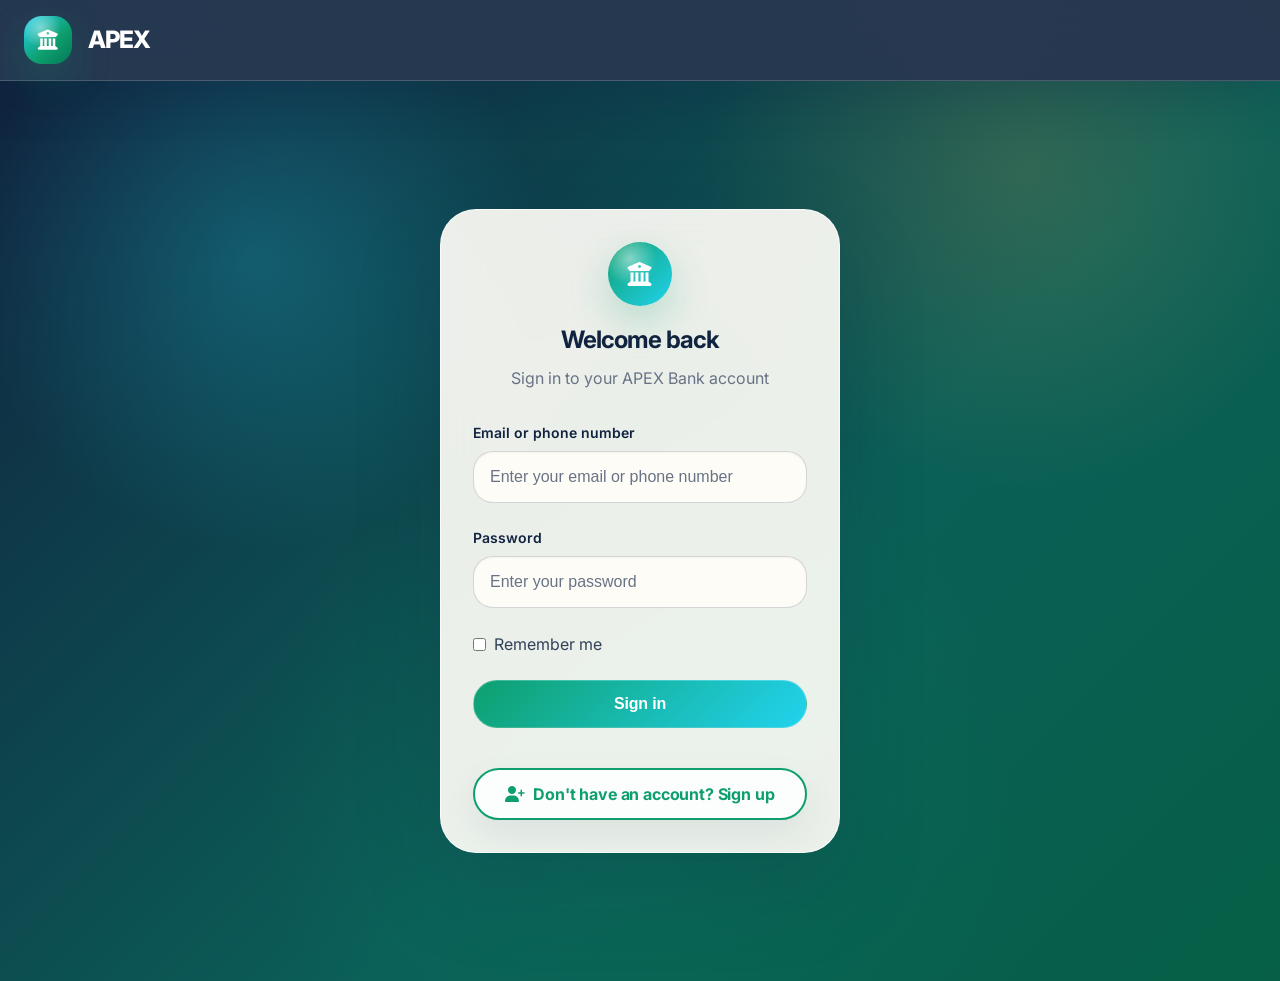
<file: account.html>
<!DOCTYPE html>
<html lang="en">
<head>
    <meta charset="UTF-8">
    <meta name="viewport" content="width=device-width, initial-scale=1.0">
    <title>Account - APEX Bank</title>
    <link rel="stylesheet" href="css/apex-styles.css">
    <link href="https://fonts.googleapis.com/css2?family=Inter:wght@300;400;500;600;700;800;900&display=swap" rel="stylesheet">
    <link rel="stylesheet" href="https://cdnjs.cloudflare.com/ajax/libs/font-awesome/6.4.0/css/all.min.css">
</head>
<body>
    <!-- Navigation -->
    <nav class="apex-nav">
        <div class="apex-nav-container">
            <a href="index.html" class="apex-brand">
                <div class="apex-brand-icon">
                    <i class="fas fa-university"></i>
                </div>
                <span>APEX</span>
            </a>
            
            <!-- Desktop Navigation Menu -->
            <div class="apex-nav-menu">
                <a href="home.html" class="apex-nav-link">
                    <i class="fas fa-home"></i>
                    <span>Home</span>
                </a>
                <a href="account.html" class="apex-nav-link">
                    <i class="fas fa-credit-card"></i>
                    <span>Account</span>
                </a>
                <a href="goals.html" class="apex-nav-link">
                    <i class="fas fa-piggy-bank"></i>
                    <span>Goals</span>
                </a>
                <a href="move.html" class="apex-nav-link">
                    <i class="fas fa-exchange-alt"></i>
                    <span>Move</span>
                </a>
                <a href="analytics.html" class="apex-nav-link">
                    <i class="fas fa-chart-line"></i>
                    <span>Analytics</span>
                </a>
                <a href="credit.html" class="apex-nav-link">
                    <i class="fas fa-credit-card"></i>
                    <span>Credit</span>
                </a>
                <div class="apex-nav-dropdown">
                    <button class="apex-nav-link apex-nav-dropdown-toggle">
                        <i class="fas fa-ellipsis-h"></i>
                        <span>More</span>
                        <i class="fas fa-chevron-down" style="font-size: 0.7rem; margin-left: 4px;"></i>
                    </button>
                    <div class="apex-nav-dropdown-menu">
                        <a href="settings.html" class="apex-nav-dropdown-item">
                            <i class="fas fa-cog"></i>
                            Settings
                        </a>
                        <a href="help.html" class="apex-nav-dropdown-item">
                            <i class="fas fa-question-circle"></i>
                            Help
                        </a>
                        <a href="notifications.html" class="apex-nav-dropdown-item">
                            <i class="fas fa-bell"></i>
                            Notifications
                        </a>
                        <a href="profile.html" class="apex-nav-dropdown-item">
                            <i class="fas fa-user"></i>
                            Profile
                        </a>
                    </div>
                </div>
            </div>
            
            <!-- Mobile Menu Toggle -->
            <button class="apex-nav-toggle" id="mobileMenuToggle">
                <i class="fas fa-bars"></i>
            </button>
        </div>
    </nav>

    <!-- Main Content -->
    <main>
        <div class="apex-container apex-section">
            <div style="text-align: center; margin-bottom: var(--apex-spacing-10);">
                <h1 style="font-size: var(--apex-font-size-3xl); font-weight: 700; color: var(--apex-dark-blue); margin-bottom: var(--apex-spacing-4);">
                    Account Overview
                </h1>
                <p style="font-size: var(--apex-font-size-lg); color: var(--apex-medium-gray);">
                    Manage your accounts and view details
                </p>
            </div>

            <div class="apex-grid">
                <div class="apex-card">
                    <div style="display: flex; align-items: center; gap: var(--apex-spacing-4); margin-bottom: var(--apex-spacing-4);">
                        <div style="width: 48px; height: 48px; background: var(--apex-green-pale); border-radius: var(--apex-radius-full); display: flex; align-items: center; justify-content: center; font-size: var(--apex-font-size-lg); color: var(--apex-primary-green);">
                            <i class="fas fa-wallet"></i>
                        </div>
                        <div>
                            <h3 style="font-size: var(--apex-font-size-lg); font-weight: 600; color: var(--apex-dark-blue);">Spending Account</h3>
                            <p style="color: var(--apex-medium-gray); font-size: var(--apex-font-size-sm);">Main checking account</p>
                        </div>
                    </div>
                    <div id="spending-balance" style="font-size: var(--apex-font-size-2xl); font-weight: 700; color: var(--apex-dark-blue); margin-bottom: var(--apex-spacing-2);">
                        $0.00
                    </div>
                    <p style="color: var(--apex-medium-gray); font-size: var(--apex-font-size-sm);" id="accountEnding">
                        Account ending in 8234
                    </p>
                </div>
                
                <div class="apex-card">
                    <div style="display: flex; align-items: center; gap: var(--apex-spacing-4); margin-bottom: var(--apex-spacing-4);">
                        <div style="width: 48px; height: 48px; background: var(--apex-blue-pale); border-radius: var(--apex-radius-full); display: flex; align-items: center; justify-content: center; font-size: var(--apex-font-size-lg); color: var(--apex-light-blue);">
                            <i class="fas fa-piggy-bank"></i>
                        </div>
                        <div>
                            <h3 style="font-size: var(--apex-font-size-lg); font-weight: 600; color: var(--apex-dark-blue);">Savings Account</h3>
                            <p style="color: var(--apex-medium-gray); font-size: var(--apex-font-size-sm);">High-yield savings</p>
                        </div>
                    </div>
                    <div id="savings-balance" style="font-size: var(--apex-font-size-2xl); font-weight: 700; color: var(--apex-dark-blue); margin-bottom: var(--apex-spacing-2);">
                        $0.00
                    </div>
                    <p style="color: var(--apex-medium-gray); font-size: var(--apex-font-size-sm);">
                        0.50% APY
                    </p>
                </div>
            </div>

            <div class="apex-card" style="margin-top: var(--apex-spacing-6);">
                <h3 style="font-size: var(--apex-font-size-xl); font-weight: 600; color: var(--apex-dark-blue); margin-bottom: var(--apex-spacing-4);">Account Settings</h3>
                <div style="display: flex; flex-direction: column; gap: var(--apex-spacing-3);">
                    <button class="apex-btn apex-btn-secondary apex-btn-full">
                        <i class="fas fa-credit-card"></i>
                        Card Management
                    </button>
                    <button class="apex-btn apex-btn-secondary apex-btn-full">
                        <i class="fas fa-file-invoice"></i>
                        Statements & Documents
                    </button>
                    <button class="apex-btn apex-btn-secondary apex-btn-full">
                        <i class="fas fa-download"></i>
                        Download Account Info
                    </button>
                </div>
            </div>
        </div>
    </main>

    <!-- Mobile Navigation Bar -->
    <div class="apex-mobile-bar">
        <a href="home.html" class="apex-mobile-item">
            <i class="fas fa-home"></i>
            <span>Home</span>
        </a>
        <a href="account.html" class="apex-mobile-item active">
            <i class="fas fa-credit-card"></i>
            <span>Account</span>
        </a>
        <a href="goals.html" class="apex-mobile-item">
            <i class="fas fa-piggy-bank"></i>
            <span>Goals</span>
        </a>
        <a href="move.html" class="apex-mobile-item">
            <i class="fas fa-exchange-alt"></i>
            <span>Move</span>
        </a>
        <a href="analytics.html" class="apex-mobile-item">
            <i class="fas fa-chart-line"></i>
            <span>Analytics</span>
        </a>
        <a href="#" class="apex-mobile-item" onclick="showMoreMenu()">
            <i class="fas fa-ellipsis-h"></i>
            <span>More</span>
        </a>
    </div>

    <!-- Toast Notification -->
    <div id="apexToast" class="apex-toast">
        <i class="fas fa-check-circle"></i>
        <span id="toastMessage">Account loaded!</span>
    </div>

    <!-- Scripts -->
    <script src="js/chime-app-fixed.js"></script>
    
    <script>
        // Use the shared balance updater from `js/chime-app-fixed.js`
        document.addEventListener('DOMContentLoaded', () => {
            if (typeof updateAccountPageBalances === 'function') {
                updateAccountPageBalances();
            }
        });
    </script>
    
    <script>
        // Update account numbers when page loads
        if (typeof updateAccountNumbers === 'function') {
            updateAccountNumbers();
        }
    </script>
    
    <!-- Mobile Navigation Script -->
    <script>
        document.addEventListener('DOMContentLoaded', function() {
            const mobileToggle = document.getElementById('mobileMenuToggle');
            const navMenu = document.querySelector('.apex-nav-menu');
            
            if (mobileToggle && navMenu) {
                mobileToggle.addEventListener('click', function() {
                    if (navMenu.style.display === 'flex') {
                        navMenu.style.display = 'none';
                    } else {
                        navMenu.style.display = 'flex';
                        navMenu.style.position = 'absolute';
                        navMenu.style.top = '100%';
                        navMenu.style.left = '0';
                        navMenu.style.right = '0';
                        navMenu.style.background = 'var(--apex-navy)';
                        navMenu.style.flexDirection = 'column';
                        navMenu.style.padding = 'var(--apex-spacing-4)';
                        navMenu.style.boxShadow = 'var(--apex-shadow-2xl)';
                    }
                });
            }
        });
    </script>

    <!-- Floating More button removed (top-nav dropdown is the single source of truth). -->
</body>
</html>
</file>
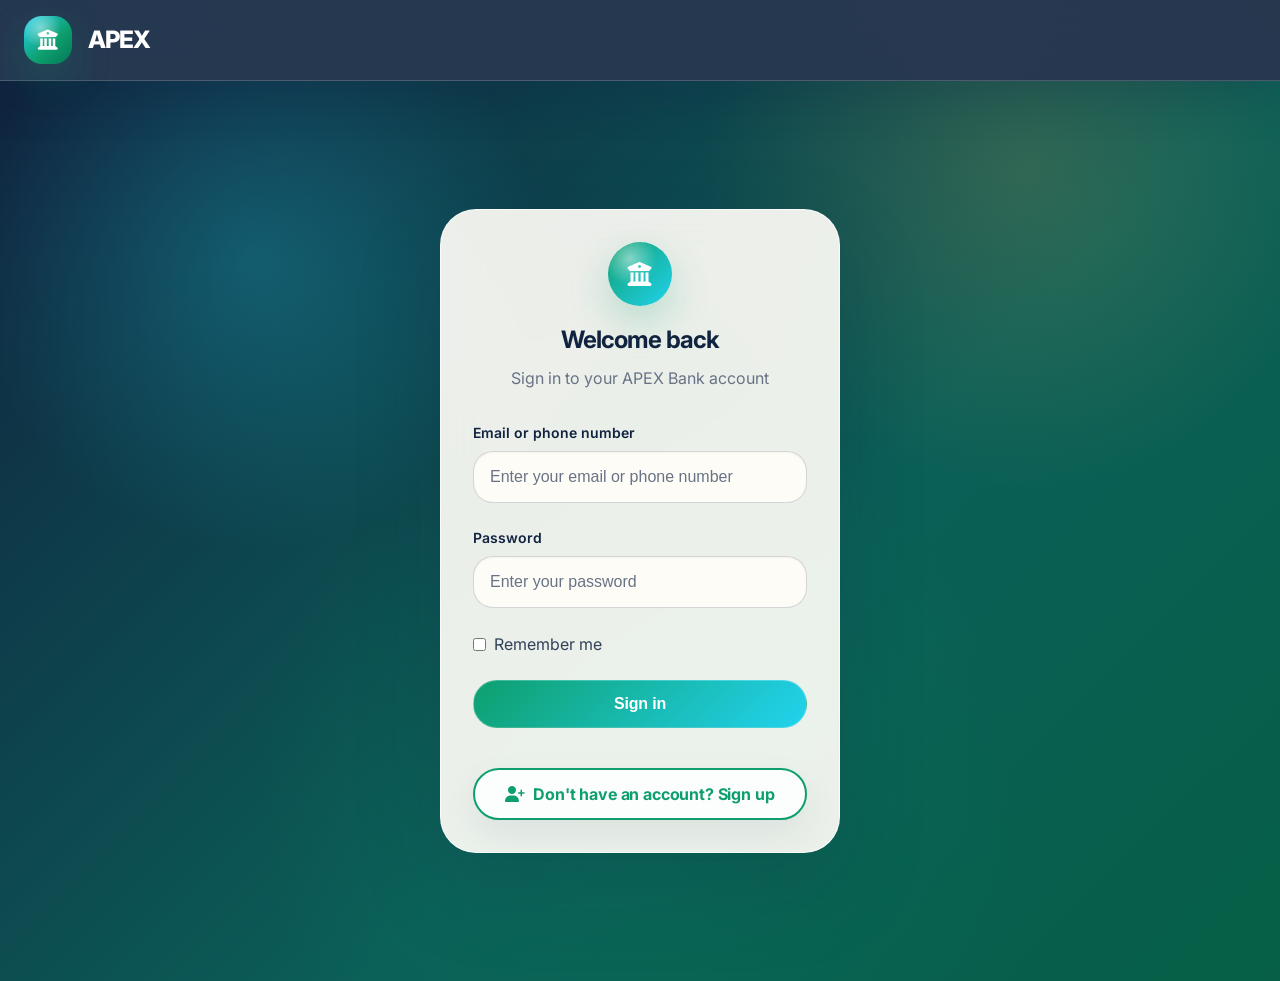
<file: analytics.html>
<!DOCTYPE html>
<html lang="en">
<head>
    <meta charset="UTF-8">
    <meta name="viewport" content="width=device-width, initial-scale=1.0">
    <title>Analytics - APEX Bank</title>
    <link rel="stylesheet" href="css/apex-styles.css">
    <link href="https://fonts.googleapis.com/css2?family=Inter:wght@300;400;500;600;700;800;900&display=swap" rel="stylesheet">
    <link rel="stylesheet" href="https://cdnjs.cloudflare.com/ajax/libs/font-awesome/6.4.0/css/all.min.css">
</head>
<body>
    <!-- Navigation -->
    <nav class="apex-nav">
        <div class="apex-nav-container">
            <a href="index.html" class="apex-brand">
                <div class="apex-brand-icon">
                    <i class="fas fa-university"></i>
                </div>
                <span>APEX</span>
            </a>
            
            <!-- Desktop Navigation Menu -->
            <div class="apex-nav-menu">
                <a href="home.html" class="apex-nav-link">
                    <i class="fas fa-home"></i>
                    <span>Home</span>
                </a>
                <a href="account.html" class="apex-nav-link">
                    <i class="fas fa-credit-card"></i>
                    <span>Account</span>
                </a>
                <a href="goals.html" class="apex-nav-link">
                    <i class="fas fa-piggy-bank"></i>
                    <span>Goals</span>
                </a>
                <a href="move.html" class="apex-nav-link">
                    <i class="fas fa-exchange-alt"></i>
                    <span>Move</span>
                </a>
                <a href="analytics.html" class="apex-nav-link">
                    <i class="fas fa-chart-line"></i>
                    <span>Analytics</span>
                </a>
                <a href="credit.html" class="apex-nav-link">
                    <i class="fas fa-credit-card"></i>
                    <span>Credit</span>
                </a>
                <div class="apex-nav-dropdown">
                    <button class="apex-nav-link apex-nav-dropdown-toggle">
                        <i class="fas fa-ellipsis-h"></i>
                        <span>More</span>
                        <i class="fas fa-chevron-down" style="font-size: 0.7rem; margin-left: 4px;"></i>
                    </button>
                    <div class="apex-nav-dropdown-menu">
                        <a href="settings.html" class="apex-nav-dropdown-item">
                            <i class="fas fa-cog"></i>
                            Settings
                        </a>
                        <a href="help.html" class="apex-nav-dropdown-item">
                            <i class="fas fa-question-circle"></i>
                            Help
                        </a>
                        <a href="notifications.html" class="apex-nav-dropdown-item">
                            <i class="fas fa-bell"></i>
                            Notifications
                        </a>
                        <a href="profile.html" class="apex-nav-dropdown-item">
                            <i class="fas fa-user"></i>
                            Profile
                        </a>
                    </div>
                </div>
            </div>
            
            <!-- Mobile Menu Toggle -->
            <button class="apex-nav-toggle" id="mobileMenuToggle">
                <i class="fas fa-bars"></i>
            </button>
        </div>
    </nav>

    <!-- Main Content -->
    <main>
        <div class="apex-container apex-section">
            <div style="text-align: center; margin-bottom: var(--apex-spacing-10);">
                <h1 style="font-size: var(--apex-font-size-3xl); font-weight: 700; color: var(--apex-dark-blue); margin-bottom: var(--apex-spacing-4);">
                    Spending Analytics
                </h1>
                <p style="font-size: var(--apex-font-size-lg); color: var(--apex-medium-gray);">
                    Track your spending habits and patterns
                </p>
            </div>

            <div class="apex-grid">
                <div class="apex-card">
                    <h3 style="font-size: var(--apex-font-size-lg); font-weight: 600; margin-bottom: var(--apex-spacing-4);">This Month</h3>
                    <div style="font-size: var(--apex-font-size-2xl); font-weight: 700; color: var(--apex-error); margin-bottom: var(--apex-spacing-2);">
                        $0.00
                    </div>
                    <p style="color: var(--apex-medium-gray); font-size: var(--apex-font-size-sm);">
                        No spending this month
                    </p>
                </div>
                
                <div class="apex-card">
                    <h3 style="font-size: var(--apex-font-size-lg); font-weight: 600; margin-bottom: var(--apex-spacing-4);">Average Daily</h3>
                    <div style="font-size: var(--apex-font-size-2xl); font-weight: 700; color: var(--apex-dark-blue); margin-bottom: var(--apex-spacing-2);">
                        $0.00
                    </div>
                    <p style="color: var(--apex-medium-gray); font-size: var(--apex-font-size-sm);">
                        Based on last 30 days
                    </p>
                </div>
            </div>

            <div class="apex-card" style="margin-top: var(--apex-spacing-6);">
                <h3 style="font-size: var(--apex-font-size-xl); font-weight: 600; color: var(--apex-dark-blue); margin-bottom: var(--apex-spacing-4);">Spending by Category</h3>
                <div style="text-align: center; padding: var(--apex-spacing-8) var(--apex-spacing-4); color: var(--apex-medium-gray);">
                    <div style="font-size: 3rem; margin-bottom: var(--apex-spacing-4); opacity: 0.3;">
                        <i class="fas fa-chart-pie"></i>
                    </div>
                    <h4 style="font-size: var(--apex-font-size-lg); font-weight: 600; color: var(--apex-dark-gray); margin-bottom: var(--apex-spacing-2);">No spending data yet</h4>
                    <p style="font-size: var(--apex-font-size-sm); margin: 0;">Start using your account to see spending analytics</p>
                </div>
            </div>
        </div>
    </main>

    <!-- Mobile Navigation Bar -->
    <div class="apex-mobile-bar">
        <a href="home.html" class="apex-mobile-item">
            <i class="fas fa-home"></i>
            <span>Home</span>
        </a>
        <a href="account.html" class="apex-mobile-item">
            <i class="fas fa-credit-card"></i>
            <span>Account</span>
        </a>
        <a href="goals.html" class="apex-mobile-item">
            <i class="fas fa-piggy-bank"></i>
            <span>Goals</span>
        </a>
        <a href="move.html" class="apex-mobile-item">
            <i class="fas fa-exchange-alt"></i>
            <span>Move</span>
        </a>
        <a href="analytics.html" class="apex-mobile-item active">
            <i class="fas fa-chart-line"></i>
            <span>Analytics</span>
        </a>
        <a href="#" class="apex-mobile-item" onclick="showMoreMenu()">
            <i class="fas fa-ellipsis-h"></i>
            <span>More</span>
        </a>
    </div>

    <!-- Toast Notification -->
    <div id="chimeToast" class="apex-toast">
        <i class="fas fa-check-circle"></i>
        <span id="toastMessage">Analytics loaded!</span>
    </div>

    <!-- Mobile Navigation Script -->
    <script>
        document.addEventListener('DOMContentLoaded', function() {
            const mobileToggle = document.getElementById('mobileMenuToggle');
            const navMenu = document.querySelector('.apex-nav-menu');
            
            if (mobileToggle && navMenu) {
                mobileToggle.addEventListener('click', function() {
                    if (navMenu.style.display === 'flex') {
                        navMenu.style.display = 'none';
                    } else {
                        navMenu.style.display = 'flex';
                        navMenu.style.position = 'absolute';
                        navMenu.style.top = '100%';
                        navMenu.style.left = '0';
                        navMenu.style.right = '0';
                        navMenu.style.background = 'var(--apex-navy)';
                        navMenu.style.flexDirection = 'column';
                        navMenu.style.padding = 'var(--apex-spacing-4)';
                        navMenu.style.boxShadow = 'var(--apex-shadow-2xl)';
                    }
                });
            }
        });
    </script>

    <!-- Scripts -->
    <script src="js/chime-app-fixed.js"></script>
    
    </script>

    <!-- Floating More button removed (top-nav dropdown is the single source of truth). -->
</body>
</html>
</file>
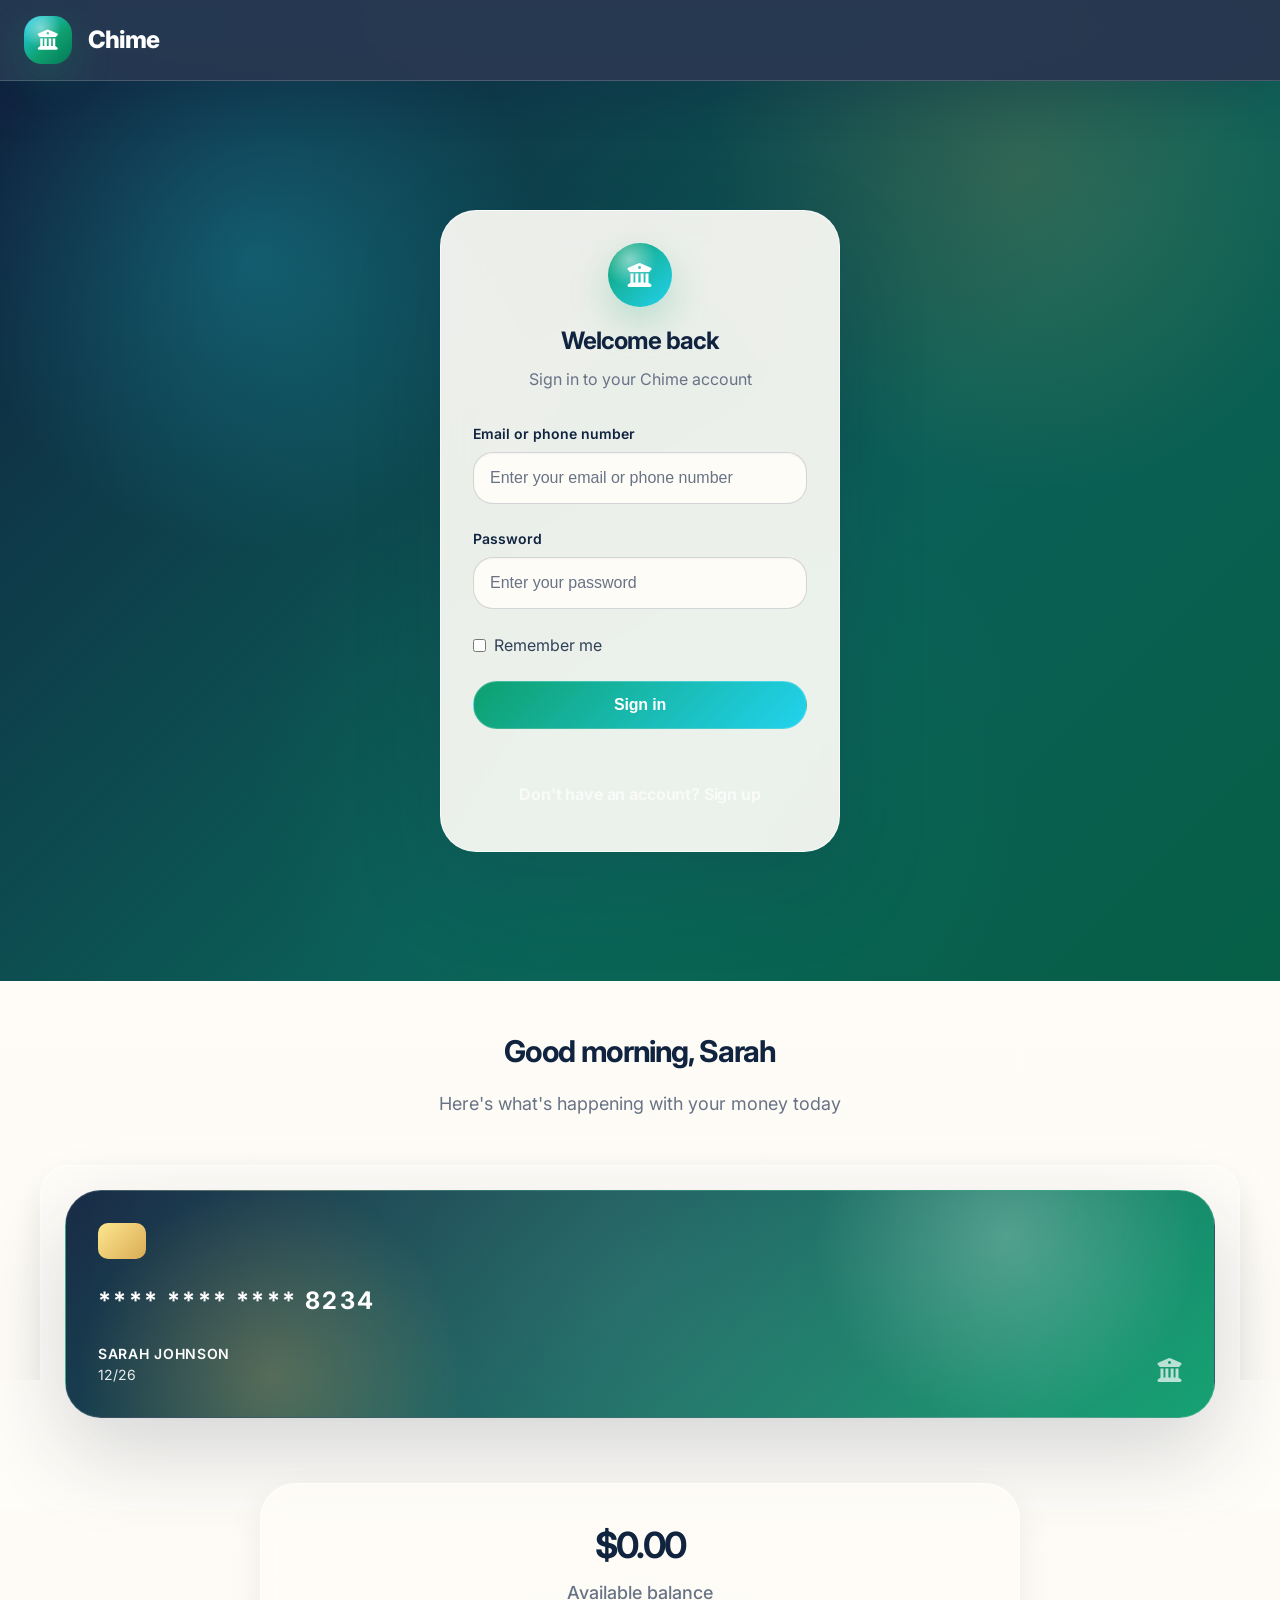
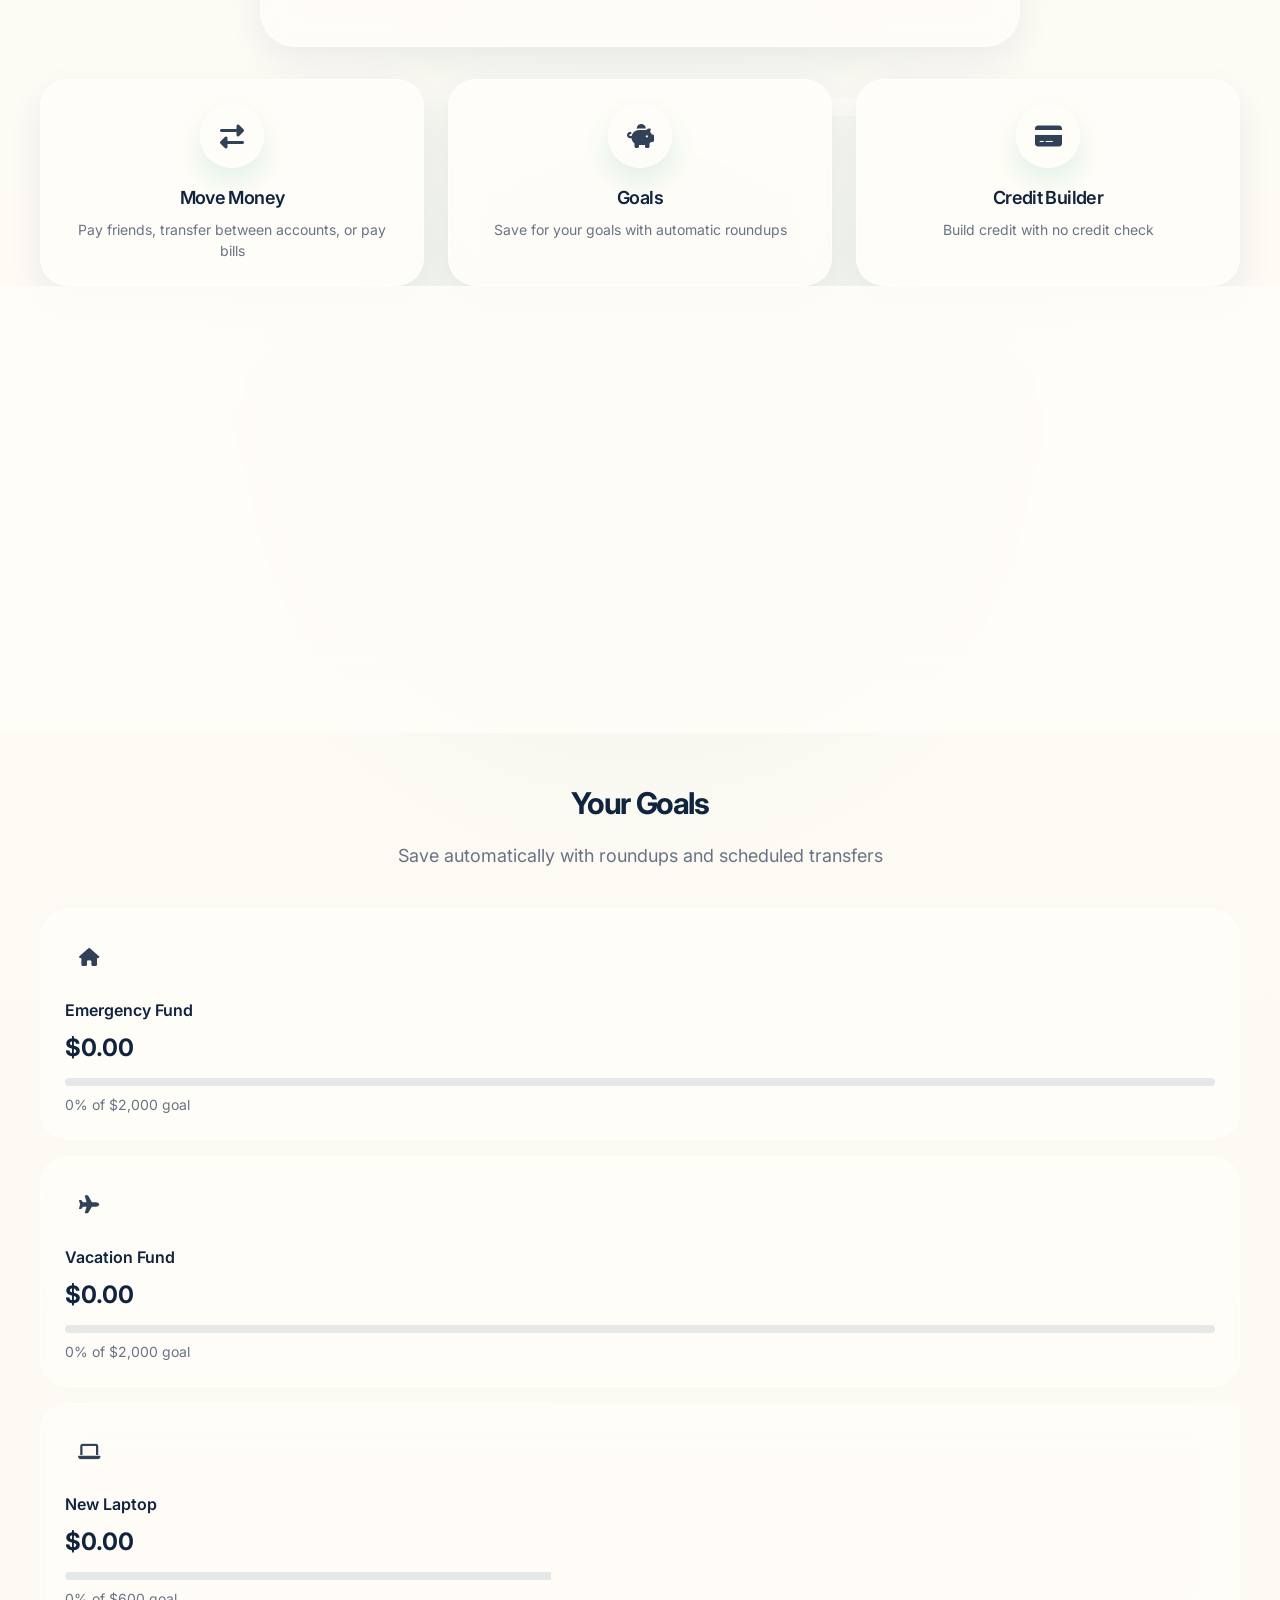
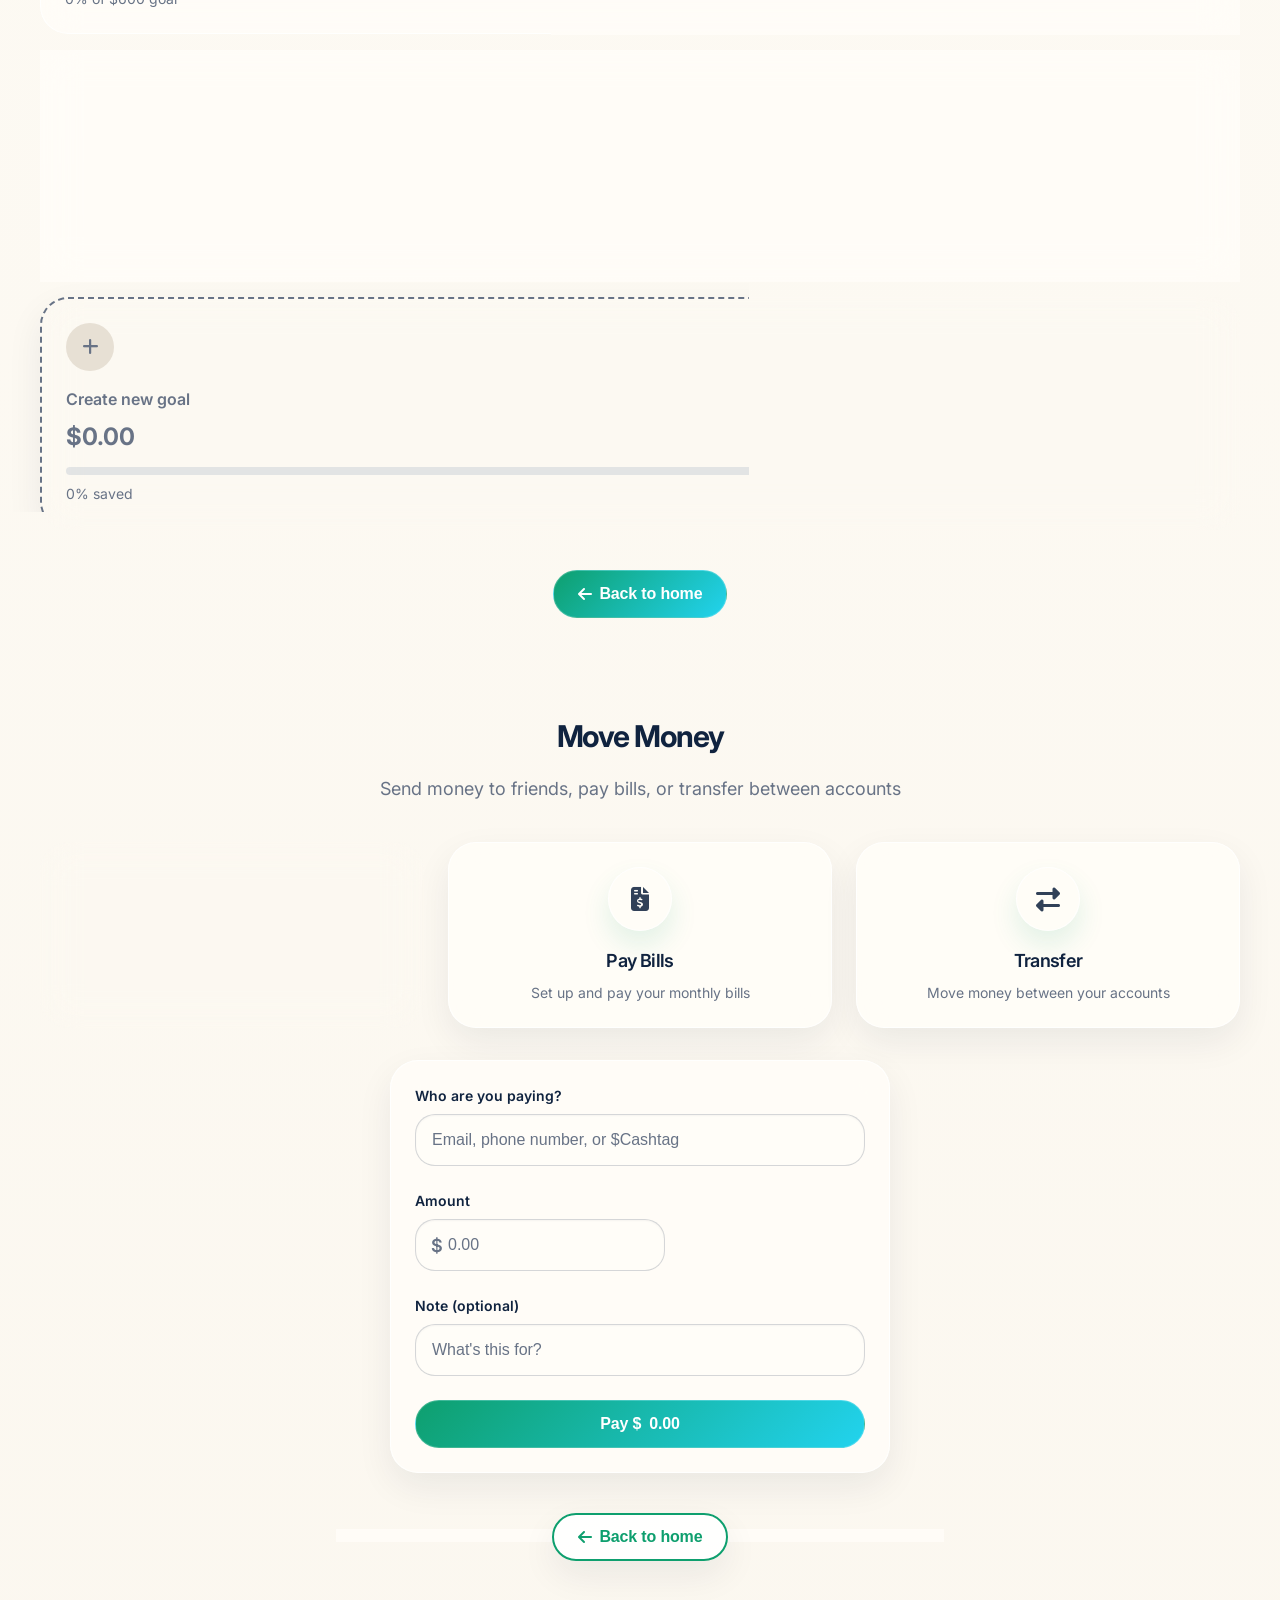
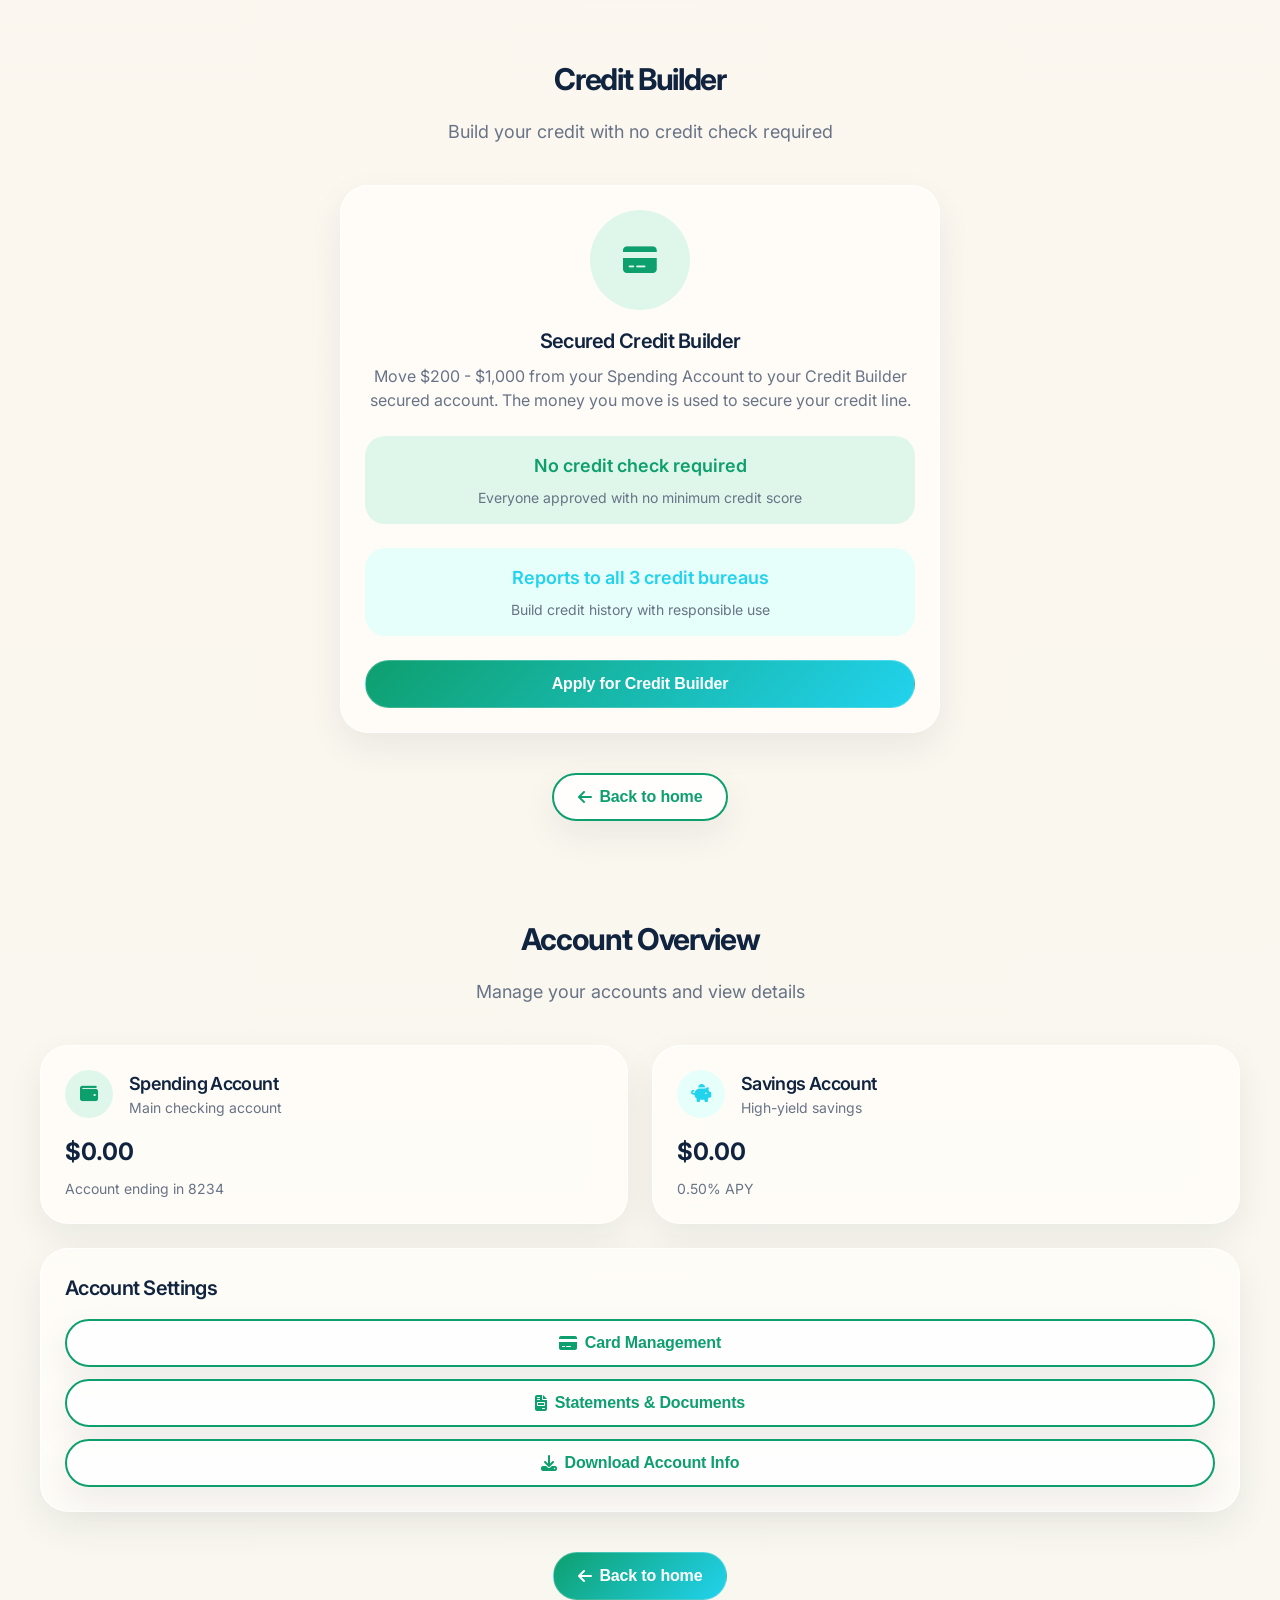
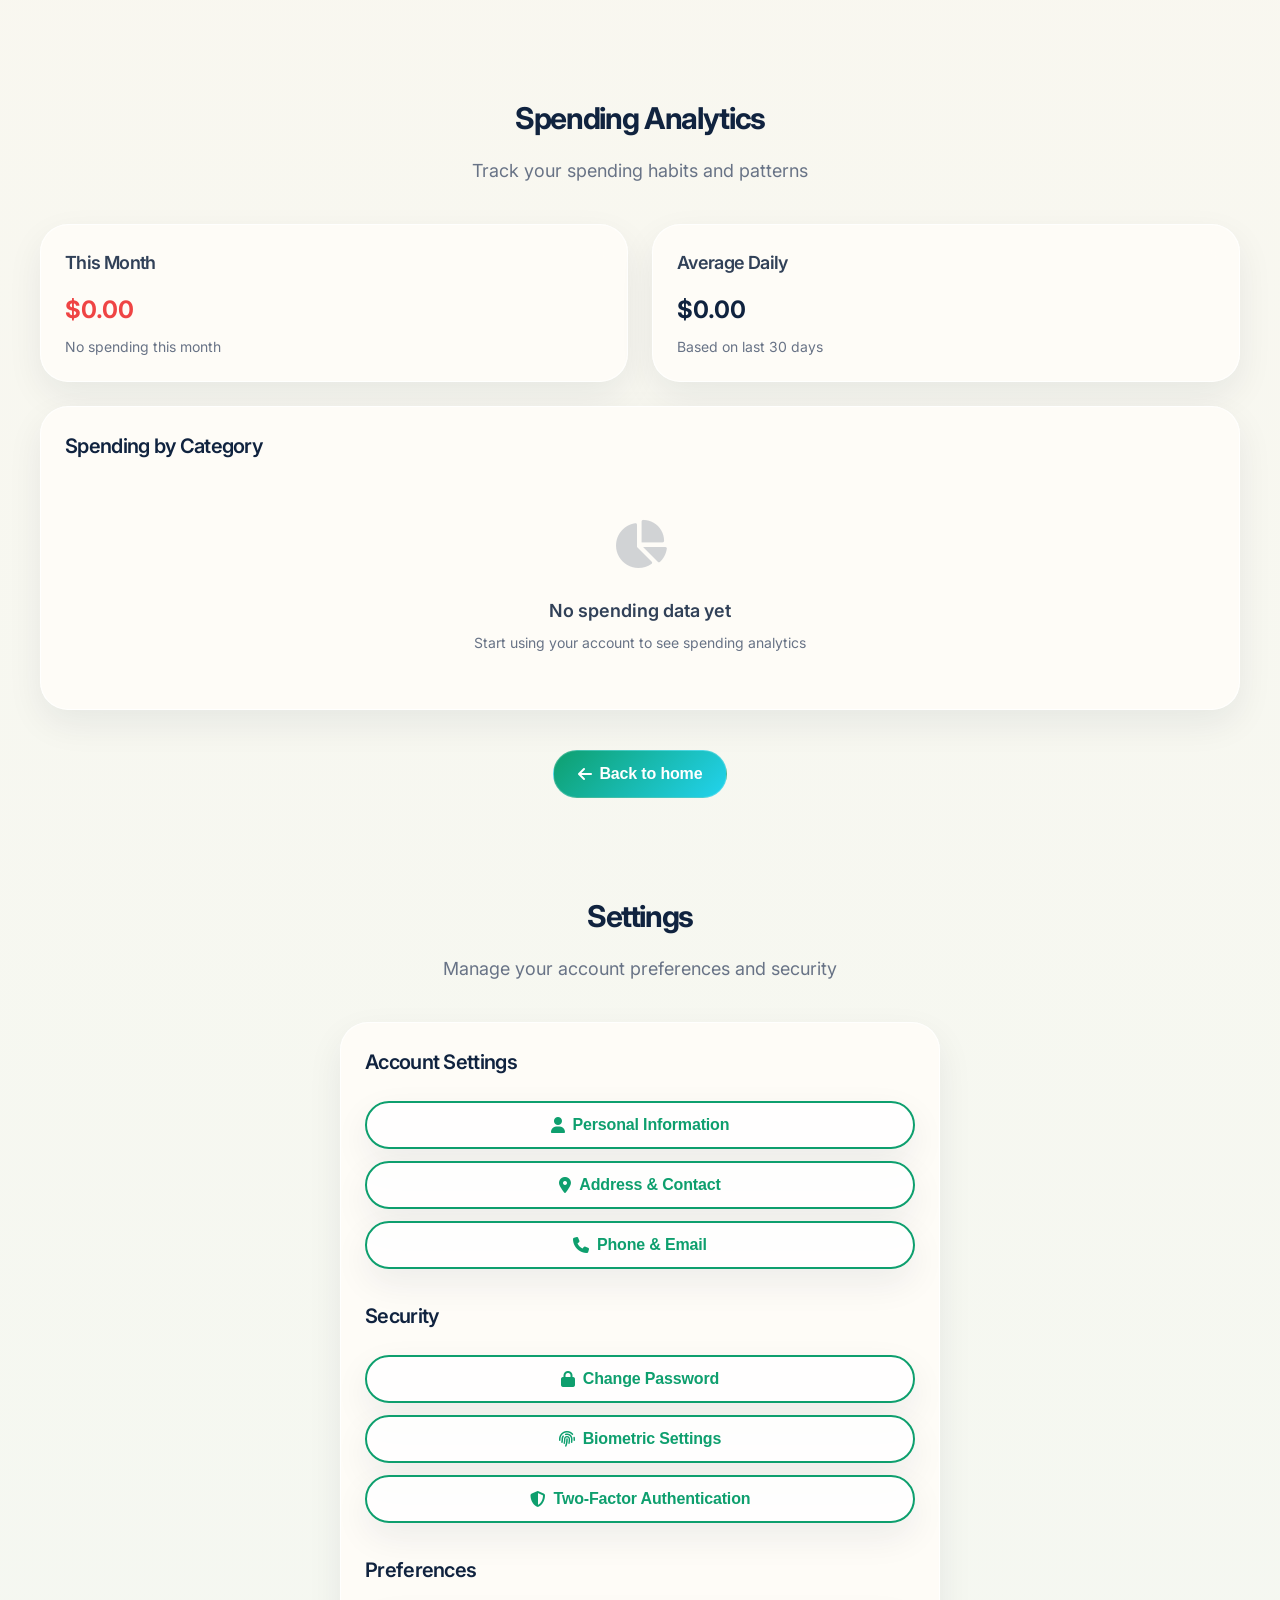
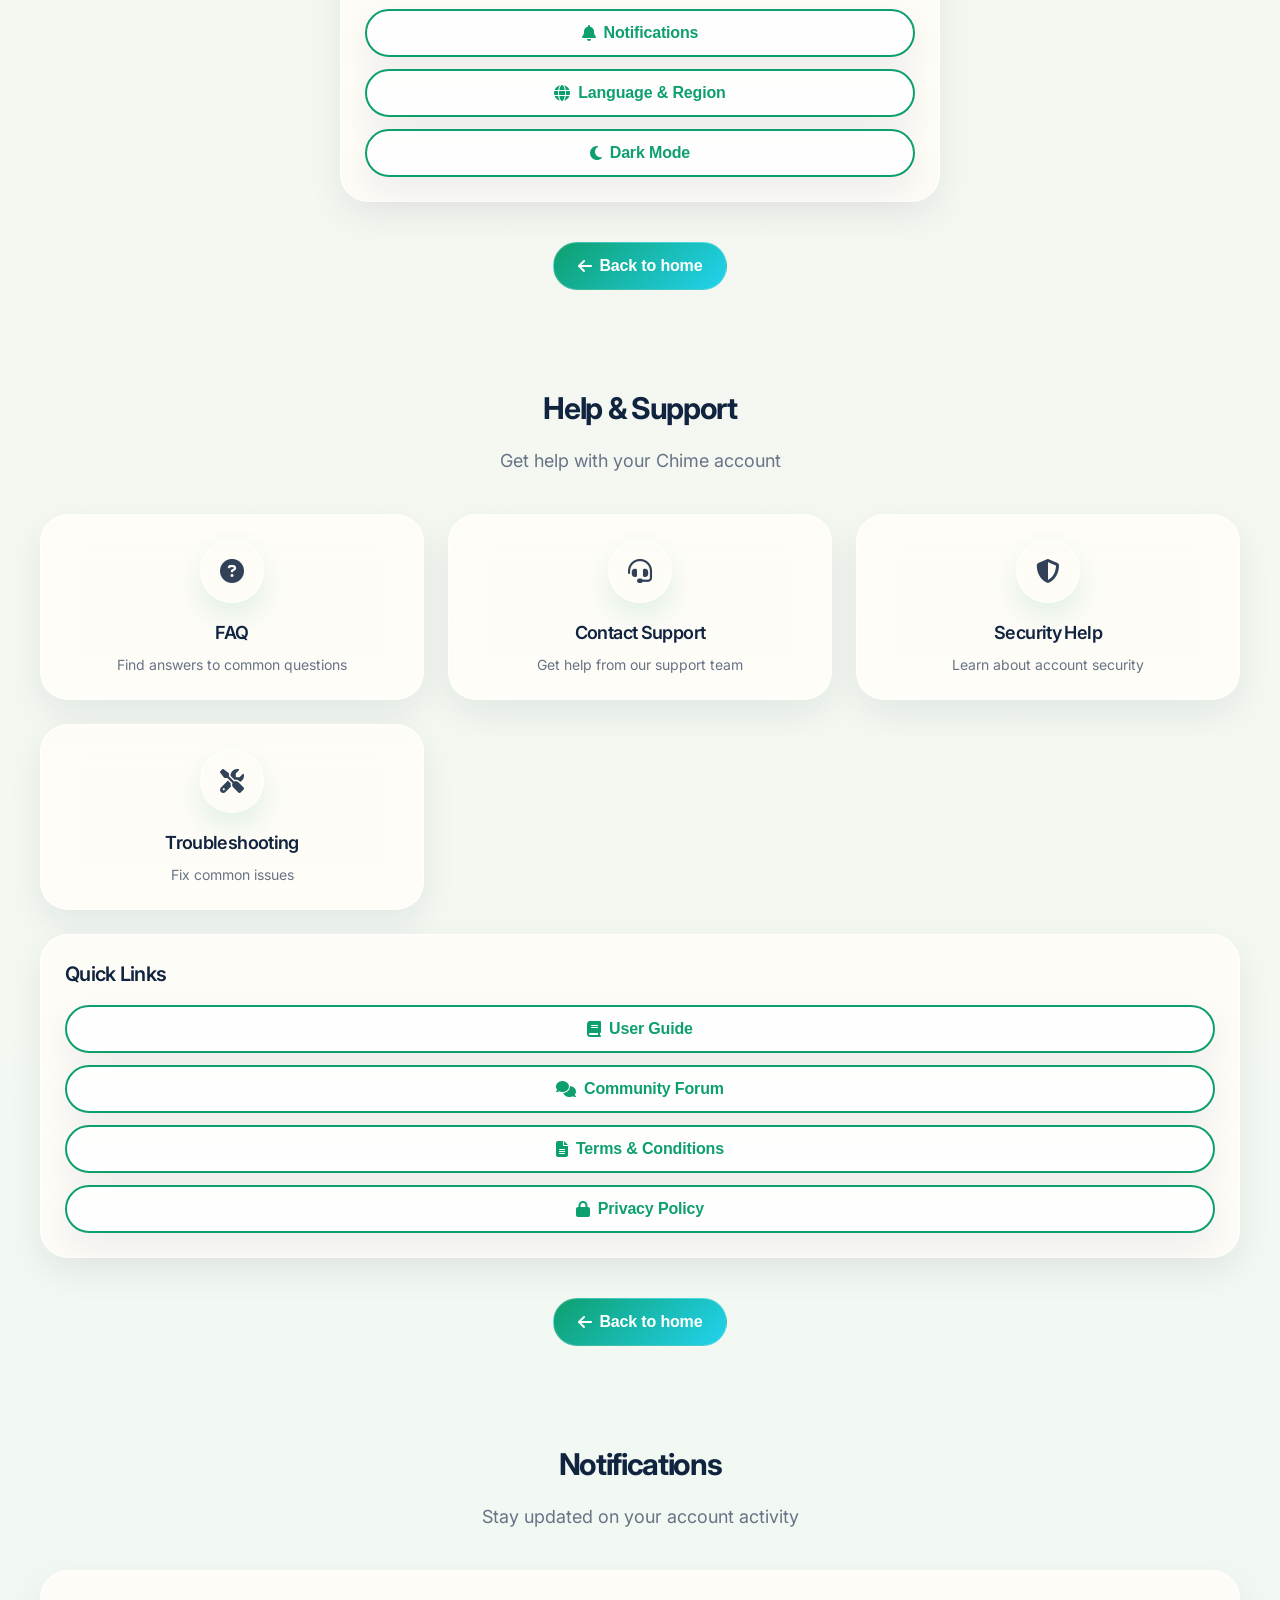
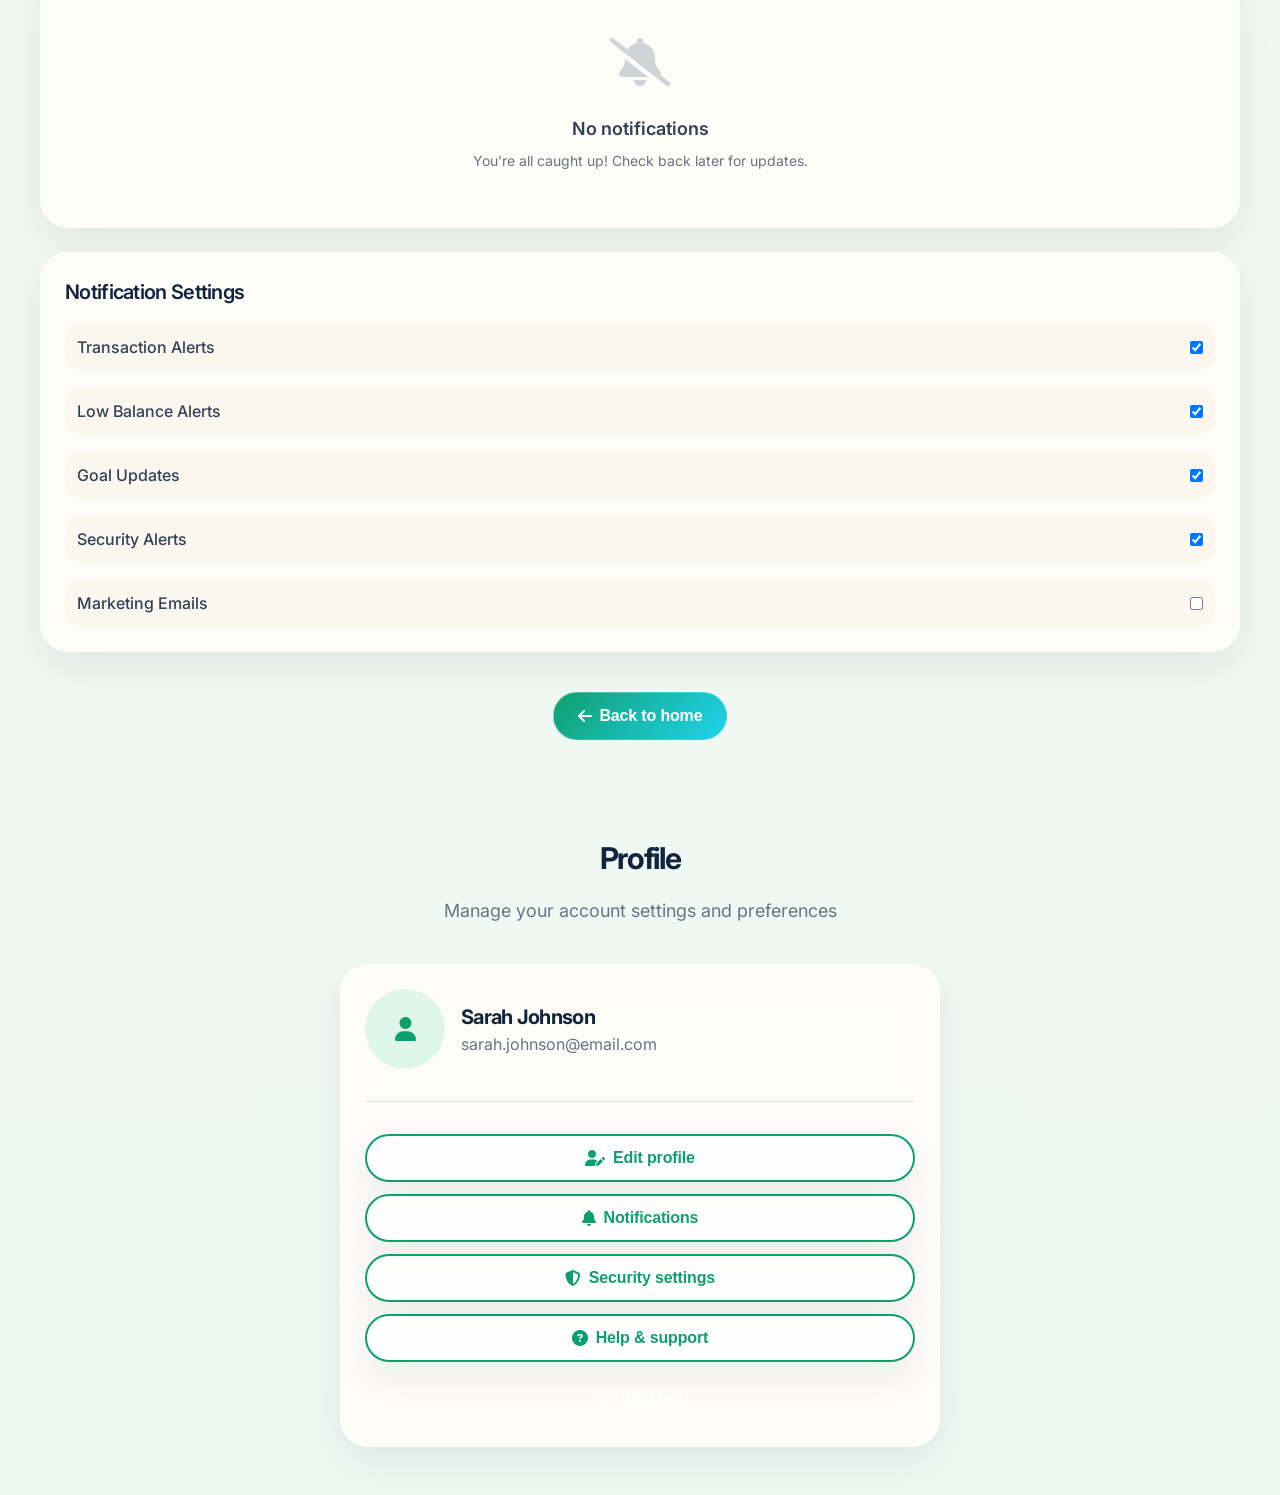
<file: chime-index.html>
<!DOCTYPE html>
<html lang="en">
<head>
    <meta charset="UTF-8">
    <meta name="viewport" content="width=device-width, initial-scale=1.0">
    <title>Chime - Banking That Works For You</title>
    <link rel="stylesheet" href="css/apex-styles.css">
    <link href="https://fonts.googleapis.com/css2?family=Inter:wght@300;400;500;600;700;800;900&display=swap" rel="stylesheet">
    <link rel="stylesheet" href="https://cdnjs.cloudflare.com/ajax/libs/font-awesome/6.4.0/css/all.min.css">
</head>
<body>
    <!-- Navigation -->
    <nav class="apex-nav">
        <div class="apex-nav-container">
            <a href="#" class="apex-brand">
                <div class="apex-brand-icon">
                    <i class="fas fa-university"></i>
                </div>
                <span>Chime</span>
            </a>
        </div>
    </nav>

    <!-- Main Content -->
    <main>
        <!-- Login Screen -->
        <section id="login-screen" class="apex-auth screen active">
            <div class="apex-auth-card">
                <div class="apex-auth-header">
                    <div class="apex-auth-logo">
                        <i class="fas fa-university"></i>
                    </div>
                    <h1 class="apex-auth-title">Welcome back</h1>
                    <p class="apex-auth-subtitle">Sign in to your Chime account</p>
                </div>
                
                <form class="apex-form" id="loginForm">
                    <div class="apex-form-group">
                        <label class="apex-label">Email or phone number</label>
                        <input type="text" class="apex-input" placeholder="Enter your email or phone number" id="loginEmail">
                    </div>
                    
                    <div class="apex-form-group">
                        <label class="apex-label">Password</label>
                        <input type="password" class="apex-input" placeholder="Enter your password" id="loginPassword">
                    </div>
                    
                    <div class="apex-form-group">
                        <label style="display: flex; align-items: center; gap: var(--apex-spacing-2);">
                            <input type="checkbox" id="rememberMe" style="width: auto;">
                            <span style="font-weight: normal;">Remember me</span>
                        </label>
                    </div>
                    
                    <button type="button" class="apex-btn apex-btn-primary apex-btn-full" onclick="apexLogin()">
                        Sign in
                    </button>
                    
                    <div style="text-align: center; margin-top: var(--apex-spacing-4);">
                        <a href="#" class="apex-btn apex-btn-ghost" onclick="showSignup()">Don't have an account? Sign up</a>
                    </div>
                </form>
            </div>
        </section>

        <!-- Home Screen -->
        <section id="home-screen" class="screen">
            <div class="apex-container apex-section">
                <!-- Welcome Section -->
                <div style="text-align: center; margin-bottom: var(--apex-spacing-12);">
                    <h1 style="font-size: var(--apex-font-size-3xl); font-weight: 700; color: var(--apex-dark-blue); margin-bottom: var(--apex-spacing-4);">
                        Good morning, <span id="userName">Sarah</span>
                    </h1>
                    <p style="font-size: var(--apex-font-size-lg); color: var(--apex-medium-gray);">
                        Here's what's happening with your money today
                    </p>
                </div>

                <!-- Chime Card -->
                <div class="apex-card" style="margin-bottom: var(--apex-spacing-10);">
                    <div class="apex-debit-card">
                        <div class="apex-card-chip"></div>
                        <div class="apex-card-number">**** **** **** 8234</div>
                        <div class="apex-card-info">
                            <div>
                                <div class="apex-card-holder">SARAH JOHNSON</div>
                                <div class="apex-card-expiry">12/26</div>
                            </div>
                            <div>
                                <i class="fas fa-university" style="font-size: var(--apex-font-size-2xl); opacity: 0.7;"></i>
                            </div>
                        </div>
                    </div>
                </div>

                <!-- Balance Display -->
                <div class="apex-balance">
                    <div class="apex-balance-amount" id="balanceAmount">$0.00</div>
                    <div class="apex-balance-label">Available balance</div>
                </div>

                <!-- Quick Actions -->
                <div class="apex-grid" style="margin-bottom: var(--apex-spacing-10);">
                    <div class="apex-feature-card" onclick="showMoveMoneyScreen()">
                        <div class="apex-feature-icon">
                            <i class="fas fa-exchange-alt"></i>
                        </div>
                        <h3 class="apex-feature-title">Move Money</h3>
                        <p class="apex-feature-description">Pay friends, transfer between accounts, or pay bills</p>
                    </div>
                    
                    <div class="apex-feature-card" onclick="showGoalsScreen()">
                        <div class="apex-feature-icon">
                            <i class="fas fa-piggy-bank"></i>
                        </div>
                        <h3 class="apex-feature-title">Goals</h3>
                        <p class="apex-feature-description">Save for your goals with automatic roundups</p>
                    </div>
                    
                    <div class="apex-feature-card" onclick="showCreditScreen()">
                        <div class="apex-feature-icon">
                            <i class="fas fa-credit-card"></i>
                        </div>
                        <h3 class="apex-feature-title">Credit Builder</h3>
                        <p class="apex-feature-description">Build credit with no credit check</p>
                    </div>
                </div>

                <!-- Recent Transactions -->
                <div class="apex-card">
                    <div class="apex-card-header">
                        <h2 class="apex-card-title">Recent transactions</h2>
                        <a href="#" class="apex-btn apex-btn-ghost" onclick="showAllTransactions()">See all</a>
                    </div>
                    <div class="apex-transaction-list" id="recentTransactions">
                        <div style="text-align: center; padding: var(--apex-spacing-8) var(--apex-spacing-4); color: var(--apex-medium-gray);">
                            <div style="font-size: 3rem; margin-bottom: var(--apex-spacing-4); opacity: 0.3;">
                                <i class="fas fa-receipt"></i>
                            </div>
                            <h4 style="font-size: var(--apex-font-size-lg); font-weight: 600; color: var(--apex-dark-gray); margin-bottom: var(--apex-spacing-2);">No transactions yet</h4>
                            <p style="font-size: var(--apex-font-size-sm); margin: 0;">Start using your account to see your transaction history</p>
                        </div>
                    </div>
                </div>
            </div>
        </section>

        <!-- Goals Screen -->
        <section id="goals-screen" class="screen">
            <div class="apex-container apex-section">
                <div style="text-align: center; margin-bottom: var(--apex-spacing-10);">
                    <h1 style="font-size: var(--apex-font-size-3xl); font-weight: 700; color: var(--apex-dark-blue); margin-bottom: var(--apex-spacing-4);">
                        Your Goals
                    </h1>
                    <p style="font-size: var(--apex-font-size-lg); color: var(--apex-medium-gray);">
                        Save automatically with roundups and scheduled transfers
                    </p>
                </div>

                <div class="apex-goals" id="goalsList">
                    <div class="apex-goal">
                        <div class="apex-goal-icon">
                            <i class="fas fa-home"></i>
                        </div>
                        <div class="apex-goal-name">Emergency Fund</div>
                        <div class="apex-goal-amount">$0.00</div>
                        <div class="apex-goal-progress">
                            <div class="apex-goal-progress-bar" style="width: 0%;"></div>
                        </div>
                        <div class="apex-goal-percentage">0% of $2,000 goal</div>
                    </div>
                    
                    <div class="apex-goal">
                        <div class="apex-goal-icon">
                            <i class="fas fa-plane"></i>
                        </div>
                        <div class="apex-goal-name">Vacation Fund</div>
                        <div class="apex-goal-amount">$0.00</div>
                        <div class="apex-goal-progress">
                            <div class="apex-goal-progress-bar" style="width: 0%;"></div>
                        </div>
                        <div class="apex-goal-percentage">0% of $2,000 goal</div>
                    </div>
                    
                    <div class="apex-goal">
                        <div class="apex-goal-icon">
                            <i class="fas fa-laptop"></i>
                        </div>
                        <div class="apex-goal-name">New Laptop</div>
                        <div class="apex-goal-amount">$0.00</div>
                        <div class="apex-goal-progress">
                            <div class="apex-goal-progress-bar" style="width: 0%;"></div>
                        </div>
                        <div class="apex-goal-percentage">0% of $600 goal</div>
                    </div>
                    
                    <div class="apex-goal">
                        <div class="apex-goal-icon">
                            <i class="fas fa-gift"></i>
                        </div>
                        <div class="apex-goal-name">Holiday Gifts</div>
                        <div class="apex-goal-amount">$0.00</div>
                        <div class="apex-goal-progress">
                            <div class="apex-goal-progress-bar" style="width: 0%;"></div>
                        </div>
                        <div class="apex-goal-percentage">0% of $600 goal</div>
                    </div>
                    
                    <div class="apex-goal" style="border: 2px dashed var(--apex-medium-gray); background: transparent; cursor: pointer;" onclick="createNewGoal()">
                        <div class="apex-goal-icon" style="background: var(--apex-light-gray);">
                            <i class="fas fa-plus" style="color: var(--apex-medium-gray);"></i>
                        </div>
                        <div class="apex-goal-name" style="color: var(--apex-medium-gray);">Create new goal</div>
                        <div class="apex-goal-amount" style="color: var(--apex-medium-gray);">$0.00</div>
                        <div class="apex-goal-progress">
                            <div class="apex-goal-progress-bar" style="width: 0%; background: var(--apex-medium-gray);"></div>
                        </div>
                        <div class="apex-goal-percentage" style="color: var(--apex-medium-gray);">0% saved</div>
                    </div>
                </div>

                <div style="text-align: center; margin-top: var(--apex-spacing-10);">
                    <button class="apex-btn apex-btn-primary" onclick="showHomeScreen()">
                        <i class="fas fa-arrow-left"></i>
                        Back to home
                    </button>
                </div>
            </div>
        </section>

        <!-- Move Money Screen -->
        <section id="move-screen" class="screen">
            <div class="apex-container apex-section">
                <div style="text-align: center; margin-bottom: var(--apex-spacing-10);">
                    <h1 style="font-size: var(--apex-font-size-3xl); font-weight: 700; color: var(--apex-dark-blue); margin-bottom: var(--apex-spacing-4);">
                        Move Money
                    </h1>
                    <p style="font-size: var(--apex-font-size-lg); color: var(--apex-medium-gray);">
                        Send money to friends, pay bills, or transfer between accounts
                    </p>
                </div>

                <div class="apex-grid" style="margin-bottom: var(--apex-spacing-8);">
                    <div class="apex-feature-card" onclick="showPayFriends()">
                        <div class="apex-feature-icon">
                            <i class="fas fa-user-friends"></i>
                        </div>
                        <h3 class="apex-feature-title">Pay Friends</h3>
                        <p class="apex-feature-description">Send money to anyone with their email or phone</p>
                    </div>
                    
                    <div class="apex-feature-card" onclick="showPayBills()">
                        <div class="apex-feature-icon">
                            <i class="fas fa-file-invoice-dollar"></i>
                        </div>
                        <h3 class="apex-feature-title">Pay Bills</h3>
                        <p class="apex-feature-description">Set up and pay your monthly bills</p>
                    </div>
                    
                    <div class="apex-feature-card" onclick="showTransferBetween()">
                        <div class="apex-feature-icon">
                            <i class="fas fa-exchange-alt"></i>
                        </div>
                        <h3 class="apex-feature-title">Transfer</h3>
                        <p class="apex-feature-description">Move money between your accounts</p>
                    </div>
                </div>

                <div class="apex-card" style="max-width: 500px; margin: 0 auto;">
                    <form class="apex-form">
                        <div class="apex-form-group">
                            <label class="apex-label">Who are you paying?</label>
                            <input type="text" class="apex-input" placeholder="Email, phone number, or $Cashtag" id="recipientName">
                        </div>
                        
                        <div class="apex-form-group">
                            <label class="apex-label">Amount</label>
                            <div style="position: relative;">
                                <span style="position: absolute; left: var(--apex-spacing-4); top: 50%; transform: translateY(-50%); font-size: var(--apex-font-size-lg); font-weight: 600; color: var(--apex-medium-gray);">$</span>
                                <input type="number" class="apex-input" placeholder="0.00" id="paymentAmount" style="padding-left: var(--apex-spacing-8);">
                            </div>
                        </div>
                        
                        <div class="apex-form-group">
                            <label class="apex-label">Note (optional)</label>
                            <input type="text" class="apex-input" placeholder="What's this for?" id="paymentNote">
                        </div>
                        
                        <button type="button" class="apex-btn apex-btn-primary apex-btn-full" onclick="makePayment()">
                            Pay $<span id="paymentAmountDisplay">0.00</span>
                        </button>
                    </form>
                </div>

                <div style="text-align: center; margin-top: var(--apex-spacing-10);">
                    <button class="apex-btn apex-btn-secondary" onclick="showHomeScreen()">
                        <i class="fas fa-arrow-left"></i>
                        Back to home
                    </button>
                </div>
            </div>
        </section>

        <!-- Credit Builder Screen -->
        <section id="credit-screen" class="screen">
            <div class="apex-container apex-section">
                <div style="text-align: center; margin-bottom: var(--apex-spacing-10);">
                    <h1 style="font-size: var(--apex-font-size-3xl); font-weight: 700; color: var(--apex-dark-blue); margin-bottom: var(--apex-spacing-4);">
                        Credit Builder
                    </h1>
                    <p style="font-size: var(--apex-font-size-lg); color: var(--apex-medium-gray);">
                        Build your credit with no credit check required
                    </p>
                </div>

                <div class="apex-card" style="max-width: 600px; margin: 0 auto; text-align: center;">
                    <div style="margin-bottom: var(--apex-spacing-6);">
                        <div style="width: 100px; height: 100px; background: var(--apex-green-pale); border-radius: var(--apex-radius-full); display: flex; align-items: center; justify-content: center; margin: 0 auto var(--apex-spacing-4); font-size: var(--apex-font-size-3xl); color: var(--apex-primary-green);">
                            <i class="fas fa-credit-card"></i>
                        </div>
                        <h3 style="font-size: var(--apex-font-size-xl); font-weight: 600; color: var(--apex-dark-blue); margin-bottom: var(--apex-spacing-2);">
                            Secured Credit Builder
                        </h3>
                        <p style="color: var(--apex-medium-gray); margin-bottom: var(--apex-spacing-4);">
                            Move $200 - $1,000 from your Spending Account to your Credit Builder secured account. 
                            The money you move is used to secure your credit line.
                        </p>
                    </div>

                    <div style="background: var(--apex-green-pale); border-radius: var(--apex-radius-xl); padding: var(--apex-spacing-4); margin-bottom: var(--apex-spacing-6);">
                        <div style="font-size: var(--apex-font-size-lg); font-weight: 600; color: var(--apex-primary-green); margin-bottom: var(--apex-spacing-2);">
                            No credit check required
                        </div>
                        <p style="color: var(--apex-medium-gray); font-size: var(--apex-font-size-sm);">
                            Everyone approved with no minimum credit score
                        </p>
                    </div>

                    <div style="background: var(--apex-blue-pale); border-radius: var(--apex-radius-xl); padding: var(--apex-spacing-4); margin-bottom: var(--apex-spacing-6);">
                        <div style="font-size: var(--apex-font-size-lg); font-weight: 600; color: var(--apex-light-blue); margin-bottom: var(--apex-spacing-2);">
                            Reports to all 3 credit bureaus
                        </div>
                        <p style="color: var(--apex-medium-gray); font-size: var(--apex-font-size-sm);">
                            Build credit history with responsible use
                        </p>
                    </div>

                    <button class="apex-btn apex-btn-primary apex-btn-full" onclick="applyForCreditBuilder()">
                        Apply for Credit Builder
                    </button>
                </div>

                <div style="text-align: center; margin-top: var(--apex-spacing-10);">
                    <button class="apex-btn apex-btn-secondary" onclick="showHomeScreen()">
                        <i class="fas fa-arrow-left"></i>
                        Back to home
                    </button>
                </div>
            </div>
        </section>

        <!-- Account Screen -->
        <section id="account-screen" class="screen">
            <div class="apex-container apex-section">
                <div style="text-align: center; margin-bottom: var(--apex-spacing-10);">
                    <h1 style="font-size: var(--apex-font-size-3xl); font-weight: 700; color: var(--apex-dark-blue); margin-bottom: var(--apex-spacing-4);">
                        Account Overview
                    </h1>
                    <p style="font-size: var(--apex-font-size-lg); color: var(--apex-medium-gray);">
                        Manage your accounts and view details
                    </p>
                </div>

                <div class="apex-grid">
                    <div class="apex-card">
                        <div style="display: flex; align-items: center; gap: var(--apex-spacing-4); margin-bottom: var(--apex-spacing-4);">
                            <div style="width: 48px; height: 48px; background: var(--apex-green-pale); border-radius: var(--apex-radius-full); display: flex; align-items: center; justify-content: center; font-size: var(--apex-font-size-lg); color: var(--apex-primary-green);">
                                <i class="fas fa-wallet"></i>
                            </div>
                            <div>
                                <h3 style="font-size: var(--apex-font-size-lg); font-weight: 600; color: var(--apex-dark-blue);">Spending Account</h3>
                                <p style="color: var(--apex-medium-gray); font-size: var(--apex-font-size-sm);">Main checking account</p>
                            </div>
                        </div>
                        <div style="font-size: var(--apex-font-size-2xl); font-weight: 700; color: var(--apex-dark-blue); margin-bottom: var(--apex-spacing-2);">
                            $0.00
                        </div>
                        <p style="color: var(--apex-medium-gray); font-size: var(--apex-font-size-sm);">
                            Account ending in 8234
                        </p>
                    </div>
                    
                    <div class="apex-card">
                        <div style="display: flex; align-items: center; gap: var(--apex-spacing-4); margin-bottom: var(--apex-spacing-4);">
                            <div style="width: 48px; height: 48px; background: var(--apex-blue-pale); border-radius: var(--apex-radius-full); display: flex; align-items: center; justify-content: center; font-size: var(--apex-font-size-lg); color: var(--apex-light-blue);">
                                <i class="fas fa-piggy-bank"></i>
                            </div>
                            <div>
                                <h3 style="font-size: var(--apex-font-size-lg); font-weight: 600; color: var(--apex-dark-blue);">Savings Account</h3>
                                <p style="color: var(--apex-medium-gray); font-size: var(--apex-font-size-sm);">High-yield savings</p>
                            </div>
                        </div>
                        <div style="font-size: var(--apex-font-size-2xl); font-weight: 700; color: var(--apex-dark-blue); margin-bottom: var(--apex-spacing-2);">
                            $0.00
                        </div>
                        <p style="color: var(--apex-medium-gray); font-size: var(--apex-font-size-sm);">
                            0.50% APY
                        </p>
                    </div>
                </div>

                <div class="apex-card" style="margin-top: var(--apex-spacing-6);">
                    <h3 style="font-size: var(--apex-font-size-xl); font-weight: 600; color: var(--apex-dark-blue); margin-bottom: var(--apex-spacing-4);">Account Settings</h3>
                    <div style="display: flex; flex-direction: column; gap: var(--apex-spacing-3);">
                        <button class="apex-btn apex-btn-secondary apex-btn-full">
                            <i class="fas fa-credit-card"></i>
                            Card Management
                        </button>
                        <button class="apex-btn apex-btn-secondary apex-btn-full">
                            <i class="fas fa-file-invoice"></i>
                            Statements & Documents
                        </button>
                        <button class="apex-btn apex-btn-secondary apex-btn-full">
                            <i class="fas fa-download"></i>
                            Download Account Info
                        </button>
                    </div>
                </div>

                <div style="text-align: center; margin-top: var(--apex-spacing-10);">
                    <button class="apex-btn apex-btn-primary" onclick="showHomeScreen()">
                        <i class="fas fa-arrow-left"></i>
                        Back to home
                    </button>
                </div>
            </div>
        </section>

        <!-- Analytics Screen -->
        <section id="analytics-screen" class="screen">
            <div class="apex-container apex-section">
                <div style="text-align: center; margin-bottom: var(--apex-spacing-10);">
                    <h1 style="font-size: var(--apex-font-size-3xl); font-weight: 700; color: var(--apex-dark-blue); margin-bottom: var(--apex-spacing-4);">
                        Spending Analytics
                    </h1>
                    <p style="font-size: var(--apex-font-size-lg); color: var(--apex-medium-gray);">
                        Track your spending habits and patterns
                    </p>
                </div>

                <div class="apex-grid">
                    <div class="apex-card">
                        <h3 style="font-size: var(--apex-font-size-lg); font-weight: 600; margin-bottom: var(--apex-spacing-4);">This Month</h3>
                        <div style="font-size: var(--apex-font-size-2xl); font-weight: 700; color: var(--apex-error); margin-bottom: var(--apex-spacing-2);">
                            $0.00
                        </div>
                        <p style="color: var(--apex-medium-gray); font-size: var(--apex-font-size-sm);">
                            No spending this month
                        </p>
                    </div>
                    
                    <div class="apex-card">
                        <h3 style="font-size: var(--apex-font-size-lg); font-weight: 600; margin-bottom: var(--apex-spacing-4);">Average Daily</h3>
                        <div style="font-size: var(--apex-font-size-2xl); font-weight: 700; color: var(--apex-dark-blue); margin-bottom: var(--apex-spacing-2);">
                            $0.00
                        </div>
                        <p style="color: var(--apex-medium-gray); font-size: var(--apex-font-size-sm);">
                            Based on last 30 days
                        </p>
                    </div>
                </div>

                <div class="apex-card" style="margin-top: var(--apex-spacing-6);">
                    <h3 style="font-size: var(--apex-font-size-xl); font-weight: 600; color: var(--apex-dark-blue); margin-bottom: var(--apex-spacing-4);">Spending by Category</h3>
                    <div style="text-align: center; padding: var(--apex-spacing-8) var(--apex-spacing-4); color: var(--apex-medium-gray);">
                        <div style="font-size: 3rem; margin-bottom: var(--apex-spacing-4); opacity: 0.3;">
                            <i class="fas fa-chart-pie"></i>
                        </div>
                        <h4 style="font-size: var(--apex-font-size-lg); font-weight: 600; color: var(--apex-dark-gray); margin-bottom: var(--apex-spacing-2);">No spending data yet</h4>
                        <p style="font-size: var(--apex-font-size-sm); margin: 0;">Start using your account to see spending analytics</p>
                    </div>
                </div>

                <div style="text-align: center; margin-top: var(--apex-spacing-10);">
                    <button class="apex-btn apex-btn-primary" onclick="showHomeScreen()">
                        <i class="fas fa-arrow-left"></i>
                        Back to home
                    </button>
                </div>
            </div>
        </section>

        <!-- Settings Screen -->
        <section id="settings-screen" class="screen">
            <div class="apex-container apex-section">
                <div style="text-align: center; margin-bottom: var(--apex-spacing-10);">
                    <h1 style="font-size: var(--apex-font-size-3xl); font-weight: 700; color: var(--apex-dark-blue); margin-bottom: var(--apex-spacing-4);">
                        Settings
                    </h1>
                    <p style="font-size: var(--apex-font-size-lg); color: var(--apex-medium-gray);">
                        Manage your account preferences and security
                    </p>
                </div>

                <div class="apex-card" style="max-width: 600px; margin: 0 auto;">
                    <h3 style="font-size: var(--apex-font-size-xl); font-weight: 600; color: var(--apex-dark-blue); margin-bottom: var(--apex-spacing-6);">Account Settings</h3>
                    <div style="display: flex; flex-direction: column; gap: var(--apex-spacing-3); margin-bottom: var(--apex-spacing-8);">
                        <button class="apex-btn apex-btn-secondary apex-btn-full">
                            <i class="fas fa-user"></i>
                            Personal Information
                        </button>
                        <button class="apex-btn apex-btn-secondary apex-btn-full">
                            <i class="fas fa-map-marker-alt"></i>
                            Address & Contact
                        </button>
                        <button class="apex-btn apex-btn-secondary apex-btn-full">
                            <i class="fas fa-phone"></i>
                            Phone & Email
                        </button>
                    </div>

                    <h3 style="font-size: var(--apex-font-size-xl); font-weight: 600; color: var(--apex-dark-blue); margin-bottom: var(--apex-spacing-6);">Security</h3>
                    <div style="display: flex; flex-direction: column; gap: var(--apex-spacing-3); margin-bottom: var(--apex-spacing-8);">
                        <button class="apex-btn apex-btn-secondary apex-btn-full">
                            <i class="fas fa-lock"></i>
                            Change Password
                        </button>
                        <button class="apex-btn apex-btn-secondary apex-btn-full">
                            <i class="fas fa-fingerprint"></i>
                            Biometric Settings
                        </button>
                        <button class="apex-btn apex-btn-secondary apex-btn-full">
                            <i class="fas fa-shield-alt"></i>
                            Two-Factor Authentication
                        </button>
                    </div>

                    <h3 style="font-size: var(--apex-font-size-xl); font-weight: 600; color: var(--apex-dark-blue); margin-bottom: var(--apex-spacing-6);">Preferences</h3>
                    <div style="display: flex; flex-direction: column; gap: var(--apex-spacing-3);">
                        <button class="apex-btn apex-btn-secondary apex-btn-full">
                            <i class="fas fa-bell"></i>
                            Notifications
                        </button>
                        <button class="apex-btn apex-btn-secondary apex-btn-full">
                            <i class="fas fa-globe"></i>
                            Language & Region
                        </button>
                        <button class="apex-btn apex-btn-secondary apex-btn-full">
                            <i class="fas fa-moon"></i>
                            Dark Mode
                        </button>
                    </div>
                </div>

                <div style="text-align: center; margin-top: var(--apex-spacing-10);">
                    <button class="apex-btn apex-btn-primary" onclick="showHomeScreen()">
                        <i class="fas fa-arrow-left"></i>
                        Back to home
                    </button>
                </div>
            </div>
        </section>

        <!-- Help Screen -->
        <section id="help-screen" class="screen">
            <div class="apex-container apex-section">
                <div style="text-align: center; margin-bottom: var(--apex-spacing-10);">
                    <h1 style="font-size: var(--apex-font-size-3xl); font-weight: 700; color: var(--apex-dark-blue); margin-bottom: var(--apex-spacing-4);">
                        Help & Support
                    </h1>
                    <p style="font-size: var(--apex-font-size-lg); color: var(--apex-medium-gray);">
                        Get help with your Chime account
                    </p>
                </div>

                <div class="apex-grid">
                    <div class="apex-feature-card" onclick="showFAQ()">
                        <div class="apex-feature-icon">
                            <i class="fas fa-question-circle"></i>
                        </div>
                        <h3 class="apex-feature-title">FAQ</h3>
                        <p class="apex-feature-description">Find answers to common questions</p>
                    </div>
                    
                    <div class="apex-feature-card" onclick="showContactSupport()">
                        <div class="apex-feature-icon">
                            <i class="fas fa-headset"></i>
                        </div>
                        <h3 class="apex-feature-title">Contact Support</h3>
                        <p class="apex-feature-description">Get help from our support team</p>
                    </div>
                    
                    <div class="apex-feature-card" onclick="showSecurityHelp()">
                        <div class="apex-feature-icon">
                            <i class="fas fa-shield-alt"></i>
                        </div>
                        <h3 class="apex-feature-title">Security Help</h3>
                        <p class="apex-feature-description">Learn about account security</p>
                    </div>
                    
                    <div class="apex-feature-card" onclick="showTroubleshooting()">
                        <div class="apex-feature-icon">
                            <i class="fas fa-tools"></i>
                        </div>
                        <h3 class="apex-feature-title">Troubleshooting</h3>
                        <p class="apex-feature-description">Fix common issues</p>
                    </div>
                </div>

                <div class="apex-card" style="margin-top: var(--apex-spacing-6);">
                    <h3 style="font-size: var(--apex-font-size-xl); font-weight: 600; color: var(--apex-dark-blue); margin-bottom: var(--apex-spacing-4);">Quick Links</h3>
                    <div style="display: flex; flex-direction: column; gap: var(--apex-spacing-3);">
                        <button class="apex-btn apex-btn-secondary apex-btn-full">
                            <i class="fas fa-book"></i>
                            User Guide
                        </button>
                        <button class="apex-btn apex-btn-secondary apex-btn-full">
                            <i class="fas fa-comments"></i>
                            Community Forum
                        </button>
                        <button class="apex-btn apex-btn-secondary apex-btn-full">
                            <i class="fas fa-file-alt"></i>
                            Terms & Conditions
                        </button>
                        <button class="apex-btn apex-btn-secondary apex-btn-full">
                            <i class="fas fa-lock"></i>
                            Privacy Policy
                        </button>
                    </div>
                </div>

                <div style="text-align: center; margin-top: var(--apex-spacing-10);">
                    <button class="apex-btn apex-btn-primary" onclick="showHomeScreen()">
                        <i class="fas fa-arrow-left"></i>
                        Back to home
                    </button>
                </div>
            </div>
        </section>

        <!-- Notifications Screen -->
        <section id="notifications-screen" class="screen">
            <div class="apex-container apex-section">
                <div style="text-align: center; margin-bottom: var(--apex-spacing-10);">
                    <h1 style="font-size: var(--apex-font-size-3xl); font-weight: 700; color: var(--apex-dark-blue); margin-bottom: var(--apex-spacing-4);">
                        Notifications
                    </h1>
                    <p style="font-size: var(--apex-font-size-lg); color: var(--apex-medium-gray);">
                        Stay updated on your account activity
                    </p>
                </div>

                <div class="apex-card">
                    <div style="text-align: center; padding: var(--apex-spacing-8) var(--apex-spacing-4); color: var(--apex-medium-gray);">
                        <div style="font-size: 3rem; margin-bottom: var(--apex-spacing-4); opacity: 0.3;">
                            <i class="fas fa-bell-slash"></i>
                        </div>
                        <h4 style="font-size: var(--apex-font-size-lg); font-weight: 600; color: var(--apex-dark-gray); margin-bottom: var(--apex-spacing-2);">No notifications</h4>
                        <p style="font-size: var(--apex-font-size-sm); margin: 0;">You're all caught up! Check back later for updates.</p>
                    </div>
                </div>

                <div class="apex-card" style="margin-top: var(--apex-spacing-6);">
                    <h3 style="font-size: var(--apex-font-size-xl); font-weight: 600; color: var(--apex-dark-blue); margin-bottom: var(--apex-spacing-4);">Notification Settings</h3>
                    <div style="display: flex; flex-direction: column; gap: var(--apex-spacing-4);">
                        <label style="display: flex; align-items: center; justify-content: space-between; padding: var(--apex-spacing-3); background: var(--apex-off-white); border-radius: var(--apex-radius-lg);">
                            <span style="font-weight: 500;">Transaction Alerts</span>
                            <input type="checkbox" checked style="width: auto;">
                        </label>
                        <label style="display: flex; align-items: center; justify-content: space-between; padding: var(--apex-spacing-3); background: var(--apex-off-white); border-radius: var(--apex-radius-lg);">
                            <span style="font-weight: 500;">Low Balance Alerts</span>
                            <input type="checkbox" checked style="width: auto;">
                        </label>
                        <label style="display: flex; align-items: center; justify-content: space-between; padding: var(--apex-spacing-3); background: var(--apex-off-white); border-radius: var(--apex-radius-lg);">
                            <span style="font-weight: 500;">Goal Updates</span>
                            <input type="checkbox" checked style="width: auto;">
                        </label>
                        <label style="display: flex; align-items: center; justify-content: space-between; padding: var(--apex-spacing-3); background: var(--apex-off-white); border-radius: var(--apex-radius-lg);">
                            <span style="font-weight: 500;">Security Alerts</span>
                            <input type="checkbox" checked style="width: auto;">
                        </label>
                        <label style="display: flex; align-items: center; justify-content: space-between; padding: var(--apex-spacing-3); background: var(--apex-off-white); border-radius: var(--apex-radius-lg);">
                            <span style="font-weight: 500;">Marketing Emails</span>
                            <input type="checkbox" style="width: auto;">
                        </label>
                    </div>
                </div>

                <div style="text-align: center; margin-top: var(--apex-spacing-10);">
                    <button class="apex-btn apex-btn-primary" onclick="showHomeScreen()">
                        <i class="fas fa-arrow-left"></i>
                        Back to home
                    </button>
                </div>
            </div>
        </section>

        <!-- Profile Screen -->
        <section id="profile-screen" class="screen">
            <div class="apex-container apex-section">
                <div style="text-align: center; margin-bottom: var(--apex-spacing-10);">
                    <h1 style="font-size: var(--apex-font-size-3xl); font-weight: 700; color: var(--apex-dark-blue); margin-bottom: var(--apex-spacing-4);">
                        Profile
                    </h1>
                    <p style="font-size: var(--apex-font-size-lg); color: var(--apex-medium-gray);">
                        Manage your account settings and preferences
                    </p>
                </div>

                <div class="apex-card" style="max-width: 600px; margin: 0 auto;">
                    <div style="display: flex; align-items: center; gap: var(--apex-spacing-4); margin-bottom: var(--apex-spacing-8);">
                        <div style="width: 80px; height: 80px; border-radius: var(--apex-radius-full); background: var(--apex-green-pale); display: flex; align-items: center; justify-content: center; font-size: var(--apex-font-size-2xl); color: var(--apex-primary-green);">
                            <i class="fas fa-user"></i>
                        </div>
                        <div>
                            <h3 style="font-size: var(--apex-font-size-xl); font-weight: 700; color: var(--apex-dark-blue);">Sarah Johnson</h3>
                            <p style="color: var(--apex-medium-gray);">sarah.johnson@email.com</p>
                        </div>
                    </div>

                    <div style="border-top: 1px solid var(--apex-light-gray); padding-top: var(--apex-spacing-8);">
                        <button class="apex-btn apex-btn-secondary apex-btn-full" style="margin-bottom: var(--apex-spacing-3);">
                            <i class="fas fa-user-edit"></i>
                            Edit profile
                        </button>
                        <button class="apex-btn apex-btn-secondary apex-btn-full" style="margin-bottom: var(--apex-spacing-3);">
                            <i class="fas fa-bell"></i>
                            Notifications
                        </button>
                        <button class="apex-btn apex-btn-secondary apex-btn-full" style="margin-bottom: var(--apex-spacing-3);">
                            <i class="fas fa-shield-alt"></i>
                            Security settings
                        </button>
                        <button class="apex-btn apex-btn-secondary apex-btn-full" style="margin-bottom: var(--apex-spacing-3);">
                            <i class="fas fa-question-circle"></i>
                            Help & support
                        </button>
                        <button class="apex-btn apex-btn-ghost apex-btn-full" onclick="apexSignOut()">
                            <i class="fas fa-sign-out-alt"></i>
                            Sign out
                        </button>
                    </div>
                </div>
            </div>
        </section>
    </main>

    <!-- Mobile Navigation Bar -->
    <div class="apex-mobile-bar">
        <a href="#home" class="apex-mobile-item active">
            <i class="fas fa-home"></i>
            <span>Home</span>
        </a>
        <a href="#account" class="apex-mobile-item">
            <i class="fas fa-credit-card"></i>
            <span>Account</span>
        </a>
        <a href="#goals" class="apex-mobile-item">
            <i class="fas fa-piggy-bank"></i>
            <span>Goals</span>
        </a>
        <a href="#move" class="apex-mobile-item">
            <i class="fas fa-exchange-alt"></i>
            <span>Move</span>
        </a>
        <a href="#analytics" class="apex-mobile-item">
            <i class="fas fa-chart-line"></i>
            <span>Analytics</span>
        </a>
        <a href="#more" class="apex-mobile-item" onclick="showMoreMenu()">
            <i class="fas fa-ellipsis-h"></i>
            <span>More</span>
        </a>
    </div>

    <!-- Toast Notification -->
    <div id="chimeToast" class="apex-toast">
        <i class="fas fa-check-circle"></i>
        <span id="toastMessage">Payment successful!</span>
    </div>

        </script>
    
    <!-- Scripts -->
    <script src="js/chime-app-fixed.js"></script>
</body>
</html>
</file>
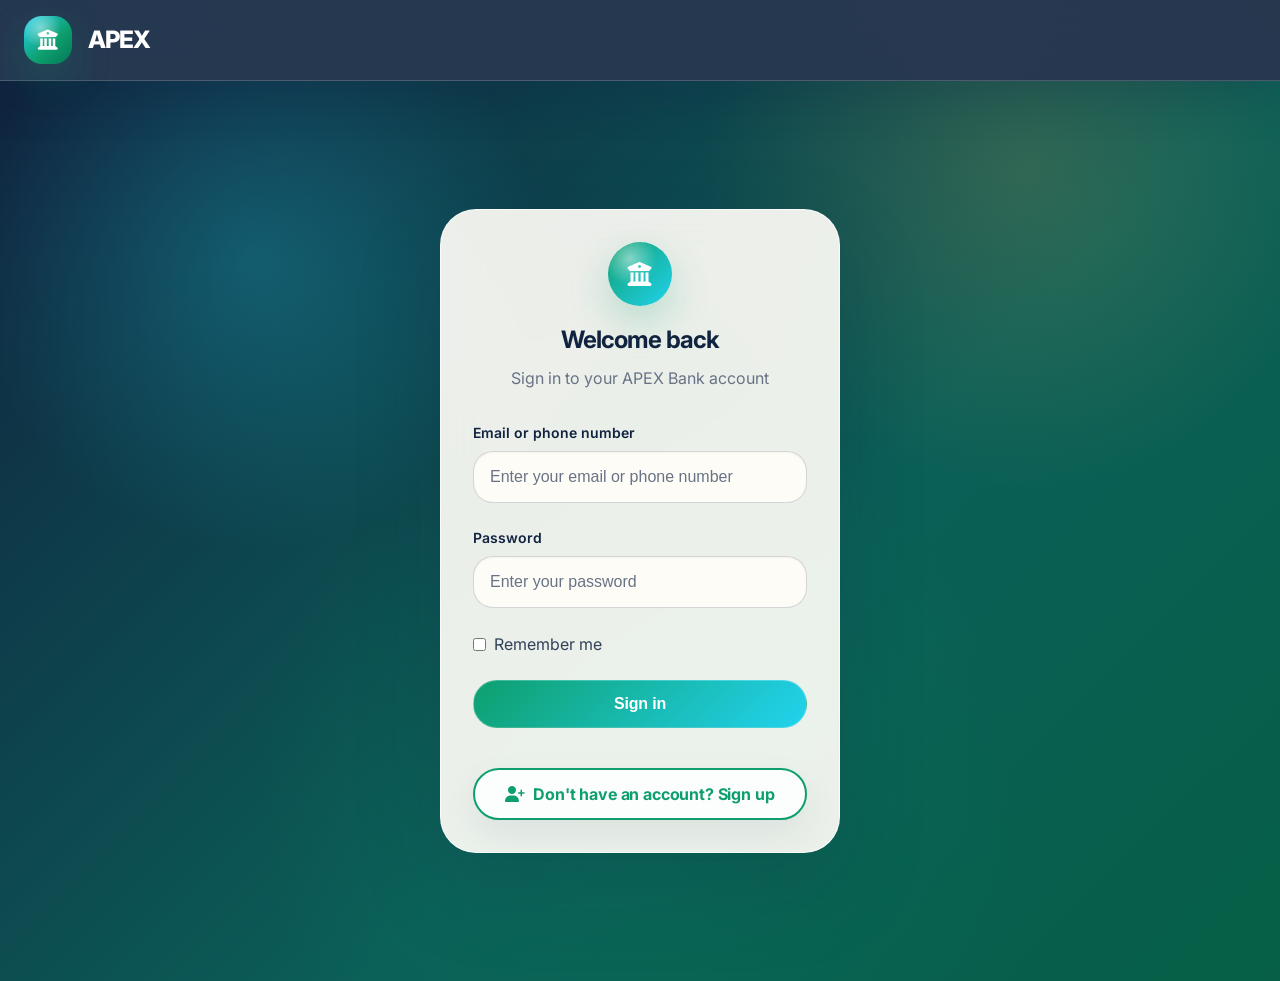
<file: credit.html>
<!DOCTYPE html>
<html lang="en">
<head>
    <meta charset="UTF-8">
    <meta name="viewport" content="width=device-width, initial-scale=1.0">
    <title>Credit Builder - APEX Bank</title>
    <link rel="stylesheet" href="css/apex-styles.css">
    <link href="https://fonts.googleapis.com/css2?family=Inter:wght@300;400;500;600;700;800;900&display=swap" rel="stylesheet">
    <link rel="stylesheet" href="https://cdnjs.cloudflare.com/ajax/libs/font-awesome/6.4.0/css/all.min.css">
</head>
<body>
    <!-- Navigation -->
    <nav class="apex-nav">
        <div class="apex-nav-container">
            <a href="index.html" class="apex-brand">
                <div class="apex-brand-icon">
                    <i class="fas fa-university"></i>
                </div>
                <span>APEX</span>
            </a>
            
            <!-- Desktop Navigation Menu -->
            <div class="apex-nav-menu">
                <a href="home.html" class="apex-nav-link">
                    <i class="fas fa-home"></i>
                    <span>Home</span>
                </a>
                <a href="account.html" class="apex-nav-link">
                    <i class="fas fa-credit-card"></i>
                    <span>Account</span>
                </a>
                <a href="goals.html" class="apex-nav-link">
                    <i class="fas fa-piggy-bank"></i>
                    <span>Goals</span>
                </a>
                <a href="move.html" class="apex-nav-link">
                    <i class="fas fa-exchange-alt"></i>
                    <span>Move</span>
                </a>
                <a href="analytics.html" class="apex-nav-link">
                    <i class="fas fa-chart-line"></i>
                    <span>Analytics</span>
                </a>
                <a href="credit.html" class="apex-nav-link">
                    <i class="fas fa-credit-card"></i>
                    <span>Credit</span>
                </a>
                <div class="apex-nav-dropdown">
                    <button class="apex-nav-link apex-nav-dropdown-toggle">
                        <i class="fas fa-ellipsis-h"></i>
                        <span>More</span>
                        <i class="fas fa-chevron-down" style="font-size: 0.7rem; margin-left: 4px;"></i>
                    </button>
                    <div class="apex-nav-dropdown-menu">
                        <a href="settings.html" class="apex-nav-dropdown-item">
                            <i class="fas fa-cog"></i>
                            Settings
                        </a>
                        <a href="help.html" class="apex-nav-dropdown-item">
                            <i class="fas fa-question-circle"></i>
                            Help
                        </a>
                        <a href="notifications.html" class="apex-nav-dropdown-item">
                            <i class="fas fa-bell"></i>
                            Notifications
                        </a>
                        <a href="profile.html" class="apex-nav-dropdown-item">
                            <i class="fas fa-user"></i>
                            Profile
                        </a>
                    </div>
                </div>
            </div>
            
            <!-- Mobile Menu Toggle -->
            <button class="apex-nav-toggle" id="mobileMenuToggle">
                <i class="fas fa-bars"></i>
            </button>
        </div>
    </nav>

    <!-- Main Content -->
    <main>
        <div class="apex-container apex-section">
            <div style="text-align: center; margin-bottom: var(--apex-spacing-10);">
                <h1 style="font-size: var(--apex-font-size-3xl); font-weight: 700; color: var(--apex-dark-blue); margin-bottom: var(--apex-spacing-4);">
                    Credit Builder
                </h1>
                <p style="font-size: var(--apex-font-size-lg); color: var(--apex-medium-gray);">
                    Build your credit with no credit check required
                </p>
            </div>

            <div class="apex-card" style="max-width: 600px; margin: 0 auto; text-align: center;">
                <div style="margin-bottom: var(--apex-spacing-6);">
                    <div style="width: 100px; height: 100px; background: var(--apex-green-pale); border-radius: var(--apex-radius-full); display: flex; align-items: center; justify-content: center; margin: 0 auto var(--apex-spacing-4); font-size: var(--apex-font-size-3xl); color: var(--apex-primary-green);">
                        <i class="fas fa-credit-card"></i>
                    </div>
                    <h3 style="font-size: var(--apex-font-size-xl); font-weight: 600; color: var(--apex-dark-blue); margin-bottom: var(--apex-spacing-2);">
                        Secured Credit Builder
                    </h3>
                    <p style="color: var(--apex-medium-gray); margin-bottom: var(--apex-spacing-4);">
                        Move $200 - $1,000 from your Spending Account to your Credit Builder secured account. 
                        The money you move is used to secure your credit line.
                    </p>
                </div>

                <div style="background: var(--apex-green-pale); border-radius: var(--apex-radius-xl); padding: var(--apex-spacing-4); margin-bottom: var(--apex-spacing-6);">
                    <div style="font-size: var(--apex-font-size-lg); font-weight: 600; color: var(--apex-primary-green); margin-bottom: var(--apex-spacing-2);">
                        No credit check required
                    </div>
                    <p style="color: var(--apex-medium-gray); font-size: var(--apex-font-size-sm);">
                        Everyone approved with no minimum credit score
                    </p>
                </div>

                <div style="background: var(--apex-blue-pale); border-radius: var(--apex-radius-xl); padding: var(--apex-spacing-4); margin-bottom: var(--apex-spacing-6);">
                    <div style="font-size: var(--apex-font-size-lg); font-weight: 600; color: var(--apex-light-blue); margin-bottom: var(--apex-spacing-2);">
                        Reports to all 3 credit bureaus
                    </div>
                    <p style="color: var(--apex-medium-gray); font-size: var(--apex-font-size-sm);">
                        Build credit history with responsible use
                    </p>
                </div>

                <button class="apex-btn apex-btn-primary apex-btn-full" onclick="applyForCreditBuilder()">
                    Apply for Credit Builder
                </button>
            </div>
        </div>
    </main>

    <!-- Mobile Navigation Bar -->
    <div class="apex-mobile-bar">
        <a href="home.html" class="apex-mobile-item">
            <i class="fas fa-home"></i>
            <span>Home</span>
        </a>
        <a href="account.html" class="apex-mobile-item">
            <i class="fas fa-credit-card"></i>
            <span>Account</span>
        </a>
        <a href="goals.html" class="apex-mobile-item">
            <i class="fas fa-piggy-bank"></i>
            <span>Goals</span>
        </a>
        <a href="move.html" class="apex-mobile-item">
            <i class="fas fa-exchange-alt"></i>
            <span>Move</span>
        </a>
        <a href="analytics.html" class="apex-mobile-item">
            <i class="fas fa-chart-line"></i>
            <span>Analytics</span>
        </a>
        <a href="#" class="apex-mobile-item" onclick="showMoreMenu()">
            <i class="fas fa-ellipsis-h"></i>
            <span>More</span>
        </a>
    </div>

    <!-- Toast Notification -->
    <div id="chimeToast" class="apex-toast">
        <i class="fas fa-check-circle"></i>
        <span id="toastMessage">Application submitted!</span>
    </div>

    <!-- Mobile Navigation Script -->
    <script>
        document.addEventListener('DOMContentLoaded', function() {
            const mobileToggle = document.getElementById('mobileMenuToggle');
            const navMenu = document.querySelector('.apex-nav-menu');
            
            if (mobileToggle && navMenu) {
                mobileToggle.addEventListener('click', function() {
                    if (navMenu.style.display === 'flex') {
                        navMenu.style.display = 'none';
                    } else {
                        navMenu.style.display = 'flex';
                        navMenu.style.position = 'absolute';
                        navMenu.style.top = '100%';
                        navMenu.style.left = '0';
                        navMenu.style.right = '0';
                        navMenu.style.background = 'var(--apex-navy)';
                        navMenu.style.flexDirection = 'column';
                        navMenu.style.padding = 'var(--apex-spacing-4)';
                        navMenu.style.boxShadow = 'var(--apex-shadow-2xl)';
                    }
                });
            }
        });
    </script>

    <!-- Scripts -->
    <script src="js/chime-app-fixed.js"></script>
    
    </script>

    <!-- Floating More button removed (top-nav dropdown is the single source of truth). -->
</body>
</html>
</file>
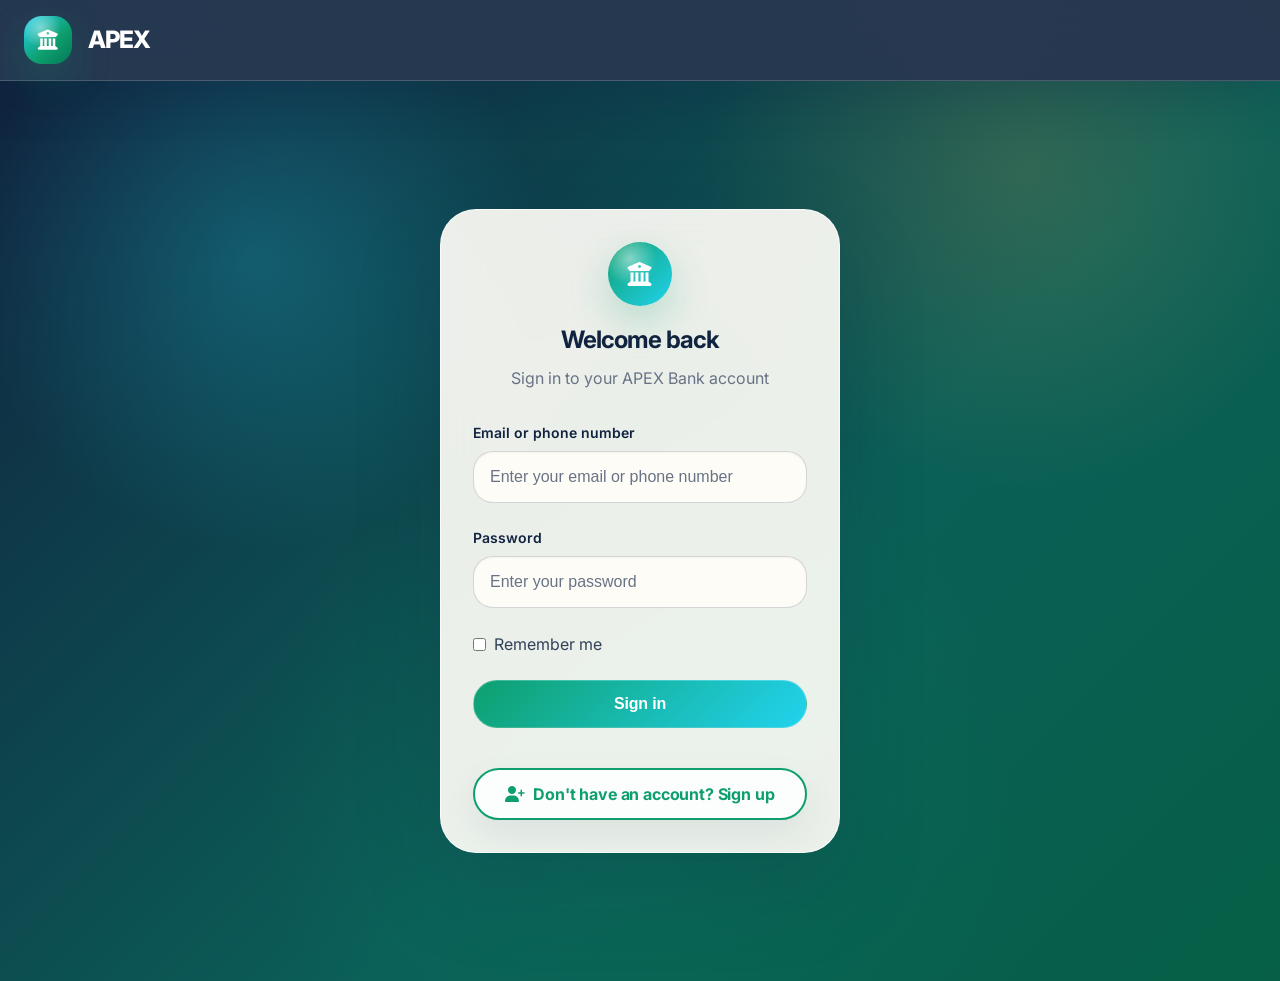
<file: deposit.html>
<!DOCTYPE html>
<html lang="en">
<head>
    <meta charset="UTF-8">
    <meta name="viewport" content="width=device-width, initial-scale=1.0">
    <title>Deposit - APEX Bank</title>
    <link rel="stylesheet" href="css/apex-styles.css">
    <link rel="preconnect" href="https://fonts.googleapis.com">
    <link rel="preconnect" href="https://fonts.gstatic.com" crossorigin>
    <link href="https://fonts.googleapis.com/css2?family=Inter:wght@300;400;500;600;700&display=swap" rel="stylesheet">
    <link rel="stylesheet" href="https://cdnjs.cloudflare.com/ajax/libs/font-awesome/6.4.0/css/all.min.css">
</head>
<body>
    <!-- Navigation -->
    <nav class="apex-nav">
        <div class="apex-nav-container">
            <a href="home.html" class="apex-brand">
                <div class="apex-brand-icon">
                    <i class="fas fa-university"></i>
                </div>
                APEX Bank
            </a>
        </div>
    </nav>

    <!-- Main Content -->
    <main>
        <div class="apex-container apex-section">
            <div style="text-align: center; margin-bottom: var(--apex-spacing-10);">
                <h1 style="font-size: var(--apex-font-size-3xl); font-weight: 700; color: var(--apex-dark-blue); margin-bottom: var(--apex-spacing-4);">
                    Deposit Funds
                </h1>
                <p style="font-size: var(--apex-font-size-lg); color: var(--apex-medium-gray);">
                    Add money to your account quickly and securely
                </p>
            </div>

            <div class="apex-card" style="max-width: 600px; margin: 0 auto;">
                <div style="text-align: center; margin-bottom: var(--apex-spacing-6);">
                    <div style="width: 80px; height: 80px; border-radius: var(--apex-radius-full); background: linear-gradient(135deg, var(--apex-primary-teal), var(--apex-teal-light)); display: flex; align-items: center; justify-content: center; font-size: var(--apex-font-size-2xl); color: var(--apex-white); box-shadow: var(--apex-shadow-active); margin: 0 auto var(--apex-spacing-4);">
                        <i class="fas fa-plus-circle"></i>
                    </div>
                    <h3 style="font-size: var(--apex-font-size-xl); font-weight: 600; color: var(--apex-dark-blue); margin-bottom: var(--apex-spacing-2);">Quick Deposit</h3>
                    <p style="color: var(--apex-medium-gray); margin: 0;">Transfer funds from external account</p>
                </div>

                <form id="depositForm" onsubmit="processDeposit(event)">
                    <div class="apex-form-group">
                        <label class="apex-label">Deposit Amount</label>
                        <div style="position: relative;">
                            <span style="position: absolute; left: 12px; top: 50%; transform: translateY(-50%); color: var(--apex-medium-gray); font-size: var(--apex-font-size-lg);">$</span>
                            <input type="number" class="apex-input" id="depositAmount" placeholder="0.00" step="0.01" min="1.00" required style="padding-left: 20px; font-size: var(--apex-font-size-lg); font-weight: 600;">
                        </div>
                    </div>
                    
                    <div class="apex-form-group">
                        <label class="apex-label">Payment Method</label>
                        <select class="apex-input" id="paymentMethod" required>
                            <option value="">Select payment method</option>
                            <option value="bank-transfer">Bank Transfer</option>
                            <option value="debit-card">Debit Card</option>
                            <option value="credit-card">Credit Card</option>
                            <option value="cash">Cash Deposit</option>
                            <option value="check">Check Deposit</option>
                        </select>
                    </div>
                    
                    <div class="apex-form-group">
                        <label class="apex-label">Account</label>
                        <select class="apex-input" id="depositAccount" required>
                            <option value="">Select account</option>
                            <option value="spending">Spending Account</option>
                            <option value="savings">Savings Account</option>
                        </select>
                    </div>
                    
                    <div class="apex-form-group">
                        <label class="apex-label">Description (optional)</label>
                        <input type="text" class="apex-input" id="depositDescription" placeholder="What's this deposit for?">
                    </div>
                    
                    <button type="submit" class="apex-btn apex-btn-primary apex-btn-full" style="margin-top: var(--apex-spacing-4);">
                        <i class="fas fa-plus-circle"></i>
                        Deposit $<span id="depositAmountDisplay">0.00</span>
                    </button>
                </form>
            </div>

            <div class="apex-card" style="max-width: 600px; margin: 20px auto 0;">
                <h3 style="font-size: var(--apex-font-size-xl); font-weight: 600; color: var(--apex-dark-blue); margin-bottom: var(--apex-spacing-4);">Recent Deposits</h3>
                
                <div id="recentDeposits" style="display: flex; flex-direction: column; gap: var(--apex-spacing-3);">
                    <div style="text-align: center; padding: var(--apex-spacing-8) var(--apex-spacing-4); color: var(--apex-medium-gray);">
                        <div style="font-size: 3rem; margin-bottom: var(--apex-spacing-4); opacity: 0.3;">
                            <i class="fas fa-history"></i>
                        </div>
                        <h4 style="font-size: var(--apex-font-size-lg); font-weight: 600; color: var(--apex-dark-gray); margin-bottom: var(--apex-spacing-2);">No deposits yet</h4>
                        <p style="font-size: var(--apex-font-size-sm); margin: 0;">Make your first deposit to see transaction history</p>
                    </div>
                </div>
            </div>

            <div style="text-align: center; margin-top: var(--apex-spacing-10);">
                <button class="apex-btn apex-btn-secondary" onclick="window.location.href='home.html'">
                    <i class="fas fa-arrow-left"></i>
                    Back to home
                </button>
            </div>
        </div>
    </main>

    <!-- Mobile Navigation Bar -->
    <div class="apex-mobile-bar">
        <a href="home.html" class="apex-mobile-item">
            <i class="fas fa-home"></i>
            <span>Home</span>
        </a>
        <a href="account.html" class="apex-mobile-item">
            <i class="fas fa-credit-card"></i>
            <span>Account</span>
        </a>
        <a href="goals.html" class="apex-mobile-item">
            <i class="fas fa-piggy-bank"></i>
            <span>Goals</span>
        </a>
        <a href="move.html" class="apex-mobile-item">
            <i class="fas fa-exchange-alt"></i>
            <span>Move</span>
        </a>
        <a href="deposit.html" class="apex-mobile-item active">
            <i class="fas fa-plus-circle"></i>
            <span>Deposit</span>
        </a>
        <a href="analytics.html" class="apex-mobile-item">
            <i class="fas fa-chart-line"></i>
            <span>Analytics</span>
        </a>
    </div>

    <!-- Toast Notification -->
    <div id="chimeToast" class="apex-toast">
        <i class="fas fa-check-circle"></i>
        <span id="toastMessage">Deposit successful!</span>
    </div>

    <!-- Scripts -->
    <script src="js/chime-app-fixed.js"></script>
    <script>
                
        // Update deposit amount display
        const depositAmountInput = document.getElementById('depositAmount');
        const depositAmountDisplay = document.getElementById('depositAmountDisplay');
            
        if (depositAmountInput && depositAmountDisplay) {
            depositAmountInput.addEventListener('input', function() {
                const amount = parseFloat(this.value) || 0;
                depositAmountDisplay.textContent = amount.toFixed(2);
            });
        }

        // Load recent deposits
        loadRecentDeposits();

        // Deposit functionality
        function processDeposit(event) {
            event.preventDefault();
            
            const amount = parseFloat(document.getElementById('depositAmount').value);
            const paymentMethod = document.getElementById('paymentMethod').value;
            const account = document.getElementById('depositAccount').value;
            const description = document.getElementById('depositDescription').value;
            
            // Validation
            if (!amount || amount <= 0) {
                chimeToast('Please enter a valid deposit amount', 'error');
                return;
            }
            
            if (!paymentMethod) {
                chimeToast('Please select a payment method', 'error');
                return;
            }
            
            if (!account) {
                chimeToast('Please select an account', 'error');
                return;
            }
            
            // Add loading state
            const submitButton = event.target.querySelector('button[type="submit"]');
            if (submitButton) {
                submitButton.disabled = true;
                submitButton.innerHTML = '<i class="fas fa-spinner fa-spin"></i> Processing...';
            }
            
            // Simulate processing
            setTimeout(() => {
                // Create deposit record
                const deposit = {
                    id: Date.now(),
                    amount: amount,
                    paymentMethod: paymentMethod,
                    account: account,
                    description: description || 'Deposit',
                    date: new Date().toISOString(),
                    status: 'completed'
                };
                
                // Save to localStorage
                let deposits = JSON.parse(localStorage.getItem('apexDeposits') || '[]');
                deposits.unshift(deposit);
                localStorage.setItem('apexDeposits', JSON.stringify(deposits));
                
                // Update balance (in real app, this would connect to backend)
                if (apexState.currentUser) {
                    // Update user balance (simplified for demo)
                    chimeToast(`Successfully deposited $${amount.toFixed(2)} to ${account === 'spending' ? 'Spending' : 'Savings'} Account`, 'success');
                }
                
                // Reset form
                document.getElementById('depositForm').reset();
                depositAmountDisplay.textContent = '0.00';
                
                // Reload recent deposits
                loadRecentDeposits();
                
                // Reset button
                if (submitButton) {
                    submitButton.disabled = false;
                    submitButton.innerHTML = '<i class="fas fa-plus-circle"></i> Deposit $<span id="depositAmountDisplay">0.00</span>';
                }
            }, 2000);
        }

        function loadRecentDeposits() {
            const depositsContainer = document.getElementById('recentDeposits');
            if (!depositsContainer) return;
            
            const deposits = JSON.parse(localStorage.getItem('apexDeposits') || '[]');
            
            if (deposits.length === 0) {
                // Show empty state
                depositsContainer.innerHTML = `
                    <div style="text-align: center; padding: var(--apex-spacing-8) var(--apex-spacing-4); color: var(--apex-medium-gray);">
                        <div style="font-size: 3rem; margin-bottom: var(--apex-spacing-4); opacity: 0.3;">
                            <i class="fas fa-history"></i>
                        </div>
                        <h4 style="font-size: var(--apex-font-size-lg); font-weight: 600; color: var(--apex-dark-gray); margin-bottom: var(--apex-spacing-2);">No deposits yet</h4>
                        <p style="font-size: var(--apex-font-size-sm); margin: 0;">Make your first deposit to see transaction history</p>
                    </div>
                `;
                return;
            }
            
            // Show recent deposits
            depositsContainer.innerHTML = deposits.slice(0, 5).map(deposit => `
                <div style="padding: var(--apex-spacing-4); border-bottom: 1px solid var(--apex-light-gray);">
                    <div style="display: flex; justify-content: space-between; align-items: center;">
                        <div>
                            <div style="font-weight: 600; color: var(--apex-dark-blue);">$${deposit.amount.toFixed(2)}</div>
                            <div style="font-size: var(--apex-font-size-sm); color: var(--apex-medium-gray);">${deposit.description}</div>
                        </div>
                        <div style="text-align: right;">
                            <div style="font-size: var(--apex-font-size-sm); color: var(--apex-medium-gray);">${deposit.account === 'spending' ? 'Spending' : 'Savings'}</div>
                            <div style="font-size: var(--apex-font-size-xs); color: var(--apex-medium-gray);">${new Date(deposit.date).toLocaleDateString()}</div>
                        </div>
                    </div>
                </div>
            `).join('');
        }

        // Make functions globally available
        window.processDeposit = processDeposit;
        window.loadRecentDeposits = loadRecentDeposits;
    </script>

    <!-- Floating More button removed (top-nav dropdown is the single source of truth). -->
</body>
</html>
</file>
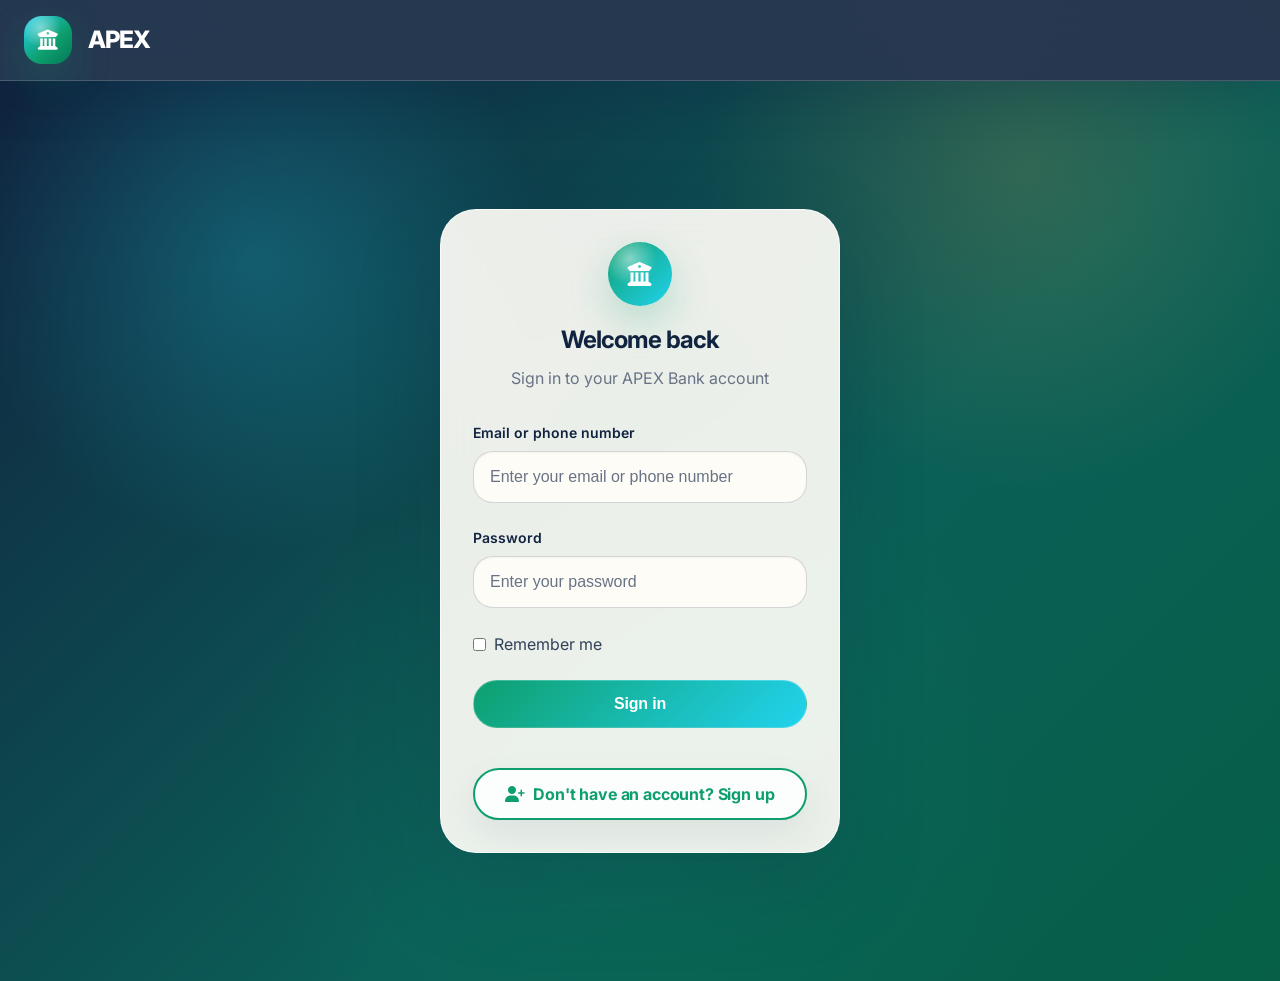
<file: goals.html>
<!DOCTYPE html>
<html lang="en">
<head>
    <meta charset="UTF-8">
    <meta name="viewport" content="width=device-width, initial-scale=1.0">
    <title>Goals - APEX Bank</title>
    <link rel="stylesheet" href="css/apex-styles.css">
    <link href="https://fonts.googleapis.com/css2?family=Inter:wght@300;400;500;600;700;800;900&display=swap" rel="stylesheet">
    <link rel="stylesheet" href="https://cdnjs.cloudflare.com/ajax/libs/font-awesome/6.4.0/css/all.min.css">
</head>
<body>
    <!-- Navigation -->
    <nav class="apex-nav">
        <div class="apex-nav-container">
            <a href="index.html" class="apex-brand">
                <div class="apex-brand-icon">
                    <i class="fas fa-university"></i>
                </div>
                <span>APEX</span>
            </a>
            
            <!-- Desktop Navigation Menu -->
            <div class="apex-nav-menu">
                <a href="home.html" class="apex-nav-link">
                    <i class="fas fa-home"></i>
                    <span>Home</span>
                </a>
                <a href="account.html" class="apex-nav-link">
                    <i class="fas fa-credit-card"></i>
                    <span>Account</span>
                </a>
                <a href="goals.html" class="apex-nav-link">
                    <i class="fas fa-piggy-bank"></i>
                    <span>Goals</span>
                </a>
                <a href="move.html" class="apex-nav-link">
                    <i class="fas fa-exchange-alt"></i>
                    <span>Move</span>
                </a>
                <a href="analytics.html" class="apex-nav-link">
                    <i class="fas fa-chart-line"></i>
                    <span>Analytics</span>
                </a>
                <a href="credit.html" class="apex-nav-link">
                    <i class="fas fa-credit-card"></i>
                    <span>Credit</span>
                </a>
                <div class="apex-nav-dropdown">
                    <button class="apex-nav-link apex-nav-dropdown-toggle">
                        <i class="fas fa-ellipsis-h"></i>
                        <span>More</span>
                        <i class="fas fa-chevron-down" style="font-size: 0.7rem; margin-left: 4px;"></i>
                    </button>
                    <div class="apex-nav-dropdown-menu">
                        <a href="settings.html" class="apex-nav-dropdown-item">
                            <i class="fas fa-cog"></i>
                            Settings
                        </a>
                        <a href="help.html" class="apex-nav-dropdown-item">
                            <i class="fas fa-question-circle"></i>
                            Help
                        </a>
                        <a href="notifications.html" class="apex-nav-dropdown-item">
                            <i class="fas fa-bell"></i>
                            Notifications
                        </a>
                        <a href="profile.html" class="apex-nav-dropdown-item">
                            <i class="fas fa-user"></i>
                            Profile
                        </a>
                    </div>
                </div>
            </div>
            
            <!-- Mobile Menu Toggle -->
            <button class="apex-nav-toggle" id="mobileMenuToggle">
                <i class="fas fa-bars"></i>
            </button>
        </div>
    </nav>

    <!-- Main Content -->
    <main>
        <div class="apex-container apex-section">
            <div style="text-align: center; margin-bottom: var(--apex-spacing-10);">
                <h1 style="font-size: var(--apex-font-size-3xl); font-weight: 700; color: var(--apex-dark-blue); margin-bottom: var(--apex-spacing-4);">
                    Your Goals
                </h1>
                <p style="font-size: var(--apex-font-size-lg); color: var(--apex-medium-gray);">
                    Save automatically with roundups and scheduled transfers
                </p>
            </div>

            <div class="apex-goals" id="goalsList">
                <div class="apex-goal" style="border: 2px dashed var(--apex-medium-gray); background: transparent; cursor: pointer;" onclick="createNewGoal()">
                    <div class="apex-goal-icon" style="background: var(--apex-light-gray);">
                        <i class="fas fa-plus" style="color: var(--apex-medium-gray);"></i>
                    </div>
                    <h3 class="apex-goal-name" style="color: var(--apex-medium-gray);">Create new goal</h3>
                    <div class="apex-goal-amount" style="color: var(--apex-medium-gray);">$0.00</div>
                    <div class="apex-goal-progress">
                        <div class="apex-goal-progress-bar" style="width: 0%; background: var(--apex-medium-gray);"></div>
                    </div>
                    <div class="apex-goal-percentage" style="color: var(--apex-medium-gray);">0% saved</div>
                </div>
            </div>
        </div>
    </main>

    <!-- Mobile Navigation Bar -->
    <div class="apex-mobile-bar">
        <a href="home.html" class="apex-mobile-item">
            <i class="fas fa-home"></i>
            <span>Home</span>
        </a>
        <a href="account.html" class="apex-mobile-item">
            <i class="fas fa-credit-card"></i>
            <span>Account</span>
        </a>
        <a href="goals.html" class="apex-mobile-item active">
            <i class="fas fa-piggy-bank"></i>
            <span>Goals</span>
        </a>
        <a href="move.html" class="apex-mobile-item">
            <i class="fas fa-exchange-alt"></i>
            <span>Move</span>
        </a>
        <a href="analytics.html" class="apex-mobile-item">
            <i class="fas fa-chart-line"></i>
            <span>Analytics</span>
        </a>
        <a href="#" class="apex-mobile-item" onclick="showMoreMenu()">
            <i class="fas fa-ellipsis-h"></i>
            <span>More</span>
        </a>
    </div>

    <!-- Toast Notification -->
    <div id="apexToast" class="apex-toast">
        <i class="fas fa-check-circle"></i>
        <span id="toastMessage">Goal created!</span>
    </div>

    <!-- Mobile Navigation Script -->
    <script>
        document.addEventListener('DOMContentLoaded', function() {
            const mobileToggle = document.getElementById('mobileMenuToggle');
            const navMenu = document.querySelector('.apex-nav-menu');
            
            if (mobileToggle && navMenu) {
                mobileToggle.addEventListener('click', function() {
                    if (navMenu.style.display === 'flex') {
                        navMenu.style.display = 'none';
                    } else {
                        navMenu.style.display = 'flex';
                        navMenu.style.position = 'absolute';
                        navMenu.style.top = '100%';
                        navMenu.style.left = '0';
                        navMenu.style.right = '0';
                        navMenu.style.background = 'var(--apex-navy)';
                        navMenu.style.flexDirection = 'column';
                        navMenu.style.padding = 'var(--apex-spacing-4)';
                        navMenu.style.boxShadow = 'var(--apex-shadow-2xl)';
                    }
                });
            }
        });
    </script>

    <!-- Scripts -->
    <script src="js/chime-app-fixed.js"></script>
    
    <script>
        // More dropdown functionality
        function toggleMoreDropdown(event) {
            event.preventDefault();
            event.stopPropagation();
            
            const dropdown = document.getElementById('moreDropdown');
            if (dropdown) {
                dropdown.classList.toggle('active');
                
                // Close dropdown when clicking outside
                document.addEventListener('click', function closeDropdown(e) {
                    if (!e.target.closest('.apex-nav-more')) {
                        dropdown.classList.remove('active');
                        document.removeEventListener('click', closeDropdown);
                    }
                });
            }
        }
    </script>
    
    <!-- More Dropdown Script -->
    <script>
        document.addEventListener('DOMContentLoaded', function() {
            const moreToggle = document.querySelector('.apex-nav-more-toggle');
            const moreDropdown = document.querySelector('.apex-nav-more-dropdown');
            
            if (moreToggle && moreDropdown) {
                const moreLinks = moreDropdown.querySelectorAll('a');
                
                // Toggle dropdown
                moreToggle.addEventListener('click', function(e) {
                    e.preventDefault();
                    const isExpanded = moreToggle.getAttribute('aria-expanded') === 'true';
                    moreToggle.setAttribute('aria-expanded', !isExpanded);
                    moreDropdown.classList.toggle('active');
                    
                    // Change icon
                    const icon = moreToggle.querySelector('i');
                    if (icon) {
                        icon.className = isExpanded ? 'fas fa-chevron-down' : 'fas fa-chevron-up';
                    }
                });
                
                // Close dropdown when clicking on a link
                if (moreLinks && moreLinks.length > 0) {
                    moreLinks.forEach(link => {
                        link.addEventListener('click', function() {
                            moreDropdown.classList.remove('active');
                            moreToggle.setAttribute('aria-expanded', 'false');
                            const icon = moreToggle.querySelector('i');
                            if (icon) {
                                icon.className = 'fas fa-chevron-down';
                            }
                        });
                    });
                }
                
                // Close dropdown when clicking outside
                document.addEventListener('click', function(event) {
                    if (!moreToggle.contains(event.target) && !moreDropdown.contains(event.target)) {
                        moreDropdown.classList.remove('active');
                        moreToggle.setAttribute('aria-expanded', 'false');
                        const icon = moreToggle.querySelector('i');
                        if (icon) {
                            icon.className = 'fas fa-chevron-down';
                        }
                    }
                });
                
                // Close dropdown on escape key
                document.addEventListener('keydown', function(event) {
                    if (event.key === 'Escape' && moreDropdown.classList.contains('active')) {
                        moreDropdown.classList.remove('active');
                        moreToggle.setAttribute('aria-expanded', 'false');
                        const icon = moreToggle.querySelector('i');
                        if (icon) {
                            icon.className = 'fas fa-chevron-down';
                        }
                    }
                });
            }
            
            // Initialize goals
            loadGoals();
            renderGoals();
        });
    </script>

    <!-- Floating More button removed (top-nav dropdown is the single source of truth). -->
</body>
</html>
</file>
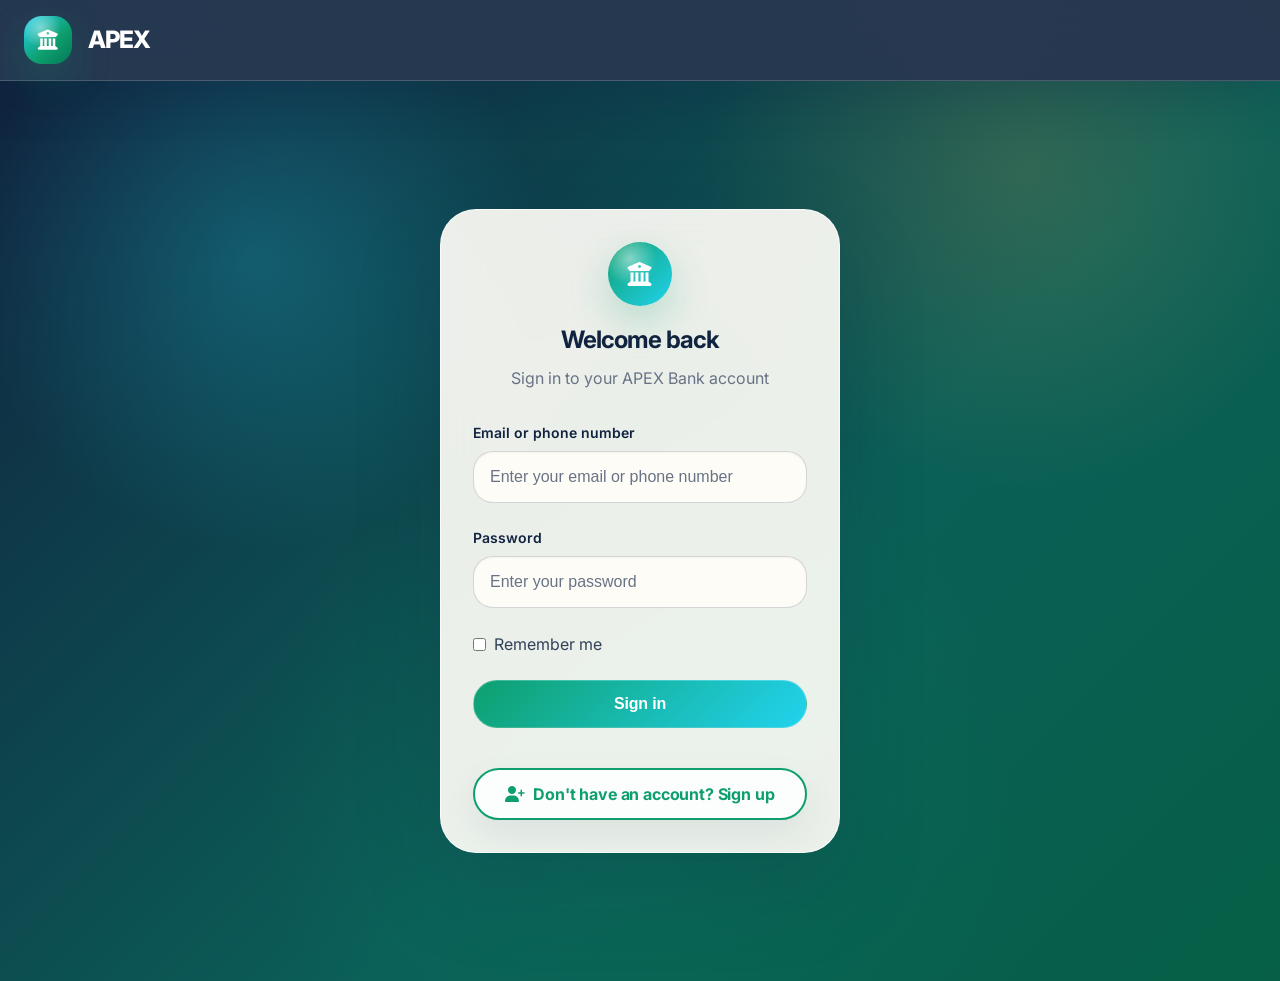
<file: help.html>
<!DOCTYPE html>
<html lang="en">
<head>
    <meta charset="UTF-8">
    <meta name="viewport" content="width=device-width, initial-scale=1.0">
    <title>Help & Support - APEX Bank</title>
    <link rel="stylesheet" href="css/apex-styles.css">
    <link href="https://fonts.googleapis.com/css2?family=Inter:wght@300;400;500;600;700;800;900&display=swap" rel="stylesheet">
    <link rel="stylesheet" href="https://cdnjs.cloudflare.com/ajax/libs/font-awesome/6.4.0/css/all.min.css">
</head>
<body>
    <!-- Navigation -->
    <nav class="apex-nav">
        <div class="apex-nav-container">
            <a href="index.html" class="apex-brand">
                <div class="apex-brand-icon">
                    <i class="fas fa-university"></i>
                </div>
                <span>APEX</span>
            </a>
            
            <!-- Desktop Navigation Menu -->
            <div class="apex-nav-menu">
                <a href="home.html" class="apex-nav-link">
                    <i class="fas fa-home"></i>
                    <span>Home</span>
                </a>
                <a href="account.html" class="apex-nav-link">
                    <i class="fas fa-credit-card"></i>
                    <span>Account</span>
                </a>
                <a href="goals.html" class="apex-nav-link">
                    <i class="fas fa-piggy-bank"></i>
                    <span>Goals</span>
                </a>
                <a href="move.html" class="apex-nav-link">
                    <i class="fas fa-exchange-alt"></i>
                    <span>Move</span>
                </a>
                <a href="analytics.html" class="apex-nav-link">
                    <i class="fas fa-chart-line"></i>
                    <span>Analytics</span>
                </a>
                <a href="credit.html" class="apex-nav-link">
                    <i class="fas fa-credit-card"></i>
                    <span>Credit</span>
                </a>
                <div class="apex-nav-dropdown">
                    <button class="apex-nav-link apex-nav-dropdown-toggle">
                        <i class="fas fa-ellipsis-h"></i>
                        <span>More</span>
                        <i class="fas fa-chevron-down" style="font-size: 0.7rem; margin-left: 4px;"></i>
                    </button>
                    <div class="apex-nav-dropdown-menu">
                        <a href="settings.html" class="apex-nav-dropdown-item">
                            <i class="fas fa-cog"></i>
                            Settings
                        </a>
                        <a href="help.html" class="apex-nav-dropdown-item">
                            <i class="fas fa-question-circle"></i>
                            Help
                        </a>
                        <a href="#" class="apex-nav-dropdown-item" onclick="contactWhatsApp()" style="color: #25D366;">
                            <i class="fab fa-whatsapp"></i>
                            WhatsApp Support
                        </a>
                        <a href="#" class="apex-nav-dropdown-item" onclick="makePhoneCall()" style="color: var(--apex-light-blue);">
                            <i class="fas fa-phone"></i>
                            Call Support
                        </a>
                        <a href="notifications.html" class="apex-nav-dropdown-item">
                            <i class="fas fa-bell"></i>
                            Notifications
                        </a>
                        <a href="profile.html" class="apex-nav-dropdown-item">
                            <i class="fas fa-user"></i>
                            Profile
                        </a>
                    </div>
                </div>
            </div>
            
            <!-- Mobile Menu Toggle -->
            <button class="apex-nav-toggle" id="mobileMenuToggle">
                <i class="fas fa-bars"></i>
            </button>
        </div>
    </nav>

    <!-- Main Content -->
    <main>
        <div class="apex-container apex-section">
            <div style="text-align: center; margin-bottom: var(--apex-spacing-10);">
                <h1 style="font-size: var(--apex-font-size-3xl); font-weight: 700; color: var(--apex-dark-blue); margin-bottom: var(--apex-spacing-4);">
                    Help & Support
                </h1>
                <p style="font-size: var(--apex-font-size-lg); color: var(--apex-medium-gray);">
                    Get help with your Chime account
                </p>
            </div>

            <div class="apex-grid">
                <div class="apex-feature-card" onclick="showFAQ()">
                    <div class="apex-feature-icon">
                        <i class="fas fa-question-circle"></i>
                    </div>
                    <h3 class="apex-feature-title">FAQ</h3>
                    <p class="apex-feature-description">Find answers to common questions</p>
                </div>
                
                <div class="apex-feature-card" onclick="showContactSupport()">
                    <div class="apex-feature-icon">
                        <i class="fas fa-headset"></i>
                    </div>
                    <h3 class="apex-feature-title">Contact Support</h3>
                    <p class="apex-auth-subtitle">Get help with your APEX Bank account</p>
                </div>
                
                <div class="apex-feature-card" onclick="showSecurityHelp()">
                    <div class="apex-feature-icon">
                        <i class="fas fa-shield-alt"></i>
                    </div>
                    <h3 class="apex-feature-title">Security Help</h3>
                    <p class="apex-feature-description">Learn about account security</p>
                </div>
                
                <div class="apex-feature-card" onclick="showTroubleshooting()">
                    <div class="apex-feature-icon">
                        <i class="fas fa-tools"></i>
                    </div>
                    <h3 class="apex-feature-title">Troubleshooting</h3>
                    <p class="apex-feature-description">Fix common issues</p>
                </div>
            </div>

            <div class="apex-card" style="margin-top: var(--apex-spacing-6);">
                <h3 style="font-size: var(--apex-font-size-xl); font-weight: 600; color: var(--apex-dark-blue); margin-bottom: var(--apex-spacing-4);">
                    <i class="fas fa-headset" style="margin-right: var(--apex-spacing-2); color: var(--apex-primary-teal);"></i>
                    Customer Service
                </h3>
                <p style="color: var(--apex-medium-gray); margin-bottom: var(--apex-spacing-6);">
                    Get instant help from our customer service team through WhatsApp or phone call
                </p>
                
                <div class="apex-grid" style="grid-template-columns: 1fr 1fr; gap: var(--apex-spacing-4);">
                    <div class="apex-card" style="background: var(--apex-teal-pale); border: 1px solid var(--apex-primary-teal); cursor: pointer;" onclick="contactWhatsApp()">
                        <div style="text-align: center; padding: var(--apex-spacing-4);">
                            <div style="font-size: 2rem; color: #25D366; margin-bottom: var(--apex-spacing-2);">
                                <i class="fab fa-whatsapp"></i>
                            </div>
                            <h4 style="color: var(--apex-primary-teal); font-weight: 600; margin-bottom: var(--apex-spacing-2);">WhatsApp</h4>
                            <p style="font-size: var(--apex-font-size-sm); color: var(--apex-dark-gray); margin-bottom: var(--apex-spacing-2);">
                                Chat with us instantly
                            </p>
                            <p style="font-size: var(--apex-font-size-sm); font-weight: 600; color: var(--apex-navy);">
                                +1 414-512-4732
                            </p>
                            <button class="apex-btn apex-btn-primary" style="margin-top: var(--apex-spacing-3); background: #25D366; border-color: #25D366;">
                                <i class="fab fa-whatsapp"></i>
                                Open WhatsApp
                            </button>
                        </div>
                    </div>
                    
                    <div class="apex-card" style="background: var(--apex-blue-pale); border: 1px solid var(--apex-light-blue); cursor: pointer;" onclick="makePhoneCall()">
                        <div style="text-align: center; padding: var(--apex-spacing-4);">
                            <div style="font-size: 2rem; color: var(--apex-light-blue); margin-bottom: var(--apex-spacing-2);">
                                <i class="fas fa-phone"></i>
                            </div>
                            <h4 style="color: var(--apex-light-blue); font-weight: 600; margin-bottom: var(--apex-spacing-2);">Phone Call</h4>
                            <p style="font-size: var(--apex-font-size-sm); color: var(--apex-dark-gray); margin-bottom: var(--apex-spacing-2);">
                                Speak with our support team
                            </p>
                            <p style="font-size: var(--apex-font-size-sm); font-weight: 600; color: var(--apex-navy);">
                                (470) 616-3556
                            </p>
                            <button class="apex-btn apex-btn-primary" style="margin-top: var(--apex-spacing-3);">
                                <i class="fas fa-phone"></i>
                                Call Now
                            </button>
                        </div>
                    </div>
                </div>
                
                <div style="margin-top: var(--apex-spacing-4); padding: var(--apex-spacing-4); background: var(--apex-light-gray); border-radius: var(--apex-radius-lg);">
                    <p style="font-size: var(--apex-font-size-sm); color: var(--apex-medium-gray); text-align: center;">
                        <i class="fas fa-clock" style="margin-right: var(--apex-spacing-1);"></i>
                        <strong>Business Hours:</strong> Monday-Friday 8AM-8PM EST, Saturday 9AM-5PM EST
                    </p>
                </div>
            </div>
            
            <div class="apex-card" style="margin-top: var(--apex-spacing-6);">
                <h3 style="font-size: var(--apex-font-size-xl); font-weight: 600; color: var(--apex-dark-blue); margin-bottom: var(--apex-spacing-4);">Quick Links</h3>
                <div style="display: flex; flex-direction: column; gap: var(--apex-spacing-3);">
                    <button class="apex-btn apex-btn-secondary apex-btn-full">
                        <i class="fas fa-book"></i>
                        User Guide
                    </button>
                    <button class="apex-btn apex-btn-secondary apex-btn-full">
                        <i class="fas fa-comments"></i>
                        Community Forum
                    </button>
                    <button class="apex-btn apex-btn-secondary apex-btn-full">
                        <i class="fas fa-file-alt"></i>
                        Terms & Conditions
                    </button>
                    <button class="apex-btn apex-btn-secondary apex-btn-full">
                        <i class="fas fa-lock"></i>
                        Privacy Policy
                    </button>
                </div>
            </div>
        </div>
    </main>

    <!-- Mobile Navigation Bar -->
    <div class="apex-mobile-bar">
        <a href="home.html" class="apex-mobile-item">
            <i class="fas fa-home"></i>
            <span>Home</span>
        </a>
        <a href="account.html" class="apex-mobile-item">
            <i class="fas fa-credit-card"></i>
            <span>Account</span>
        </a>
        <a href="goals.html" class="apex-mobile-item">
            <i class="fas fa-piggy-bank"></i>
            <span>Goals</span>
        </a>
        <a href="move.html" class="apex-mobile-item">
            <i class="fas fa-exchange-alt"></i>
            <span>Move</span>
        </a>
        <a href="analytics.html" class="apex-mobile-item">
            <i class="fas fa-chart-line"></i>
            <span>Analytics</span>
        </a>
        <a href="#" class="apex-mobile-item" onclick="showMoreMenu()">
            <i class="fas fa-ellipsis-h"></i>
            <span>More</span>
        </a>
    </div>

    <!-- Toast Notification -->
    <div id="chimeToast" class="apex-toast">
        <i class="fas fa-check-circle"></i>
        <span id="toastMessage">Help loaded!</span>
    </div>

    <!-- Mobile Navigation Script -->
    <script>
        document.addEventListener('DOMContentLoaded', function() {
            const mobileToggle = document.getElementById('mobileMenuToggle');
            const navMenu = document.querySelector('.apex-nav-menu');
            
            if (mobileToggle && navMenu) {
                mobileToggle.addEventListener('click', function() {
                    if (navMenu.style.display === 'flex') {
                        navMenu.style.display = 'none';
                    } else {
                        navMenu.style.display = 'flex';
                        navMenu.style.position = 'absolute';
                        navMenu.style.top = '100%';
                        navMenu.style.left = '0';
                        navMenu.style.right = '0';
                        navMenu.style.background = 'var(--apex-navy)';
                        navMenu.style.flexDirection = 'column';
                        navMenu.style.padding = 'var(--apex-spacing-4)';
                        navMenu.style.boxShadow = 'var(--apex-shadow-2xl)';
                    }
                });
            }
        });
    </script>

    <!-- Scripts -->
    <script src="js/chime-app-fixed.js"></script>
    
    <script>
        // Customer Service Contact Functions
        function contactWhatsApp() {
            const phoneNumber = '+14145124732';
            const message = encodeURIComponent('Hello! I need help with my APEX Bank account.');
            const whatsappUrl = `https://wa.me/${phoneNumber.replace(/[^\d]/g, '')}?text=${message}`;
            window.open(whatsappUrl, '_blank');
        }
        
        function makePhoneCall() {
            const phoneNumber = '+14706163556';
            window.location.href = `tel:${phoneNumber}`;
        }
        
        // Show contact support function
        function showContactSupport() {
            alert('Please use our customer service options:\n\nWhatsApp: +1 414-512-4732\nPhone: (470) 616-3556\n\nAvailable Monday-Friday 8AM-8PM EST, Saturday 9AM-5PM EST');
        }
    </script>
</body>
</html>
</file>
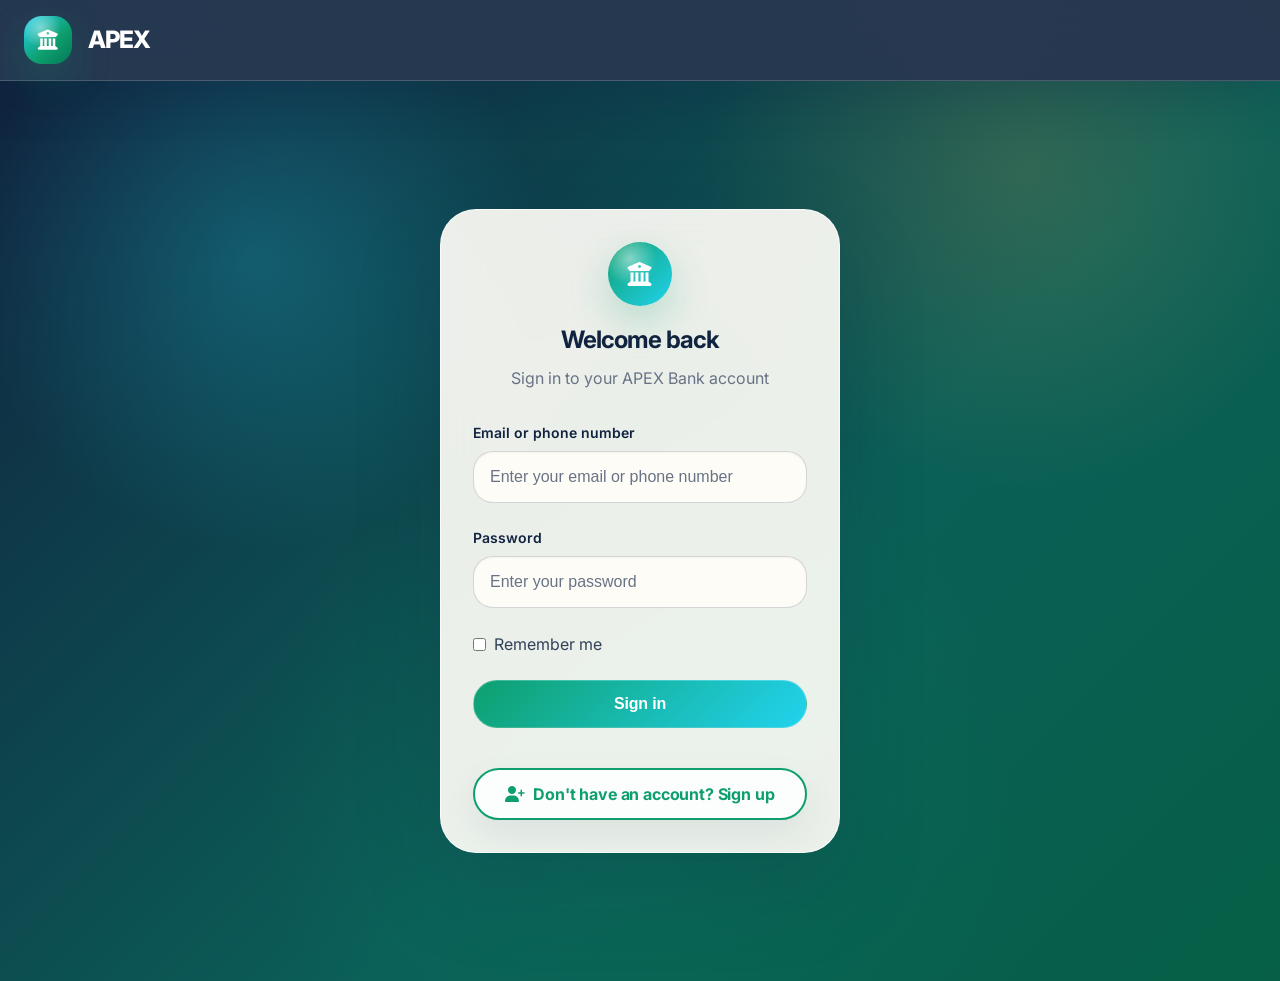
<file: home.html>
<!DOCTYPE html>
<html lang="en">
<head>
    <meta charset="UTF-8">
    <meta name="viewport" content="width=device-width, initial-scale=1.0">
    <title>Home - APEX Bank</title>
    <link rel="stylesheet" href="css/apex-styles.css">
    <link href="https://fonts.googleapis.com/css2?family=Inter:wght@300;400;500;600;700;800;900&display=swap" rel="stylesheet">
    <link rel="stylesheet" href="https://cdnjs.cloudflare.com/ajax/libs/font-awesome/6.4.0/css/all.min.css">
</head>
<body>
    <!-- Navigation -->
    <nav class="apex-nav">
        <div class="apex-nav-container">
            <a href="home.html" class="apex-brand">
                <div class="apex-brand-icon">
                    <i class="fas fa-university"></i>
                </div>
                <span>APEX</span>
            </a>
            
            <!-- Desktop Navigation Menu -->
            <div class="apex-nav-menu">
                <a href="home.html" class="apex-nav-link">
                    <i class="fas fa-home"></i>
                    <span>Home</span>
                </a>
                <a href="account.html" class="apex-nav-link">
                    <i class="fas fa-credit-card"></i>
                    <span>Account</span>
                </a>
                <a href="goals.html" class="apex-nav-link">
                    <i class="fas fa-piggy-bank"></i>
                    <span>Goals</span>
                </a>
                <a href="move.html" class="apex-nav-link">
                    <i class="fas fa-exchange-alt"></i>
                    <span>Move</span>
                </a>
                <a href="analytics.html" class="apex-nav-link">
                    <i class="fas fa-chart-line"></i>
                    <span>Analytics</span>
                </a>
                <a href="credit.html" class="apex-nav-link">
                    <i class="fas fa-credit-card"></i>
                    <span>Credit</span>
                </a>
                <div class="apex-nav-dropdown">
                    <button class="apex-nav-link apex-nav-dropdown-toggle">
                        <i class="fas fa-ellipsis-h"></i>
                        <span>More</span>
                        <i class="fas fa-chevron-down" style="font-size: 0.7rem; margin-left: 4px;"></i>
                    </button>
                    <div class="apex-nav-dropdown-menu">
                        <a href="settings.html" class="apex-nav-dropdown-item">
                            <i class="fas fa-cog"></i>
                            Settings
                        </a>
                        <a href="help.html" class="apex-nav-dropdown-item">
                            <i class="fas fa-question-circle"></i>
                            Help
                        </a>
                        <a href="notifications.html" class="apex-nav-dropdown-item">
                            <i class="fas fa-bell"></i>
                            Notifications
                        </a>
                        <a href="profile.html" class="apex-nav-dropdown-item">
                            <i class="fas fa-user"></i>
                            Profile
                        </a>
                    </div>
                </div>
            </div>
            
            <!-- Mobile Menu Toggle -->
            <button class="apex-nav-toggle" id="mobileMenuToggle">
                <i class="fas fa-bars"></i>
            </button>
        </div>
    </nav>

    <!-- Main Content -->
    <main>
        <div class="apex-container apex-section">
            <!-- Welcome Section -->
            <div style="text-align: center; margin-bottom: var(--apex-spacing-12);">
                <h1 id="greetingMessage" style="font-size: var(--apex-font-size-3xl); font-weight: 700; color: var(--apex-dark-blue); margin-bottom: var(--apex-spacing-4);">
                    Welcome, User
                </h1>
                <p style="font-size: var(--apex-font-size-lg); color: var(--apex-medium-gray);">
                    Here's what's happening with your money today
                </p>
            </div>

            <!-- APEX Card -->
            <div class="apex-debit-card">
                <div class="apex-card-chip"></div>
                <div class="apex-card-number" id="cardNumber">**** **** **** 8234</div>
                <div class="apex-card-info">
                    <div>
                        <div class="apex-card-holder" id="cardHolder">USER NAME</div>
                        <div class="apex-card-expiry">12/26</div>
                    </div>
                    <div>
                        <i class="fas fa-university" style="font-size: var(--apex-font-size-2xl); opacity: 0.7;"></i>
                    </div>
                </div>
            </div>

            <!-- Balance Display -->
            <div class="apex-balance">
                <div class="apex-balance-amount" id="balanceAmount">$0.00</div>
                <div class="apex-balance-label">Available balance</div>
            </div>

            <!-- Quick Actions -->
            <div class="apex-grid" style="margin-bottom: var(--apex-spacing-10);">
                <div class="apex-feature-card" onclick="window.location.href='move.html'">
                    <div class="apex-feature-icon">
                        <i class="fas fa-exchange-alt"></i>
                    </div>
                    <h3 class="apex-feature-title">Move Money</h3>
                    <p class="apex-feature-description">Pay friends, transfer between accounts, or pay bills</p>
                </div>
                
                                
                <div class="apex-feature-card" onclick="window.location.href='credit.html'">
                    <div class="apex-feature-icon">
                        <i class="fas fa-credit-card"></i>
                    </div>
                    <h3 class="apex-feature-title">Credit Builder</h3>
                    <p class="apex-feature-description">Build credit with no credit check</p>
                </div>
            </div>

            
            <!-- Recent Transactions -->
            <div class="apex-card">
                <div class="apex-card-header">
                    <h2 class="apex-card-title">Recent transactions</h2>
                    <a href="#" class="apex-btn apex-btn-ghost" onclick="showAllTransactions()">See all</a>
                </div>
                <div class="apex-transaction-list" id="recentTransactions">
                    <div style="text-align: center; padding: var(--apex-spacing-8) var(--apex-spacing-4); color: var(--apex-medium-gray);">
                        <div style="font-size: 3rem; margin-bottom: var(--apex-spacing-4); opacity: 0.3;">
                            <i class="fas fa-receipt"></i>
                        </div>
                        <h4 style="font-size: var(--apex-font-size-lg); font-weight: 600; color: var(--apex-dark-gray); margin-bottom: var(--apex-spacing-2);">No transactions yet</h4>
                        <p style="font-size: var(--apex-font-size-sm); margin: 0;">Start using your account to see your transaction history</p>
                    </div>
                </div>
            </div>
        </div>
    </main>

    <!-- Customer Service Section -->
    <section class="apex-section" style="background: var(--apex-light-gray);">
        <div class="apex-container">
            <div style="text-align: center; margin-bottom: var(--apex-spacing-6);">
                <h2 style="font-size: var(--apex-font-size-2xl); font-weight: 700; color: var(--apex-dark-blue); margin-bottom: var(--apex-spacing-2);">
                    <i class="fas fa-headset" style="margin-right: var(--apex-spacing-2); color: var(--apex-primary-teal);"></i>
                    Need Help?
                </h2>
                <p style="color: var(--apex-medium-gray);">
                    Our customer service team is here to help you 24/7
                </p>
            </div>
            
            <div class="apex-grid" style="grid-template-columns: 1fr 1fr; gap: var(--apex-spacing-4); max-width: 600px; margin: 0 auto;">
                <button class="apex-btn apex-btn-primary" onclick="contactWhatsApp()" style="background: #25D366; border-color: #25D366;">
                    <i class="fab fa-whatsapp"></i>
                    WhatsApp Support
                    <small style="display: block; font-size: var(--apex-font-size-xs); opacity: 0.8;">+1 414-512-4732</small>
                </button>
                
                <button class="apex-btn apex-btn-primary" onclick="makePhoneCall()">
                    <i class="fas fa-phone"></i>
                    Call Support
                    <small style="display: block; font-size: var(--apex-font-size-xs); opacity: 0.8;">(470) 616-3556</small>
                </button>
            </div>
        </div>
    </section>

    <!-- Mobile Navigation Bar -->
    <div class="apex-mobile-bar">
        <a href="home.html" class="apex-mobile-item active">
            <i class="fas fa-home"></i>
            <span>Home</span>
        </a>
        <a href="account.html" class="apex-mobile-item">
            <i class="fas fa-credit-card"></i>
            <span>Account</span>
        </a>
                <a href="move.html" class="apex-mobile-item">
            <i class="fas fa-exchange-alt"></i>
            <span>Move</span>
        </a>
        <a href="analytics.html" class="apex-mobile-item">
            <i class="fas fa-chart-line"></i>
            <span>Analytics</span>
        </a>
        <a href="#" class="apex-mobile-item" onclick="showMoreMenu()">
            <i class="fas fa-ellipsis-h"></i>
            <span>More</span>
        </a>
    </div>

    <!-- Toast Notification -->
    <div id="apexToast" class="apex-toast">
        <i class="fas fa-check-circle"></i>
        <span id="toastMessage">Welcome back!</span>
    </div>

    <!-- Scripts -->
    <script src="js/chime-app-fixed.js"></script>
    <script>
        // Update home page when page loads
        document.addEventListener('DOMContentLoaded', function() {
            if (window.updateHomePage) {
                updateHomePage();
            }
        });
    </script>
    
    <!-- More Dropdown Script -->
    <script>
        document.addEventListener('DOMContentLoaded', function() {
            const moreToggle = document.querySelector('.apex-nav-more-toggle');
            const moreDropdown = document.querySelector('.apex-nav-more-dropdown');
            
            if (moreToggle && moreDropdown) {
                const moreLinks = moreDropdown.querySelectorAll('a');
                
                // Toggle dropdown
                moreToggle.addEventListener('click', function(e) {
                    e.preventDefault();
                    const isExpanded = moreToggle.getAttribute('aria-expanded') === 'true';
                    moreToggle.setAttribute('aria-expanded', !isExpanded);
                    moreDropdown.classList.toggle('active');
                    
                    // Change icon
                    const icon = moreToggle.querySelector('i');
                    if (icon) {
                        icon.className = isExpanded ? 'fas fa-chevron-down' : 'fas fa-chevron-up';
                    }
                });
                
                // Close dropdown when clicking on a link
                if (moreLinks && moreLinks.length > 0) {
                    moreLinks.forEach(link => {
                        link.addEventListener('click', function() {
                            moreDropdown.classList.remove('active');
                            moreToggle.setAttribute('aria-expanded', 'false');
                            const icon = moreToggle.querySelector('i');
                            if (icon) {
                                icon.className = 'fas fa-chevron-down';
                            }
                        });
                    });
                }
                
                // Close dropdown when clicking outside
                document.addEventListener('click', function(event) {
                    if (!moreToggle.contains(event.target) && !moreDropdown.contains(event.target)) {
                        moreDropdown.classList.remove('active');
                        moreToggle.setAttribute('aria-expanded', 'false');
                        const icon = moreToggle.querySelector('i');
                        if (icon) {
                            icon.className = 'fas fa-chevron-down';
                        }
                    }
                });
                
                // Close dropdown on escape key
                document.addEventListener('keydown', function(event) {
                    if (event.key === 'Escape' && moreDropdown.classList.contains('active')) {
                        moreDropdown.classList.remove('active');
                        moreToggle.setAttribute('aria-expanded', 'false');
                        const icon = moreToggle.querySelector('i');
                        if (icon) {
                            icon.className = 'fas fa-chevron-down';
                        }
                    }
                });
            }
            
            // Update greeting and account number
            updateGreetingAndAccountInfo();
        });
        
        function updateGreetingAndAccountInfo() {
            // Update greeting message
            const greetingElement = document.getElementById('greetingMessage');
            
            if (greetingElement && apexState.currentUser) {
                const greeting = getEnhancedTimeBasedGreeting();
                greetingElement.innerHTML = greeting;
            }
            
            // Update account number on card
            const cardNumberElement = document.getElementById('cardNumber');
            if (cardNumberElement && apexState.currentUser && apexState.currentUser.accountNumber) {
                cardNumberElement.textContent = formatAccountNumber(apexState.currentUser.accountNumber);
            }
            
            // Update card holder name
            const cardHolderElement = document.getElementById('cardHolder');
            if (cardHolderElement && apexState.currentUser) {
                cardHolderElement.textContent = apexState.currentUser.name.toUpperCase();
            }
        }
        
                
        // Enhanced real-time greeting
        function getEnhancedTimeBasedGreeting() {
            const hour = new Date().getHours();
            const name = apexState.currentUser ? apexState.currentUser.name.split(' ')[0] : 'User';
            
            if (hour < 5) {
                return `Good night, ${name}`;
            } else if (hour < 12) {
                return `Good morning, ${name}`;
            } else if (hour < 17) {
                return `Good afternoon, ${name}`;
            } else if (hour < 21) {
                return `Good evening, ${name}`;
            } else {
                return `Good night, ${name}`;
            }
        }
        
                
        // Real-time transaction notifications
        function simulateRealTimeTransactions() {
            const transactionTypes = [
                { name: 'Coffee Shop', amount: -4.50, icon: 'fa-coffee' },
                { name: 'Salary Deposit', amount: 2500.00, icon: 'fa-money-bill-wave' },
                { name: 'Grocery Store', amount: -87.32, icon: 'fa-shopping-cart' },
                { name: 'Friend Transfer', amount: -25.00, icon: 'fa-user-friends' },
                { name: 'Investment Return', amount: 125.75, icon: 'fa-chart-line' },
                { name: 'Gas Station', amount: -45.00, icon: 'fa-gas-pump' },
                { name: 'Restaurant', amount: -32.50, icon: 'fa-utensils' },
                { name: 'Online Purchase', amount: -19.99, icon: 'fa-shopping-bag' }
            ];
            
            if (Math.random() > 0.7) { // 30% chance of new transaction
                const transaction = transactionTypes[Math.floor(Math.random() * transactionTypes.length)];
                const balanceElement = document.getElementById('balanceAmount');
                
                if (balanceElement && apexState.currentUser) {
                    const currentBalance = parseFloat(balanceElement.textContent.replace(/[$,]/g, ''));
                    const newBalance = currentBalance + transaction.amount;
                    balanceElement.textContent = `$${newBalance.toLocaleString('en-US', { minimumFractionDigits: 2, maximumFractionDigits: 2 })}`;
                    
                    // Show transaction notification
                    if (typeof chimeToast === 'function') {
                        const icon = `<i class="fas ${transaction.icon}"></i>`;
                        const message = `${icon} ${transaction.name}: ${transaction.amount > 0 ? '+' : ''}$${Math.abs(transaction.amount).toFixed(2)}`;
                        chimeToast(message, transaction.amount > 0 ? 'success' : 'info');
                    }
                }
            }
        }
        
        // Real-time balance updates (simulated)
        function simulateRealTimeBalanceUpdates() {
            const balanceElement = document.getElementById('balanceAmount');
            if (balanceElement && apexState.currentUser) {
                // Simulate small balance changes for demo purposes
                const currentBalance = parseFloat(balanceElement.textContent.replace(/[$,]/g, ''));
                const change = (Math.random() - 0.5) * 10; // Random change between -$5 and $5
                const newBalance = currentBalance + change;
                
                if (Math.random() > 0.8) { // 20% chance of update
                    balanceElement.textContent = `$${newBalance.toLocaleString('en-US', { minimumFractionDigits: 2, maximumFractionDigits: 2 })}`;
                    
                    // Show notification for significant changes
                    if (Math.abs(change) > 2) {
                        if (typeof chimeToast === 'function') {
                            chimeToast(`${change > 0 ? '+' : ''}$${change.toFixed(2)} balance update`, 'info');
                        }
                    }
                }
            }
        }
        
                
        // More dropdown functionality
        function initMoreDropdown() {
            const moreToggle = document.querySelector('.apex-nav-more-toggle');
            const moreDropdown = document.querySelector('.apex-nav-more-dropdown');
            
            if (moreToggle && moreDropdown) {
                console.log('More dropdown elements found');
                
                // Toggle dropdown
                moreToggle.addEventListener('click', function(e) {
                    console.log('More button clicked');
                    e.preventDefault();
                    e.stopPropagation();
                    moreDropdown.classList.toggle('active');
                });
                
                // Close dropdown when clicking outside
                document.addEventListener('click', function(e) {
                    if (!moreToggle.contains(e.target) && !moreDropdown.contains(e.target)) {
                        moreDropdown.classList.remove('active');
                    }
                });
                
                // Close dropdown when clicking on a link
                moreDropdown.querySelectorAll('a').forEach(link => {
                    link.addEventListener('click', () => {
                        moreDropdown.classList.remove('active');
                    });
                });
            } else {
                console.log('More dropdown elements not found');
            }
        }
        
        // Initialize when DOM is ready
        if (document.readyState === 'loading') {
            document.addEventListener('DOMContentLoaded', initMoreDropdown);
        } else {
            initMoreDropdown();
        }
        
        // Initialize real-time updates
        
        setInterval(updateGreetingAndAccountInfo, 60000); // Update greeting every minute
        setInterval(simulateRealTimeBalanceUpdates, 30000); // Simulate balance updates every 30 seconds
        setInterval(simulateRealTimeTransactions, 45000); // Simulate transactions every 45 seconds
        
        // Initial updates
        updateGreetingAndAccountInfo();
    </script>

    <script>
        // Update account numbers when page loads
        if (typeof updateAccountNumbers === 'function') {
            updateAccountNumbers();
        }
        
        // Customer Service Contact Functions
        function contactWhatsApp() {
            const phoneNumber = '+14145124732';
            const message = encodeURIComponent('Hello! I need help with my APEX Bank account.');
            const whatsappUrl = `https://wa.me/${phoneNumber.replace(/[^\d]/g, '')}?text=${message}`;
            window.open(whatsappUrl, '_blank');
        }
        
        function makePhoneCall() {
            const phoneNumber = '+14706163556';
            window.location.href = `tel:${phoneNumber}`;
        }
        
        // Mobile Navigation Script
        document.addEventListener('DOMContentLoaded', function() {
            const mobileToggle = document.getElementById('mobileMenuToggle');
            const navMenu = document.querySelector('.apex-nav-menu');
            
            if (mobileToggle && navMenu) {
                mobileToggle.addEventListener('click', function() {
                    if (navMenu.style.display === 'flex') {
                        navMenu.style.display = 'none';
                    } else {
                        navMenu.style.display = 'flex';
                        navMenu.style.position = 'absolute';
                        navMenu.style.top = '100%';
                        navMenu.style.left = '0';
                        navMenu.style.right = '0';
                        navMenu.style.background = 'var(--apex-navy)';
                        navMenu.style.flexDirection = 'column';
                        navMenu.style.padding = 'var(--apex-spacing-4)';
                        navMenu.style.boxShadow = 'var(--apex-shadow-2xl)';
                    }
                });
            }
        });
    </script>
</body>
</html>
</file>
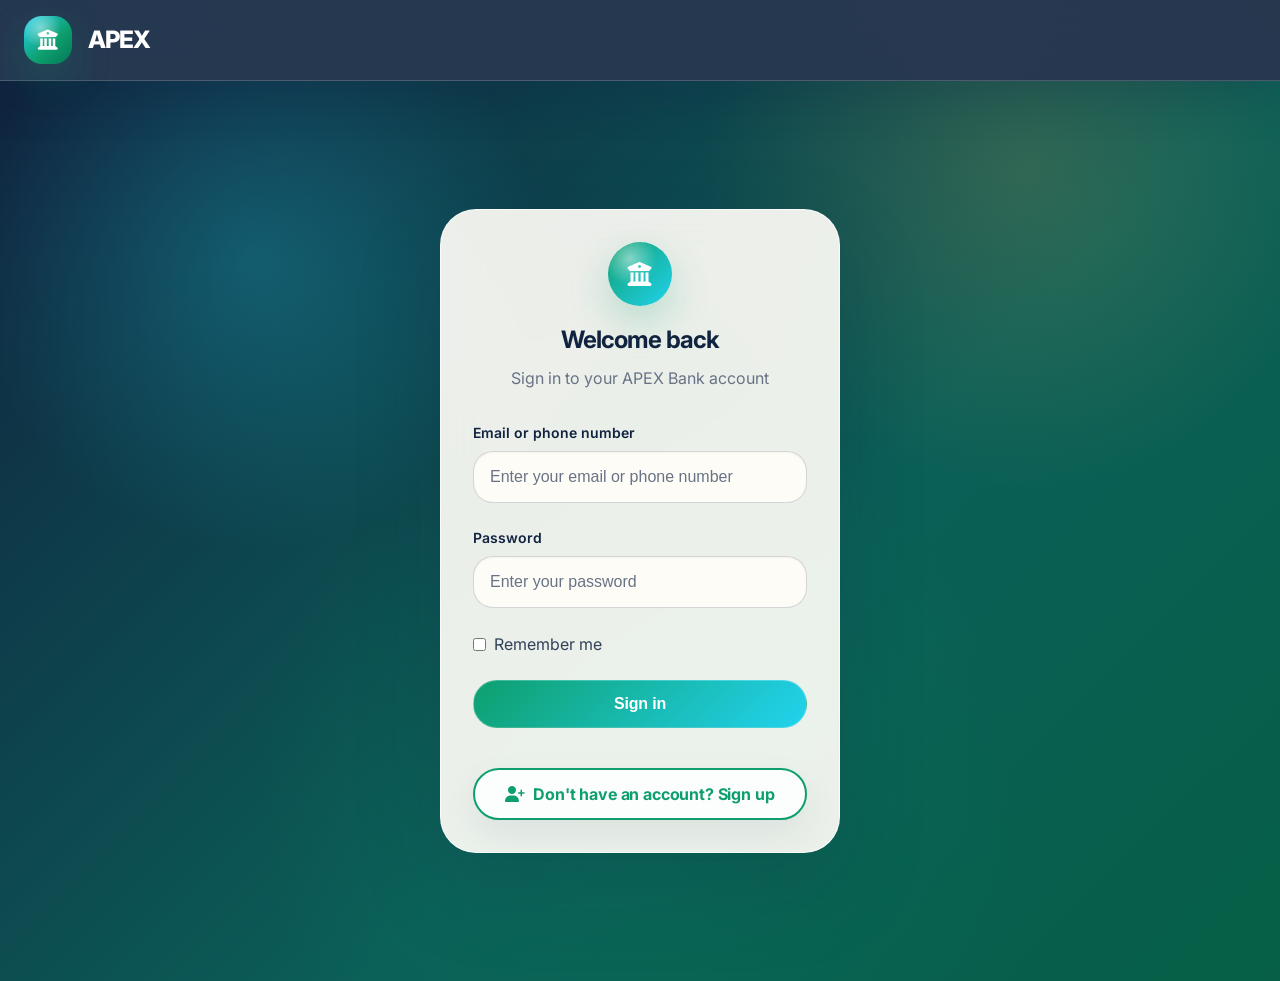
<file: login.html>
<!DOCTYPE html>
<html lang="en">
<head>
    <meta charset="UTF-8">
    <meta name="viewport" content="width=device-width, initial-scale=1.0">
    <title>Login - APEX Bank</title>
    <link rel="stylesheet" href="css/apex-styles.css">
    <link href="https://fonts.googleapis.com/css2?family=Inter:wght@300;400;500;600;700;800;900&display=swap" rel="stylesheet">
    <link rel="stylesheet" href="https://cdnjs.cloudflare.com/ajax/libs/font-awesome/6.4.0/css/all.min.css">
</head>
<body>
    <!-- Main Content -->
    <main>
        <!-- Simple Navigation -->
        <nav class="apex-nav">
            <div class="apex-nav-container">
                <a href="index.html" class="apex-brand">
                    <div class="apex-brand-icon">
                        <i class="fas fa-university"></i>
                    </div>
                    <span>APEX</span>
                </a>
            </div>
        </nav>
        
        <!-- Login Screen -->
        <section class="apex-auth">
            <div class="apex-auth-card">
                <div class="apex-auth-header">
                    <div class="apex-auth-logo">
                        <i class="fas fa-university"></i>
                    </div>
                    <h1 class="apex-auth-title">Welcome back</h1>
                    <p class="apex-auth-subtitle">Sign in to your APEX Bank account</p>
                </div>
                
                <form class="apex-form" id="loginForm" onsubmit="return false;">
                    <div class="apex-form-group">
                        <label class="apex-label">Email or phone number</label>
                        <input type="text" class="apex-input" placeholder="Enter your email or phone number" id="loginEmail">
                    </div>
                    
                    <div class="apex-form-group">
                        <label class="apex-label">Password</label>
                        <input type="password" class="apex-input" placeholder="Enter your password" id="loginPassword">
                    </div>
                    
                    <div class="apex-form-group">
                        <label style="display: flex; align-items: center; gap: var(--apex-spacing-2);">
                            <input type="checkbox" id="rememberMe" style="width: auto;">
                            <span style="font-weight: normal;">Remember me</span>
                        </label>
                    </div>
                    
                    <button type="button" class="apex-btn apex-btn-primary apex-btn-full" onclick="handleLogin()">
                        Sign in
                    </button>
                    
                    <div style="text-align: center; margin-top: var(--apex-spacing-4);">
                        <a href="signup.html" class="apex-btn apex-btn-secondary apex-btn-full">
                            <i class="fas fa-user-plus"></i>
                            Don't have an account? Sign up
                        </a>
                    </div>
                </form>
            </div>
        </section>
    </main>

    <!-- Toast Notification -->
    <div id="chimeToast" class="apex-toast">
        <i class="fas fa-check-circle"></i>
        <span id="toastMessage">Login successful!</span>
    </div>

    <!-- Scripts -->
    <script src="js/chime-app-fixed.js"></script>
    <script>
        // Handle login button click
        function handleLogin() {
            console.log('Login button clicked');
            apexLogin();
        }
        
        // Add Enter key support for login form
        document.addEventListener('DOMContentLoaded', function() {
            const loginForm = document.getElementById('loginForm');
            const loginEmail = document.getElementById('loginEmail');
            const loginPassword = document.getElementById('loginPassword');
            
            // Handle Enter key press in form fields
            function handleEnterKey(event) {
                if (event.key === 'Enter') {
                    event.preventDefault();
                    console.log('Enter key pressed, calling apexLogin');
                    apexLogin();
                }
            }
            
            // Add event listeners to form fields
            if (loginEmail) loginEmail.addEventListener('keypress', handleEnterKey);
            if (loginPassword) loginPassword.addEventListener('keypress', handleEnterKey);
            
            // Keep login form visible even if a user session exists,
            // so users can always switch accounts from this page.
        });
    </script>
</body>
</html>
</file>
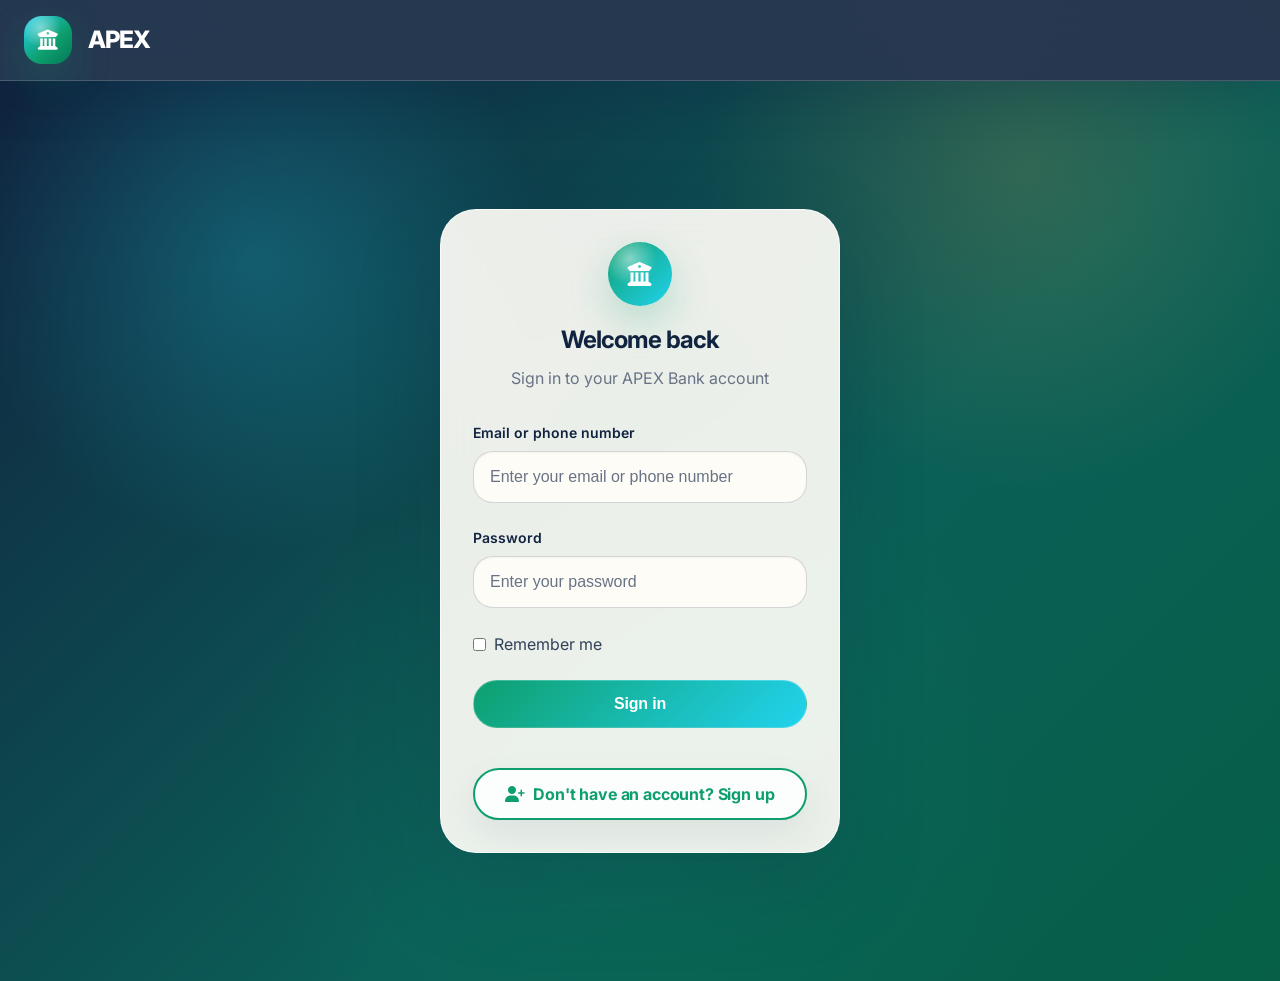
<file: move.html>
<!DOCTYPE html>
<html lang="en">
<head>
    <meta charset="UTF-8">
    <meta name="viewport" content="width=device-width, initial-scale=1.0">
    <title>Move Money - APEX Bank</title>
    <link rel="stylesheet" href="css/apex-styles.css">
    <link href="https://fonts.googleapis.com/css2?family=Inter:wght@300;400;500;600;700;800;900&display=swap" rel="stylesheet">
    <link rel="stylesheet" href="https://cdnjs.cloudflare.com/ajax/libs/font-awesome/6.4.0/css/all.min.css">
</head>
<body>
    <!-- Navigation -->
    <nav class="apex-nav">
        <div class="apex-nav-container">
            <a href="index.html" class="apex-brand">
                <div class="apex-brand-icon">
                    <i class="fas fa-university"></i>
                </div>
                <span>APEX</span>
            </a>
            
            <!-- Desktop Navigation Menu -->
            <div class="apex-nav-menu">
                <a href="home.html" class="apex-nav-link">
                    <i class="fas fa-home"></i>
                    <span>Home</span>
                </a>
                <a href="account.html" class="apex-nav-link">
                    <i class="fas fa-credit-card"></i>
                    <span>Account</span>
                </a>
                <a href="goals.html" class="apex-nav-link">
                    <i class="fas fa-piggy-bank"></i>
                    <span>Goals</span>
                </a>
                <a href="move.html" class="apex-nav-link">
                    <i class="fas fa-exchange-alt"></i>
                    <span>Move</span>
                </a>
                <a href="analytics.html" class="apex-nav-link">
                    <i class="fas fa-chart-line"></i>
                    <span>Analytics</span>
                </a>
                <a href="credit.html" class="apex-nav-link">
                    <i class="fas fa-credit-card"></i>
                    <span>Credit</span>
                </a>
                <div class="apex-nav-dropdown">
                    <button class="apex-nav-link apex-nav-dropdown-toggle">
                        <i class="fas fa-ellipsis-h"></i>
                        <span>More</span>
                        <i class="fas fa-chevron-down" style="font-size: 0.7rem; margin-left: 4px;"></i>
                    </button>
                    <div class="apex-nav-dropdown-menu">
                        <a href="settings.html" class="apex-nav-dropdown-item">
                            <i class="fas fa-cog"></i>
                            Settings
                        </a>
                        <a href="help.html" class="apex-nav-dropdown-item">
                            <i class="fas fa-question-circle"></i>
                            Help
                        </a>
                        <a href="notifications.html" class="apex-nav-dropdown-item">
                            <i class="fas fa-bell"></i>
                            Notifications
                        </a>
                        <a href="profile.html" class="apex-nav-dropdown-item">
                            <i class="fas fa-user"></i>
                            Profile
                        </a>
                    </div>
                </div>
            </div>
            
            <!-- Mobile Menu Toggle -->
            <button class="apex-nav-toggle" id="mobileMenuToggle">
                <i class="fas fa-bars"></i>
            </button>
        </div>
    </nav>

    <!-- Main Content -->
    <main>
        <div class="apex-container apex-section">
            <div style="text-align: center; margin-bottom: var(--apex-spacing-10);">
                <h1 style="font-size: var(--apex-font-size-3xl); font-weight: 700; color: var(--apex-dark-blue); margin-bottom: var(--apex-spacing-4);">
                    Move Money
                </h1>
                <p style="font-size: var(--apex-font-size-lg); color: var(--apex-medium-gray);">
                    Send money to friends, pay bills, or transfer between accounts
                </p>
            </div>

            <div class="apex-grid" style="margin-bottom: var(--apex-spacing-8);">
                <div class="apex-feature-card" onclick="showPayFriends()">
                    <div class="apex-feature-icon">
                        <i class="fas fa-user-friends"></i>
                    </div>
                    <h3 class="apex-feature-title">Pay Friends</h3>
                    <p class="apex-feature-description">Send money to anyone with their email or phone</p>
                </div>
                
                <div class="apex-feature-card" onclick="showPayBills()">
                    <div class="apex-feature-icon">
                        <i class="fas fa-file-invoice-dollar"></i>
                    </div>
                    <h3 class="apex-feature-title">Pay Bills</h3>
                    <p class="apex-feature-description">Set up and pay your monthly bills</p>
                </div>
                
                <div class="apex-feature-card" onclick="showTransferBetween()">
                    <div class="apex-feature-icon">
                        <i class="fas fa-exchange-alt"></i>
                    </div>
                    <h3 class="apex-feature-title">Transfer</h3>
                    <p class="apex-feature-description">Move money between your accounts</p>
                </div>
            </div>

            <div class="apex-card" style="max-width: 500px; margin: 0 auto;">
                <form class="apex-form">
                    <div class="apex-form-group">
                        <label class="apex-label">Who are you paying?</label>
                        <input type="text" class="apex-input" placeholder="Email, phone number, or $Cashtag" id="recipientName">
                    </div>
                    
                    <div class="apex-form-group">
                        <label class="apex-label">Amount</label>
                        <div style="position: relative;">
                            <span style="position: absolute; left: var(--apex-spacing-4); top: 50%; transform: translateY(-50%); font-size: var(--apex-font-size-lg); font-weight: 600; color: var(--apex-medium-gray);">$</span>
                            <input type="number" class="apex-input" placeholder="0.00" id="paymentAmount" style="padding-left: var(--apex-spacing-8);">
                        </div>
                    </div>
                    
                    <div class="apex-form-group">
                        <label class="apex-label">Note (optional)</label>
                        <input type="text" class="apex-input" placeholder="What's this for?" id="paymentNote">
                    </div>
                    
                    <button type="button" class="apex-btn apex-btn-primary apex-btn-full" onclick="makePayment()">
                        Pay $<span id="paymentAmountDisplay">0.00</span>
                    </button>
                </form>
            </div>
        </div>
    </main>

    <!-- Mobile Navigation Bar -->
    <div class="apex-mobile-bar">
        <a href="home.html" class="apex-mobile-item">
            <i class="fas fa-home"></i>
            <span>Home</span>
        </a>
        <a href="account.html" class="apex-mobile-item">
            <i class="fas fa-credit-card"></i>
            <span>Account</span>
        </a>
        <a href="goals.html" class="apex-mobile-item">
            <i class="fas fa-piggy-bank"></i>
            <span>Goals</span>
        </a>
        <a href="move.html" class="apex-mobile-item active">
            <i class="fas fa-exchange-alt"></i>
            <span>Move</span>
        </a>
        <a href="analytics.html" class="apex-mobile-item">
            <i class="fas fa-chart-line"></i>
            <span>Analytics</span>
        </a>
        <a href="#" class="apex-mobile-item" onclick="showMoreMenu()">
            <i class="fas fa-ellipsis-h"></i>
            <span>More</span>
        </a>
    </div>

    <!-- Toast Notification -->
    <div id="chimeToast" class="apex-toast">
        <i class="fas fa-check-circle"></i>
        <span id="toastMessage">Payment sent!</span>
    </div>

    <!-- Mobile Navigation Script -->
    <script>
        document.addEventListener('DOMContentLoaded', function() {
            const mobileToggle = document.getElementById('mobileMenuToggle');
            const navMenu = document.querySelector('.apex-nav-menu');
            
            if (mobileToggle && navMenu) {
                mobileToggle.addEventListener('click', function() {
                    if (navMenu.style.display === 'flex') {
                        navMenu.style.display = 'none';
                    } else {
                        navMenu.style.display = 'flex';
                        navMenu.style.position = 'absolute';
                        navMenu.style.top = '100%';
                        navMenu.style.left = '0';
                        navMenu.style.right = '0';
                        navMenu.style.background = 'var(--apex-navy)';
                        navMenu.style.flexDirection = 'column';
                        navMenu.style.padding = 'var(--apex-spacing-4)';
                        navMenu.style.boxShadow = 'var(--apex-shadow-2xl)';
                    }
                });
            }
        });
    </script>

    <!-- Scripts -->
    <script src="js/chime-app-fixed.js"></script>
    
    </script>

    <!-- Floating More button removed (top-nav dropdown is the single source of truth). -->
</body>
</html>
</file>
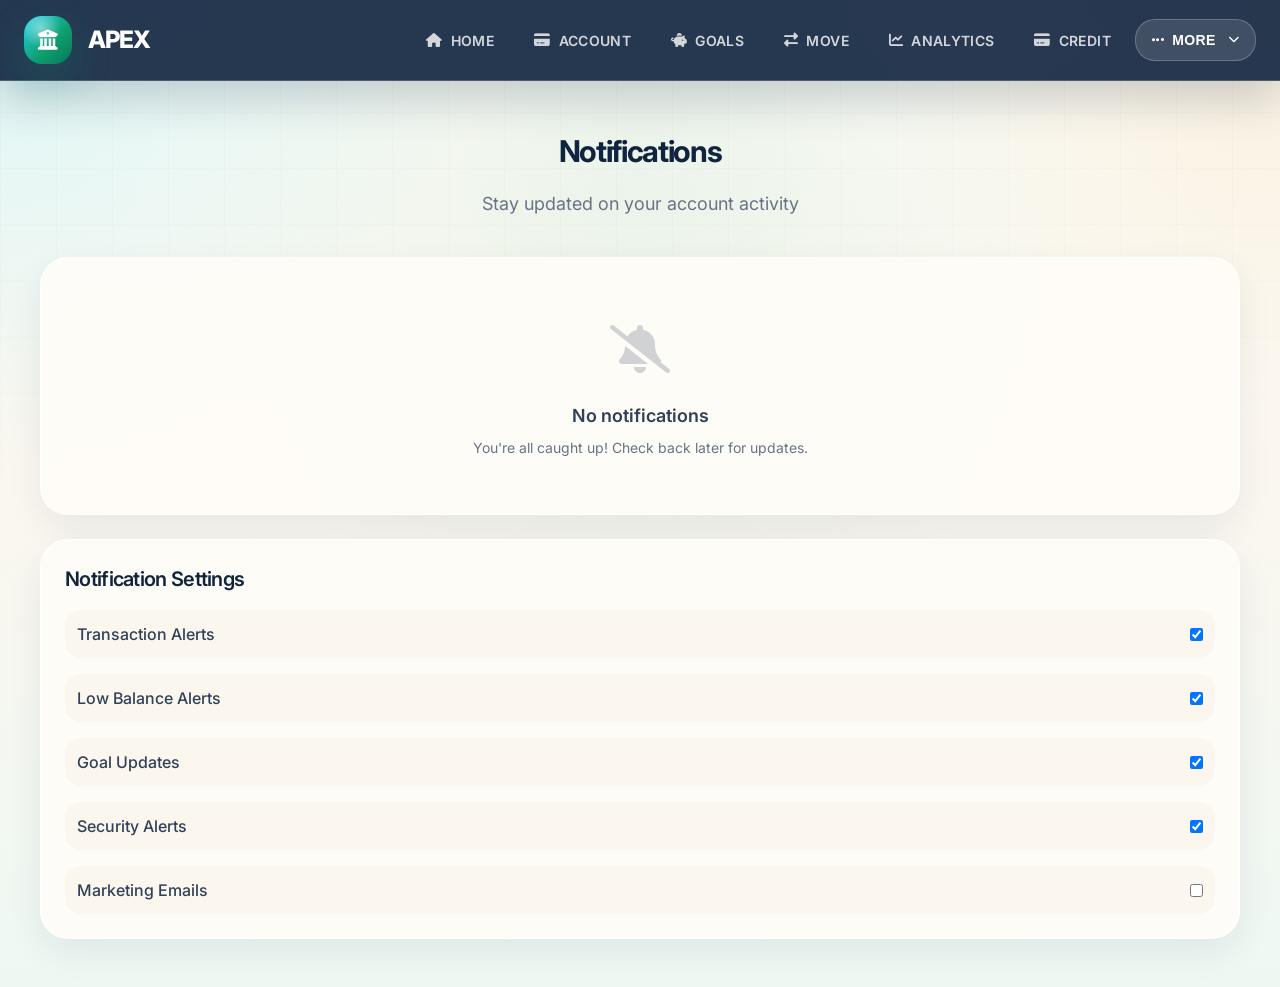
<file: notifications.html>
<!DOCTYPE html>
<html lang="en">
<head>
    <meta charset="UTF-8">
    <meta name="viewport" content="width=device-width, initial-scale=1.0">
    <title>Notifications - APEX Bank</title>
    <link rel="stylesheet" href="css/apex-styles.css">
    <link href="https://fonts.googleapis.com/css2?family=Inter:wght@300;400;500;600;700;800;900&display=swap" rel="stylesheet">
    <link rel="stylesheet" href="https://cdnjs.cloudflare.com/ajax/libs/font-awesome/6.4.0/css/all.min.css">
</head>
<body>
    <!-- Navigation -->
    <nav class="apex-nav">
        <div class="apex-nav-container">
            <a href="index.html" class="apex-brand">
                <div class="apex-brand-icon">
                    <i class="fas fa-university"></i>
                </div>
                <span>APEX</span>
            </a>
            
            <!-- Desktop Navigation Menu -->
            <div class="apex-nav-menu">
                <a href="home.html" class="apex-nav-link">
                    <i class="fas fa-home"></i>
                    <span>Home</span>
                </a>
                <a href="account.html" class="apex-nav-link">
                    <i class="fas fa-credit-card"></i>
                    <span>Account</span>
                </a>
                <a href="goals.html" class="apex-nav-link">
                    <i class="fas fa-piggy-bank"></i>
                    <span>Goals</span>
                </a>
                <a href="move.html" class="apex-nav-link">
                    <i class="fas fa-exchange-alt"></i>
                    <span>Move</span>
                </a>
                <a href="analytics.html" class="apex-nav-link">
                    <i class="fas fa-chart-line"></i>
                    <span>Analytics</span>
                </a>
                <a href="credit.html" class="apex-nav-link">
                    <i class="fas fa-credit-card"></i>
                    <span>Credit</span>
                </a>
                <div class="apex-nav-dropdown">
                    <button class="apex-nav-link apex-nav-dropdown-toggle">
                        <i class="fas fa-ellipsis-h"></i>
                        <span>More</span>
                        <i class="fas fa-chevron-down" style="font-size: 0.7rem; margin-left: 4px;"></i>
                    </button>
                    <div class="apex-nav-dropdown-menu">
                        <a href="settings.html" class="apex-nav-dropdown-item">
                            <i class="fas fa-cog"></i>
                            Settings
                        </a>
                        <a href="help.html" class="apex-nav-dropdown-item">
                            <i class="fas fa-question-circle"></i>
                            Help
                        </a>
                        <a href="notifications.html" class="apex-nav-dropdown-item">
                            <i class="fas fa-bell"></i>
                            Notifications
                        </a>
                        <a href="profile.html" class="apex-nav-dropdown-item">
                            <i class="fas fa-user"></i>
                            Profile
                        </a>
                    </div>
                </div>
            </div>
            
            <!-- Mobile Menu Toggle -->
            <button class="apex-nav-toggle" id="mobileMenuToggle">
                <i class="fas fa-bars"></i>
            </button>
        </div>
    </nav>

    <!-- Main Content -->
    <main>
        <div class="apex-container apex-section">
            <div style="text-align: center; margin-bottom: var(--apex-spacing-10);">
                <h1 style="font-size: var(--apex-font-size-3xl); font-weight: 700; color: var(--apex-dark-blue); margin-bottom: var(--apex-spacing-4);">
                    Notifications
                </h1>
                <p style="font-size: var(--apex-font-size-lg); color: var(--apex-medium-gray);">
                    Stay updated on your account activity
                </p>
            </div>

            <div class="apex-card">
                <div style="text-align: center; padding: var(--apex-spacing-8) var(--apex-spacing-4); color: var(--apex-medium-gray);">
                    <div style="font-size: 3rem; margin-bottom: var(--apex-spacing-4); opacity: 0.3;">
                        <i class="fas fa-bell-slash"></i>
                    </div>
                    <h4 style="font-size: var(--apex-font-size-lg); font-weight: 600; color: var(--apex-dark-gray); margin-bottom: var(--apex-spacing-2);">No notifications</h4>
                    <p style="font-size: var(--apex-font-size-sm); margin: 0;">You're all caught up! Check back later for updates.</p>
                </div>
            </div>

            <div class="apex-card" style="margin-top: var(--apex-spacing-6);">
                <h3 style="font-size: var(--apex-font-size-xl); font-weight: 600; color: var(--apex-dark-blue); margin-bottom: var(--apex-spacing-4);">Notification Settings</h3>
                <div style="display: flex; flex-direction: column; gap: var(--apex-spacing-4);">
                    <label style="display: flex; align-items: center; justify-content: space-between; padding: var(--apex-spacing-3); background: var(--apex-off-white); border-radius: var(--apex-radius-lg);">
                        <span style="font-weight: 500;">Transaction Alerts</span>
                        <input type="checkbox" checked style="width: auto;">
                    </label>
                    <label style="display: flex; align-items: center; justify-content: space-between; padding: var(--apex-spacing-3); background: var(--apex-off-white); border-radius: var(--apex-radius-lg);">
                        <span style="font-weight: 500;">Low Balance Alerts</span>
                        <input type="checkbox" checked style="width: auto;">
                    </label>
                    <label style="display: flex; align-items: center; justify-content: space-between; padding: var(--apex-spacing-3); background: var(--apex-off-white); border-radius: var(--apex-radius-lg);">
                        <span style="font-weight: 500;">Goal Updates</span>
                        <input type="checkbox" checked style="width: auto;">
                    </label>
                    <label style="display: flex; align-items: center; justify-content: space-between; padding: var(--apex-spacing-3); background: var(--apex-off-white); border-radius: var(--apex-radius-lg);">
                        <span style="font-weight: 500;">Security Alerts</span>
                        <input type="checkbox" checked style="width: auto;">
                    </label>
                    <label style="display: flex; align-items: center; justify-content: space-between; padding: var(--apex-spacing-3); background: var(--apex-off-white); border-radius: var(--apex-radius-lg);">
                        <span style="font-weight: 500;">Marketing Emails</span>
                        <input type="checkbox" style="width: auto;">
                    </label>
                </div>
            </div>
        </div>
    </main>

    <!-- Mobile Navigation Bar -->
    <div class="apex-mobile-bar">
        <a href="home.html" class="apex-mobile-item">
            <i class="fas fa-home"></i>
            <span>Home</span>
        </a>
        <a href="account.html" class="apex-mobile-item">
            <i class="fas fa-credit-card"></i>
            <span>Account</span>
        </a>
        <a href="goals.html" class="apex-mobile-item">
            <i class="fas fa-piggy-bank"></i>
            <span>Goals</span>
        </a>
        <a href="move.html" class="apex-mobile-item">
            <i class="fas fa-exchange-alt"></i>
            <span>Move</span>
        </a>
        <a href="analytics.html" class="apex-mobile-item">
            <i class="fas fa-chart-line"></i>
            <span>Analytics</span>
        </a>
        <a href="#" class="apex-mobile-item" onclick="showMoreMenu()">
            <i class="fas fa-ellipsis-h"></i>
            <span>More</span>
        </a>
    </div>

    <!-- Floating More button removed (top-nav dropdown is the single source of truth). -->
</body>
</html>
</file>
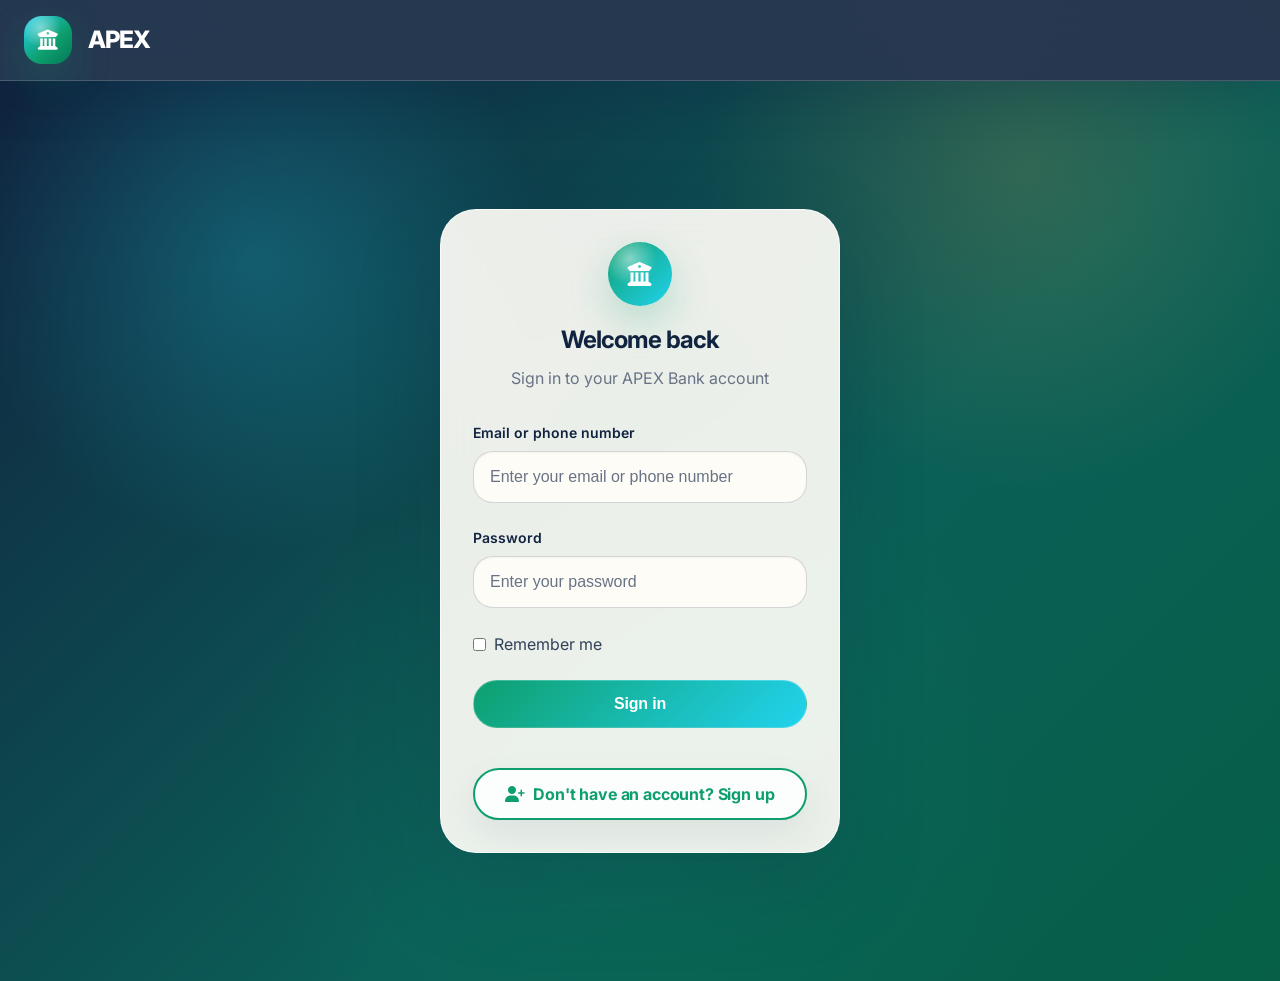
<file: profile.html>
<!DOCTYPE html>
<html lang="en">
<head>
    <meta charset="UTF-8">
    <meta name="viewport" content="width=device-width, initial-scale=1.0">
    <title>Profile - APEX Bank</title>
    <link rel="stylesheet" href="css/apex-styles.css">
    <link href="https://fonts.googleapis.com/css2?family=Inter:wght@300;400;500;600;700;800;900&display=swap" rel="stylesheet">
    <link rel="stylesheet" href="https://cdnjs.cloudflare.com/ajax/libs/font-awesome/6.4.0/css/all.min.css">
</head>
<body>
    <!-- Navigation -->
    <nav class="apex-nav">
        <div class="apex-nav-container">
            <a href="index.html" class="apex-brand">
                <div class="apex-brand-icon">
                    <i class="fas fa-university"></i>
                </div>
                <span>APEX</span>
            </a>
            
            <!-- Desktop Navigation Menu -->
            <div class="apex-nav-menu">
                <a href="home.html" class="apex-nav-link">
                    <i class="fas fa-home"></i>
                    <span>Home</span>
                </a>
                <a href="account.html" class="apex-nav-link">
                    <i class="fas fa-credit-card"></i>
                    <span>Account</span>
                </a>
                <a href="goals.html" class="apex-nav-link">
                    <i class="fas fa-piggy-bank"></i>
                    <span>Goals</span>
                </a>
                <a href="move.html" class="apex-nav-link">
                    <i class="fas fa-exchange-alt"></i>
                    <span>Move</span>
                </a>
                <a href="analytics.html" class="apex-nav-link">
                    <i class="fas fa-chart-line"></i>
                    <span>Analytics</span>
                </a>
                <a href="credit.html" class="apex-nav-link">
                    <i class="fas fa-credit-card"></i>
                    <span>Credit</span>
                </a>
                <div class="apex-nav-dropdown">
                    <button class="apex-nav-link apex-nav-dropdown-toggle">
                        <i class="fas fa-ellipsis-h"></i>
                        <span>More</span>
                        <i class="fas fa-chevron-down" style="font-size: 0.7rem; margin-left: 4px;"></i>
                    </button>
                    <div class="apex-nav-dropdown-menu">
                        <a href="settings.html" class="apex-nav-dropdown-item">
                            <i class="fas fa-cog"></i>
                            Settings
                        </a>
                        <a href="help.html" class="apex-nav-dropdown-item">
                            <i class="fas fa-question-circle"></i>
                            Help
                        </a>
                        <a href="notifications.html" class="apex-nav-dropdown-item">
                            <i class="fas fa-bell"></i>
                            Notifications
                        </a>
                        <a href="profile.html" class="apex-nav-dropdown-item">
                            <i class="fas fa-user"></i>
                            Profile
                        </a>
                    </div>
                </div>
            </div>
            
            <!-- Mobile Menu Toggle -->
            <button class="apex-nav-toggle" id="mobileMenuToggle">
                <i class="fas fa-bars"></i>
            </button>
        </div>
    </nav>

    <!-- Main Content -->
    <main>
        <div class="apex-container apex-section">
            <div style="text-align: center; margin-bottom: var(--apex-spacing-10);">
                <h1 style="font-size: var(--apex-font-size-3xl); font-weight: 700; color: var(--apex-dark-blue); margin-bottom: var(--apex-spacing-4);">
                    Profile
                </h1>
                <p style="font-size: var(--apex-font-size-lg); color: var(--apex-medium-gray);">
                    Manage your account settings and preferences
                </p>
            </div>

            <div class="apex-card" style="max-width: 600px; margin: 0 auto;">
                <div style="display: flex; align-items: center; gap: var(--apex-spacing-4); margin-bottom: var(--apex-spacing-8);">
                    <div style="width: 80px; height: 80px; border-radius: var(--apex-radius-full); background: linear-gradient(135deg, var(--apex-primary-teal), var(--apex-teal-light)); display: flex; align-items: center; justify-content: center; font-size: var(--apex-font-size-2xl); color: var(--apex-white); box-shadow: var(--apex-shadow-active);">
                        <i class="fas fa-user"></i>
                    </div>
                    <div>
                        <h3 style="font-size: var(--apex-font-size-xl); font-weight: 700; color: var(--apex-dark-blue);" id="profileName">User Name</h3>
                        <p style="color: var(--apex-medium-gray);" id="profileEmail">user@email.com</p>
                    </div>
                </div>

                <div style="border-top: 1px solid var(--apex-light-gray); padding-top: var(--apex-spacing-8);">
                    <button class="apex-btn apex-btn-full" style="margin-bottom: var(--apex-spacing-3); background: var(--apex-white); color: var(--apex-dark-blue); border: 2px solid var(--apex-light-gray); transition: all var(--apex-transition-fast);" onmouseover="this.style.borderColor='var(--apex-primary-teal)'; this.style.color='var(--apex-primary-teal)'; this.style.transform='translateY(-2px)'; this.style.boxShadow='var(--apex-shadow-md)'" onmouseout="this.style.borderColor='var(--apex-light-gray)'; this.style.color='var(--apex-dark-blue)'; this.style.transform='translateY(0)'; this.style.boxShadow='none'" onclick="editProfile()">
                        <i class="fas fa-user-edit"></i>
                        Edit profile
                    </button>
                    <button class="apex-btn apex-btn-full" style="margin-bottom: var(--apex-spacing-3); background: var(--apex-white); color: var(--apex-dark-blue); border: 2px solid var(--apex-light-gray); transition: all var(--apex-transition-fast);" onmouseover="this.style.borderColor='var(--apex-primary-teal)'; this.style.color='var(--apex-primary-teal)'; this.style.transform='translateY(-2px)'; this.style.boxShadow='var(--apex-shadow-md)'" onmouseout="this.style.borderColor='var(--apex-light-gray)'; this.style.color='var(--apex-dark-blue)'; this.style.transform='translateY(0)'; this.style.boxShadow='none'" onclick="goToNotifications()">
                        <i class="fas fa-bell"></i>
                        Notifications
                    </button>
                    <button class="apex-btn apex-btn-full" style="margin-bottom: var(--apex-spacing-3); background: var(--apex-white); color: var(--apex-dark-blue); border: 2px solid var(--apex-light-gray); transition: all var(--apex-transition-fast);" onmouseover="this.style.borderColor='var(--apex-primary-teal)'; this.style.color='var(--apex-primary-teal)'; this.style.transform='translateY(-2px)'; this.style.boxShadow='var(--apex-shadow-md)'" onmouseout="this.style.borderColor='var(--apex-light-gray)'; this.style.color='var(--apex-dark-blue)'; this.style.transform='translateY(0)'; this.style.boxShadow='none'" onclick="goToSettings()">
                        <i class="fas fa-shield-alt"></i>
                        Security settings
                    </button>
                    <button class="apex-btn apex-btn-full" style="margin-bottom: var(--apex-spacing-3); background: var(--apex-white); color: var(--apex-dark-blue); border: 2px solid var(--apex-light-gray); transition: all var(--apex-transition-fast);" onmouseover="this.style.borderColor='var(--apex-primary-teal)'; this.style.color='var(--apex-primary-teal)'; this.style.transform='translateY(-2px)'; this.style.boxShadow='var(--apex-shadow-md)'" onmouseout="this.style.borderColor='var(--apex-light-gray)'; this.style.color='var(--apex-dark-blue)'; this.style.transform='translateY(0)'; this.style.boxShadow='none'" onclick="goToHelp()">
                        <i class="fas fa-question-circle"></i>
                        Help & support
                    </button>
                    <button class="apex-btn apex-btn-full" style="background: transparent; color: var(--apex-error); border: 2px solid var(--apex-error); transition: all var(--apex-transition-fast);" onmouseover="this.style.background='var(--apex-error)'; this.style.color='var(--apex-white)'; this.style.transform='translateY(-2px)'; this.style.boxShadow='var(--apex-shadow-md)'" onmouseout="this.style.background='transparent'; this.style.color='var(--apex-error)'; this.style.transform='translateY(0)'; this.style.boxShadow='none'" onclick="apexSignOut()">
                        <i class="fas fa-sign-out-alt"></i>
                        Sign out
                    </button>
                </div>
            </div>
        </div>
    </main>

    <!-- Mobile Navigation Bar -->
    <div class="apex-mobile-bar">
        <a href="home.html" class="apex-mobile-item">
            <i class="fas fa-home"></i>
            <span>Home</span>
        </a>
        <a href="account.html" class="apex-mobile-item">
            <i class="fas fa-credit-card"></i>
            <span>Account</span>
        </a>
        <a href="goals.html" class="apex-mobile-item">
            <i class="fas fa-piggy-bank"></i>
            <span>Goals</span>
        </a>
        <a href="move.html" class="apex-mobile-item">
            <i class="fas fa-exchange-alt"></i>
            <span>Move</span>
        </a>
        <a href="analytics.html" class="apex-mobile-item">
            <i class="fas fa-chart-line"></i>
            <span>Analytics</span>
        </a>
        <a href="#" class="apex-mobile-item" onclick="showMoreMenu()">
            <i class="fas fa-ellipsis-h"></i>
            <span>More</span>
        </a>
    <!-- Toast Notification -->
    <div id="chimeToast" class="apex-toast">
        <i class="fas fa-check-circle"></i>
        <span id="toastMessage">Profile updated!</span>
    </div>

    <!-- Mobile Navigation Script -->
    <script>
        document.addEventListener('DOMContentLoaded', function() {
            const mobileToggle = document.getElementById('mobileMenuToggle');
            const navMenu = document.querySelector('.apex-nav-menu');
            
            if (mobileToggle && navMenu) {
                mobileToggle.addEventListener('click', function() {
                    if (navMenu.style.display === 'flex') {
                        navMenu.style.display = 'none';
                    } else {
                        navMenu.style.display = 'flex';
                        navMenu.style.position = 'absolute';
                        navMenu.style.top = '100%';
                        navMenu.style.left = '0';
                        navMenu.style.right = '0';
                        navMenu.style.background = 'var(--apex-navy)';
                        navMenu.style.flexDirection = 'column';
                        navMenu.style.padding = 'var(--apex-spacing-4)';
                        navMenu.style.boxShadow = 'var(--apex-shadow-2xl)';
                    }
                });
            }
        });
    </script>

    <!-- Scripts -->
    <script src="js/chime-app-fixed.js"></script>
    
    <script>
        // Update profile information
        function updateProfileInfo() {
            const profileNameElement = document.getElementById('profileName');
            const profileEmailElement = document.getElementById('profileEmail');
            
            if (apexState.currentUser) {
                if (profileNameElement) {
                    profileNameElement.textContent = apexState.currentUser.name;
                }
                if (profileEmailElement) {
                    profileEmailElement.textContent = apexState.currentUser.email;
                }
            }
        }
        
        // Profile page button functions
        function editProfile() {
            chimeToast('Edit profile feature coming soon!', 'info');
        }
        
        function goToNotifications() {
            window.location.href = 'notifications.html';
        }
        
        function goToSettings() {
            window.location.href = 'settings.html';
        }
        
        function goToHelp() {
            window.location.href = 'help.html';
        }
        
        // Make functions globally available
        window.editProfile = editProfile;
        window.goToNotifications = goToNotifications;
        window.goToSettings = goToSettings;
        window.goToHelp = goToHelp;
    </script>

    <!-- Floating More button removed (top-nav dropdown is the single source of truth). -->
</body>
</html>
</file>
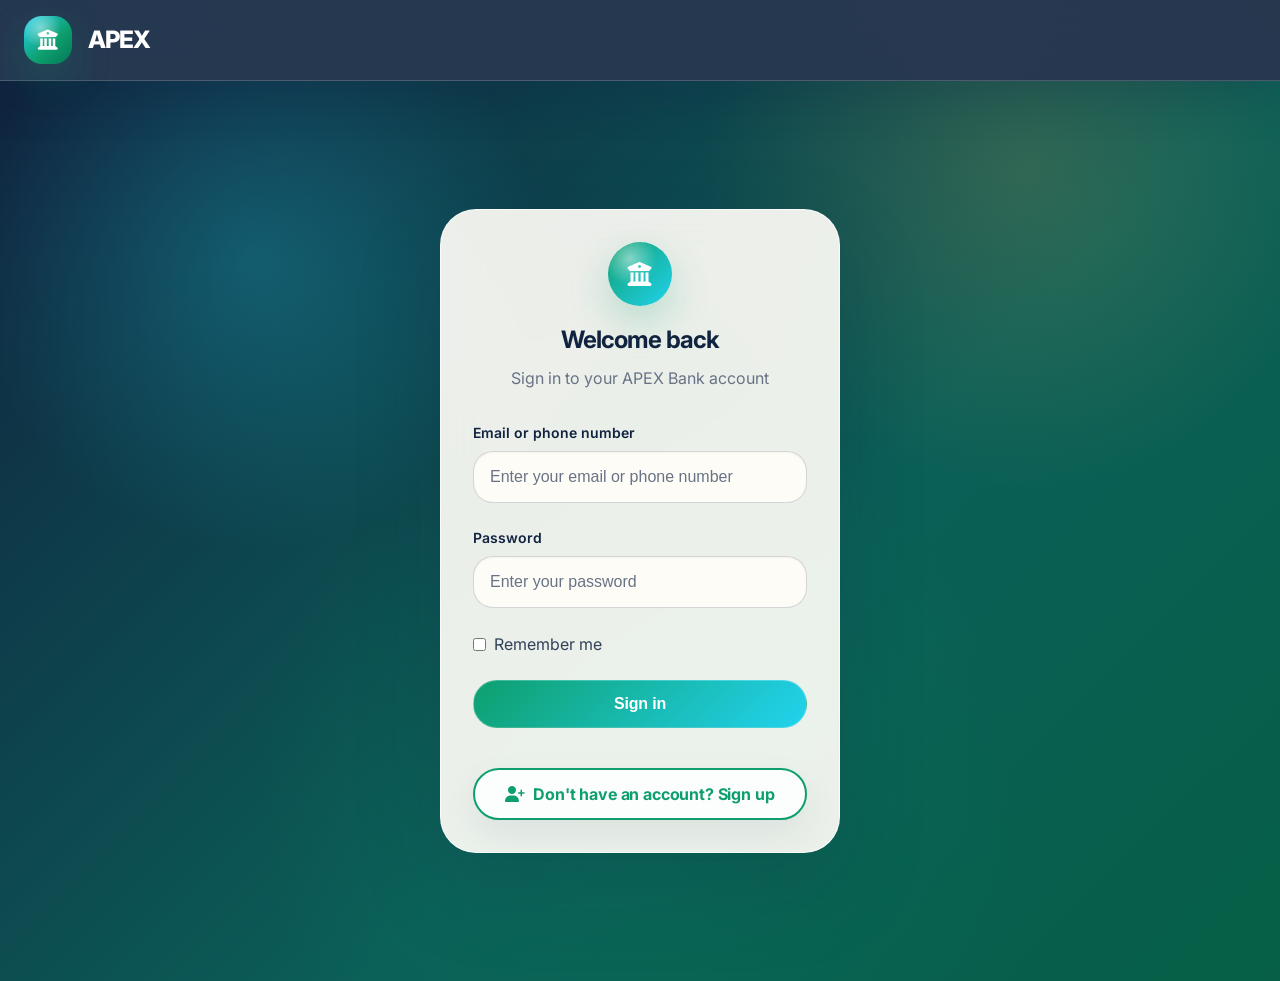
<file: settings.html>
<!DOCTYPE html>
<html lang="en">
<head>
    <meta charset="UTF-8">
    <meta name="viewport" content="width=device-width, initial-scale=1.0">
    <title>Settings - APEX Bank</title>
    <link rel="stylesheet" href="css/apex-styles.css">
    <link href="https://fonts.googleapis.com/css2?family=Inter:wght@300;400;500;600;700;800;900&display=swap" rel="stylesheet">
    <link rel="stylesheet" href="https://cdnjs.cloudflare.com/ajax/libs/font-awesome/6.4.0/css/all.min.css">
</head>
<body>
    <!-- Navigation -->
    <nav class="apex-nav">
        <div class="apex-nav-container">
            <a href="index.html" class="apex-brand">
                <div class="apex-brand-icon">
                    <i class="fas fa-university"></i>
                </div>
                <span>APEX</span>
            </a>
            
            <!-- Desktop Navigation Menu -->
            <div class="apex-nav-menu">
                <a href="home.html" class="apex-nav-link">
                    <i class="fas fa-home"></i>
                    <span>Home</span>
                </a>
                <a href="account.html" class="apex-nav-link">
                    <i class="fas fa-credit-card"></i>
                    <span>Account</span>
                </a>
                <a href="goals.html" class="apex-nav-link">
                    <i class="fas fa-piggy-bank"></i>
                    <span>Goals</span>
                </a>
                <a href="move.html" class="apex-nav-link">
                    <i class="fas fa-exchange-alt"></i>
                    <span>Move</span>
                </a>
                <a href="analytics.html" class="apex-nav-link">
                    <i class="fas fa-chart-line"></i>
                    <span>Analytics</span>
                </a>
                <a href="credit.html" class="apex-nav-link">
                    <i class="fas fa-credit-card"></i>
                    <span>Credit</span>
                </a>
                <div class="apex-nav-dropdown">
                    <button class="apex-nav-link apex-nav-dropdown-toggle">
                        <i class="fas fa-ellipsis-h"></i>
                        <span>More</span>
                        <i class="fas fa-chevron-down" style="font-size: 0.7rem; margin-left: 4px;"></i>
                    </button>
                    <div class="apex-nav-dropdown-menu">
                        <a href="settings.html" class="apex-nav-dropdown-item">
                            <i class="fas fa-cog"></i>
                            Settings
                        </a>
                        <a href="help.html" class="apex-nav-dropdown-item">
                            <i class="fas fa-question-circle"></i>
                            Help
                        </a>
                        <a href="notifications.html" class="apex-nav-dropdown-item">
                            <i class="fas fa-bell"></i>
                            Notifications
                        </a>
                        <a href="profile.html" class="apex-nav-dropdown-item">
                            <i class="fas fa-user"></i>
                            Profile
                        </a>
                    </div>
                </div>
            </div>
            
            <!-- Mobile Menu Toggle -->
            <button class="apex-nav-toggle" id="mobileMenuToggle">
                <i class="fas fa-bars"></i>
            </button>
        </div>
    </nav>

    <!-- Main Content -->
    <main>
        <div class="apex-container apex-section">
            <div style="text-align: center; margin-bottom: var(--apex-spacing-10);">
                <h1 style="font-size: var(--apex-font-size-3xl); font-weight: 700; color: var(--apex-dark-blue); margin-bottom: var(--apex-spacing-4);">
                    Settings
                </h1>
                <p style="font-size: var(--apex-font-size-lg); color: var(--apex-medium-gray);">
                    Manage your account preferences and security
                </p>
            </div>

            <div class="apex-card" style="max-width: 600px; margin: 0 auto;">
                <h3 style="font-size: var(--apex-font-size-xl); font-weight: 600; color: var(--apex-dark-blue); margin-bottom: var(--apex-spacing-6);">Account Settings</h3>
                <div style="display: flex; flex-direction: column; gap: var(--apex-spacing-3); margin-bottom: var(--apex-spacing-8);">
                    <button class="apex-btn apex-btn-secondary apex-btn-full">
                        <i class="fas fa-user"></i>
                        Personal Information
                    </button>
                    <button class="apex-btn apex-btn-secondary apex-btn-full">
                        <i class="fas fa-map-marker-alt"></i>
                        Address & Contact
                    </button>
                    <button class="apex-btn apex-btn-secondary apex-btn-full">
                        <i class="fas fa-phone"></i>
                        Phone & Email
                    </button>
                </div>

                <h3 style="font-size: var(--apex-font-size-xl); font-weight: 600; color: var(--apex-dark-blue); margin-bottom: var(--apex-spacing-6);">Security</h3>
                <div style="display: flex; flex-direction: column; gap: var(--apex-spacing-3); margin-bottom: var(--apex-spacing-8);">
                    <button class="apex-btn apex-btn-secondary apex-btn-full">
                        <i class="fas fa-lock"></i>
                        Change Password
                    </button>
                    <button class="apex-btn apex-btn-secondary apex-btn-full">
                        <i class="fas fa-fingerprint"></i>
                        Biometric Settings
                    </button>
                    <button class="apex-btn apex-btn-secondary apex-btn-full">
                        <i class="fas fa-shield-alt"></i>
                        Two-Factor Authentication
                    </button>
                </div>

                <h3 style="font-size: var(--apex-font-size-xl); font-weight: 600; color: var(--apex-dark-blue); margin-bottom: var(--apex-spacing-6);">Preferences</h3>
                <div style="display: flex; flex-direction: column; gap: var(--apex-spacing-3);">
                    <button class="apex-btn apex-btn-secondary apex-btn-full">
                        <i class="fas fa-bell"></i>
                        Notifications
                    </button>
                    <button class="apex-btn apex-btn-secondary apex-btn-full">
                        <i class="fas fa-globe"></i>
                        Language & Region
                    </button>
                    <button class="apex-btn apex-btn-secondary apex-btn-full">
                        <i class="fas fa-moon"></i>
                        Dark Mode
                    </button>
                </div>
            </div>
        </div>
    </main>

    <!-- Mobile Navigation Bar -->
    <div class="apex-mobile-bar">
        <a href="home.html" class="apex-mobile-item">
            <i class="fas fa-home"></i>
            <span>Home</span>
        </a>
        <a href="account.html" class="apex-mobile-item">
            <i class="fas fa-credit-card"></i>
            <span>Account</span>
        </a>
        <a href="goals.html" class="apex-mobile-item">
            <i class="fas fa-piggy-bank"></i>
            <span>Goals</span>
        </a>
        <a href="move.html" class="apex-mobile-item">
            <i class="fas fa-exchange-alt"></i>
            <span>Move</span>
        </a>
        <a href="analytics.html" class="apex-mobile-item">
            <i class="fas fa-chart-line"></i>
            <span>Analytics</span>
        </a>
        <a href="#" class="apex-mobile-item" onclick="showMoreMenu()">
            <i class="fas fa-ellipsis-h"></i>
            <span>More</span>
        </a>
    </div>

    <!-- Toast Notification -->
    <div id="chimeToast" class="apex-toast">
        <i class="fas fa-check-circle"></i>
        <span id="toastMessage">Settings updated!</span>
    </div>

    <!-- Scripts -->
    <script src="js/chime-app-fixed.js"></script>
    
    <!-- Settings Page Functionality -->
    <script>
        // Add functionality to settings buttons
        document.addEventListener('DOMContentLoaded', function() {
            // Personal Information
            const personalInfoBtn = document.querySelector('button:has(.fa-user)');
            if (personalInfoBtn) {
                personalInfoBtn.addEventListener('click', function() {
                    showToast('Personal Information settings coming soon!');
                });
            }
            
            // Address & Contact
            const addressBtn = document.querySelector('button:has(.fa-map-marker-alt)');
            if (addressBtn) {
                addressBtn.addEventListener('click', function() {
                    showToast('Address & Contact settings coming soon!');
                });
            }
            
            // Phone & Email
            const phoneBtn = document.querySelector('button:has(.fa-phone)');
            if (phoneBtn) {
                phoneBtn.addEventListener('click', function() {
                    showToast('Phone & Email settings coming soon!');
                });
            }
            
            // Change Password
            const passwordBtn = document.querySelector('button:has(.fa-lock)');
            if (passwordBtn) {
                passwordBtn.addEventListener('click', function() {
                    showToast('Password change feature coming soon!');
                });
            }
            
            // Biometric Settings
            const biometricBtn = document.querySelector('button:has(.fa-fingerprint)');
            if (biometricBtn) {
                biometricBtn.addEventListener('click', function() {
                    showToast('Biometric settings coming soon!');
                });
            }
            
            // Two-Factor Authentication
            const twoFactorBtn = document.querySelector('button:has(.fa-shield-alt)');
            if (twoFactorBtn) {
                twoFactorBtn.addEventListener('click', function() {
                    showToast('Two-Factor Authentication coming soon!');
                });
            }
            
            // Notifications
            const notificationsBtn = document.querySelector('button:has(.fa-bell)');
            if (notificationsBtn) {
                notificationsBtn.addEventListener('click', function() {
                    window.location.href = 'notifications.html';
                });
            }
            
            // Language & Region
            const languageBtn = document.querySelector('button:has(.fa-globe)');
            if (languageBtn) {
                languageBtn.addEventListener('click', function() {
                    showToast('Language & Region settings coming soon!');
                });
            }
            
            // Dark Mode
            const darkModeBtn = document.querySelector('button:has(.fa-moon)');
            if (darkModeBtn) {
                darkModeBtn.addEventListener('click', function() {
                    // Toggle dark mode
                    document.body.classList.toggle('dark-mode');
                    const isDarkMode = document.body.classList.contains('dark-mode');
                    showToast(isDarkMode ? 'Dark mode enabled!' : 'Dark mode disabled!');
                });
            }
        });
        
        // Toast notification function
        function showToast(message) {
            const toast = document.getElementById('chimeToast');
            const toastMessage = document.getElementById('toastMessage');
            
            if (toast && toastMessage) {
                toastMessage.textContent = message;
                toast.classList.add('show');
                
                setTimeout(() => {
                    toast.classList.remove('show');
                }, 3000);
            }
        }
    </script>
    
    <!-- Mobile Navigation Script -->
    <script>
        document.addEventListener('DOMContentLoaded', function() {
            const mobileToggle = document.getElementById('mobileMenuToggle');
            const navMenu = document.querySelector('.apex-nav-menu');
            
            if (mobileToggle && navMenu) {
                mobileToggle.addEventListener('click', function() {
                    if (navMenu.style.display === 'flex') {
                        navMenu.style.display = 'none';
                    } else {
                        navMenu.style.display = 'flex';
                        navMenu.style.position = 'absolute';
                        navMenu.style.top = '100%';
                        navMenu.style.left = '0';
                        navMenu.style.right = '0';
                        navMenu.style.background = 'var(--apex-navy)';
                        navMenu.style.flexDirection = 'column';
                        navMenu.style.padding = 'var(--apex-spacing-4)';
                        navMenu.style.boxShadow = 'var(--apex-shadow-2xl)';
                    }
                });
            }
        });
    </script>

    <!-- Floating More button removed (top-nav dropdown is the single source of truth). -->
</body>
</html>
</file>
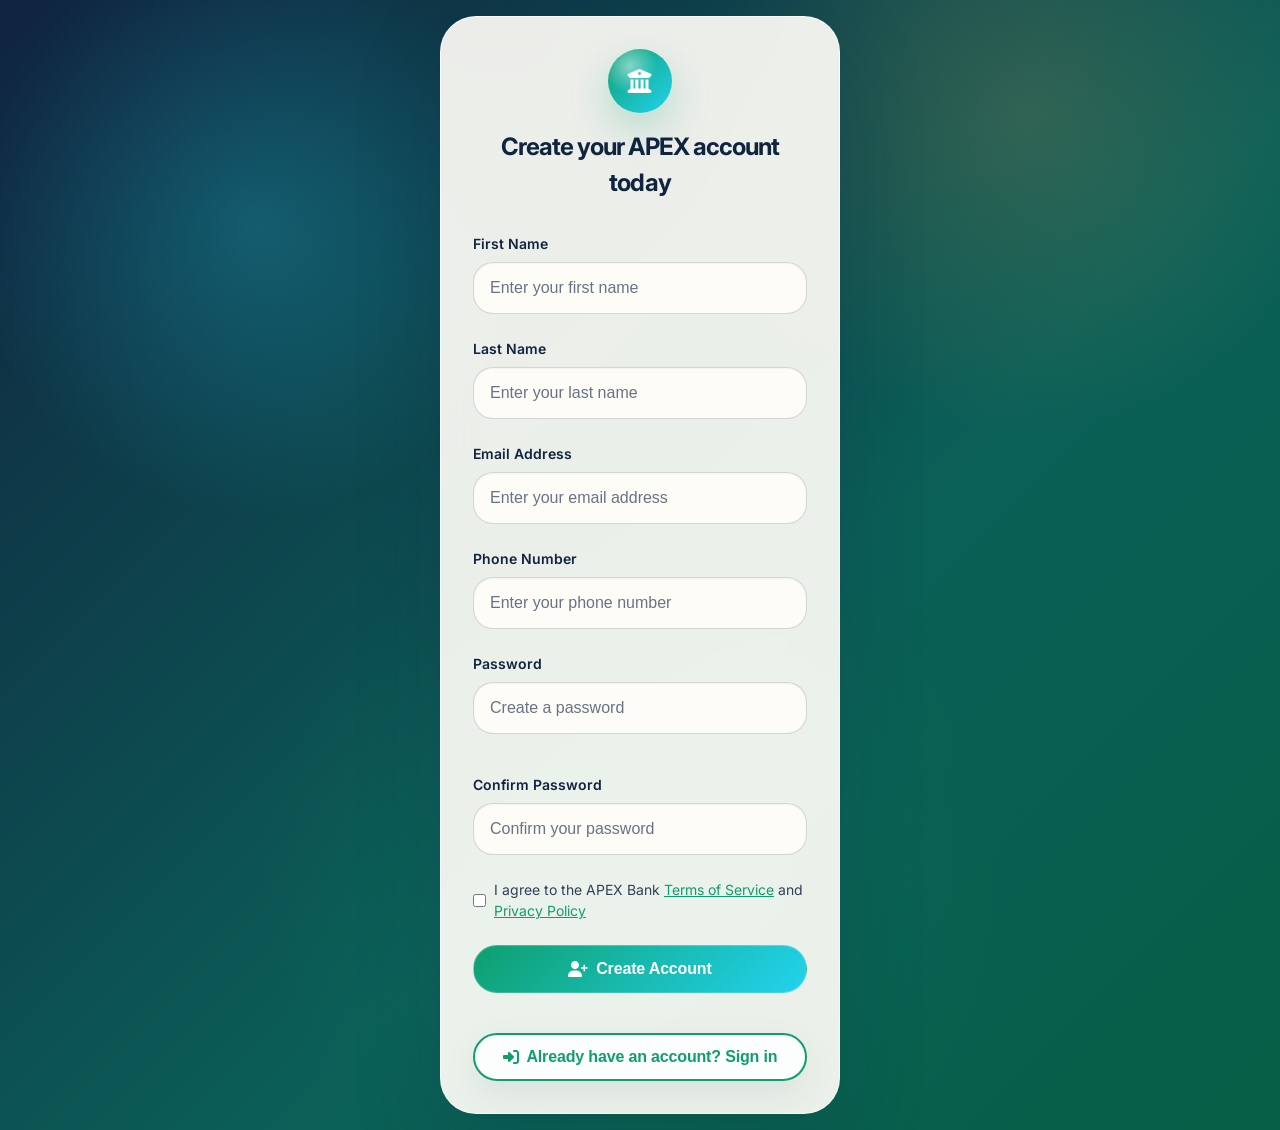
<file: signup.html>
<!DOCTYPE html>
<html lang="en">
<head>
    <meta charset="UTF-8">
    <meta name="viewport" content="width=device-width, initial-scale=1.0">
    <title>Create Account - APEX Bank</title>
    <link rel="stylesheet" href="css/apex-styles.css">
    <link href="https://fonts.googleapis.com/css2?family=Inter:wght@300;400;500;600;700;800;900&display=swap" rel="stylesheet">
    <link rel="stylesheet" href="https://cdnjs.cloudflare.com/ajax/libs/font-awesome/6.4.0/css/all.min.css">
</head>
<body>
    <!-- Main Content -->
    <main>
        <!-- Sign Up Screen -->
        <section id="signup-screen" class="apex-auth">
            <div class="apex-auth-card">
                <div class="apex-auth-header">
                    <div class="apex-auth-logo">
                        <i class="fas fa-university"></i>
                    </div>
                    <h1 class="apex-auth-title">Create your APEX account today</h1>
                </div>
                
                <form class="apex-form" id="signupForm">
                    <div class="apex-form-group">
                        <label class="apex-label">First Name</label>
                        <input type="text" class="apex-input" placeholder="Enter your first name" id="signupFirstName" required>
                    </div>
                    
                    <div class="apex-form-group">
                        <label class="apex-label">Last Name</label>
                        <input type="text" class="apex-input" placeholder="Enter your last name" id="signupLastName" required>
                    </div>
                    
                    <div class="apex-form-group">
                        <label class="apex-label">Email Address</label>
                        <input type="email" class="apex-input" placeholder="Enter your email address" id="signupEmail" required>
                    </div>
                    
                    <div class="apex-form-group">
                        <label class="apex-label">Phone Number</label>
                        <input type="tel" class="apex-input" placeholder="Enter your phone number" id="signupPhone" required>
                    </div>
                    
                    <div class="apex-form-group">
                        <label class="apex-label">Password</label>
                        <input type="password" class="apex-input" placeholder="Create a password" id="signupPassword" required>
                        <div id="passwordStrength" style="margin-top: var(--apex-spacing-2);"></div>
                    </div>
                    
                    <div class="apex-form-group">
                        <label class="apex-label">Confirm Password</label>
                        <input type="password" class="apex-input" placeholder="Confirm your password" id="signupConfirmPassword" required>
                    </div>
                    
                    <div class="apex-form-group">
                        <label style="display: flex; align-items: center; gap: var(--apex-spacing-2);">
                            <input type="checkbox" id="agreeTerms" style="width: auto;">
                            <span style="font-weight: normal; font-size: var(--apex-font-size-sm);">
                                I agree to the APEX Bank 
                                <a href="#" onclick="showTermsAndConditions(); return false;" style="color: var(--apex-primary-green); text-decoration: underline;">Terms of Service</a> 
                                and 
                                <a href="#" onclick="showPrivacyPolicy(); return false;" style="color: var(--apex-primary-green); text-decoration: underline;">Privacy Policy</a>
                            </span>
                        </label>
                    </div>
                    
                    <button type="button" class="apex-btn apex-btn-primary apex-btn-full" onclick="createAccount()">
                        <i class="fas fa-user-plus"></i>
                        Create Account
                    </button>
                    
                    <div style="text-align: center; margin-top: var(--apex-spacing-4);">
                        <button type="button" class="apex-btn apex-btn-secondary apex-btn-full" onclick="goToLogin()">
                            <i class="fas fa-sign-in-alt"></i>
                            Already have an account? Sign in
                        </button>
                    </div>
                </form>
            </div>
        </section>

        <!-- Verification Screen -->
        <section id="verification-screen" class="apex-auth" style="display: none;">
            <div class="apex-auth-card">
                <div class="apex-auth-header">
                    <div class="apex-auth-logo">
                        <i class="fas fa-shield-alt"></i>
                    </div>
                    <h1 class="apex-auth-title">Verify Your Account</h1>
                    <p class="apex-auth-subtitle">Enter the 6-digit verification code shown below</p>
                </div>

                <div class="verification-code-display" style="text-align: center; padding: var(--apex-spacing-4); border-radius: var(--apex-radius-xl); margin-bottom: var(--apex-spacing-6);">
                    <div style="font-size: var(--apex-font-size-sm); opacity: 0.9; margin-bottom: var(--apex-spacing-2);">Verification code</div>
                    <div id="codeValue" style="font-size: var(--apex-font-size-3xl); font-weight: 800; letter-spacing: 0.2em;">000000</div>
                </div>

                <div style="display: flex; gap: var(--apex-spacing-2); justify-content: center; margin-bottom: var(--apex-spacing-6);">
                    <input type="text" class="apex-input verification-input" inputmode="numeric" maxlength="1" oninput="handleVerificationInput(this, 0)" onkeydown="handleVerificationKeydown(event, 0)" style="width: 48px; text-align: center; font-size: var(--apex-font-size-lg);">
                    <input type="text" class="apex-input verification-input" inputmode="numeric" maxlength="1" oninput="handleVerificationInput(this, 1)" onkeydown="handleVerificationKeydown(event, 1)" style="width: 48px; text-align: center; font-size: var(--apex-font-size-lg);">
                    <input type="text" class="apex-input verification-input" inputmode="numeric" maxlength="1" oninput="handleVerificationInput(this, 2)" onkeydown="handleVerificationKeydown(event, 2)" style="width: 48px; text-align: center; font-size: var(--apex-font-size-lg);">
                    <input type="text" class="apex-input verification-input" inputmode="numeric" maxlength="1" oninput="handleVerificationInput(this, 3)" onkeydown="handleVerificationKeydown(event, 3)" style="width: 48px; text-align: center; font-size: var(--apex-font-size-lg);">
                    <input type="text" class="apex-input verification-input" inputmode="numeric" maxlength="1" oninput="handleVerificationInput(this, 4)" onkeydown="handleVerificationKeydown(event, 4)" style="width: 48px; text-align: center; font-size: var(--apex-font-size-lg);">
                    <input type="text" class="apex-input verification-input" inputmode="numeric" maxlength="1" oninput="handleVerificationInput(this, 5)" onkeydown="handleVerificationKeydown(event, 5)" style="width: 48px; text-align: center; font-size: var(--apex-font-size-lg);">
                </div>

                <div style="display: flex; flex-direction: column; gap: var(--apex-spacing-3);">
                    <button type="button" class="apex-btn apex-btn-primary apex-btn-full" onclick="verifyEmail()">
                        <i class="fas fa-check-circle"></i>
                        Verify Account
                    </button>
                    <button type="button" class="apex-btn apex-btn-secondary apex-btn-full" onclick="resendVerification()">
                        <i class="fas fa-redo"></i>
                        Resend Code
                    </button>
                    <button type="button" class="apex-btn apex-btn-ghost apex-btn-full" onclick="location.reload()">
                        <i class="fas fa-arrow-left"></i>
                        Back to Sign Up
                    </button>
                </div>
            </div>
        </section>
    </main>

    <!-- Toast Notification -->
    <div id="chimeToast" class="apex-toast">
        <i class="fas fa-check-circle"></i>
        <span id="toastMessage">Account created!</span>
    </div>

    <!-- Scripts -->
    <script src="js/chime-app-fixed.js"></script>
    <script>
        // Go to login page function
        function goToLogin() {
            window.location.href = 'login.html';
        }
        
        // Show Terms and Conditions
        function showTermsAndConditions() {
            const termsContent = `
                <div style="max-width: 600px; margin: 0 auto; padding: 20px;">
                    <h2 style="color: var(--apex-primary-green); margin-bottom: 20px;">APEX Bank Terms of Service</h2>
                    
                    <h3 style="color: var(--apex-dark-blue); margin: 20px 0 10px 0;">1. Account Terms</h3>
                    <p style="line-height: 1.6; margin-bottom: 15px;">
                        By creating an APEX Bank account, you agree to provide accurate information and maintain the security of your account credentials.
                    </p>
                    
                    <h3 style="color: var(--apex-dark-blue); margin: 20px 0 10px 0;">2. Banking Services</h3>
                    <p style="line-height: 1.6; margin-bottom: 15px;">
                        APEX Bank provides digital banking services including account management, transfers, and financial analytics. Services are subject to availability and regulatory compliance.
                    </p>
                    
                    <h3 style="color: var(--apex-dark-blue); margin: 20px 0 10px 0;">3. Account Limits</h3>
                    <p style="line-height: 1.6; margin-bottom: 15px;">
                        Users may create one primary account and up to 4 additional accounts. All accounts are subject to AML and KYC verification requirements.
                    </p>
                    
                    <h3 style="color: var(--apex-dark-blue); margin: 20px 0 10px 0;">4. Privacy and Data</h3>
                    <p style="line-height: 1.6; margin-bottom: 15px;">
                        We protect your data in accordance with our Privacy Policy and applicable banking regulations. Your information is never sold to third parties.
                    </p>
                    
                    <h3 style="color: var(--apex-dark-blue); margin: 20px 0 10px 0;">5. Account Security</h3>
                    <p style="line-height: 1.6; margin-bottom: 15px;">
                        You are responsible for maintaining the confidentiality of your login credentials. Report unauthorized access immediately.
                    </p>
                    
                    <h3 style="color: var(--apex-dark-blue); margin: 20px 0 10px 0;">6. Fee Structure</h3>
                    <p style="line-height: 1.6; margin-bottom: 15px;">
                        APEX Bank offers fee-free basic banking services. Additional services may have associated fees which will be clearly disclosed.
                    </p>
                    
                    <h3 style="color: var(--apex-dark-blue); margin: 20px 0 10px 0;">7. Account Closure</h3>
                    <p style="line-height: 1.6; margin-bottom: 15px;">
                        You may close your account at any time. Remaining funds will be transferred according to your instructions.
                    </p>
                    
                    <p style="margin-top: 30px; font-size: 12px; color: var(--apex-medium-gray);">
                        By continuing, you acknowledge that you have read, understood, and agree to be bound by these terms.
                    </p>
                </div>
            `;
            
            showModal('Terms of Service', termsContent);
        }
        
        // Show Privacy Policy
        function showPrivacyPolicy() {
            const privacyContent = `
                <div style="max-width: 600px; margin: 0 auto; padding: 20px;">
                    <h2 style="color: var(--apex-primary-green); margin-bottom: 20px;">APEX Bank Privacy Policy</h2>
                    
                    <h3 style="color: var(--apex-dark-blue); margin: 20px 0 10px 0;">Information We Collect</h3>
                    <p style="line-height: 1.6; margin-bottom: 15px;">
                        We collect information necessary to provide banking services, including personal identification, contact information, and transaction data.
                    </p>
                    
                    <h3 style="color: var(--apex-dark-blue); margin: 20px 0 10px 0;">How We Use Your Information</h3>
                    <p style="line-height: 1.6; margin-bottom: 15px;">
                        Your information is used to provide banking services, prevent fraud, comply with regulations, and improve our services.
                    </p>
                    
                    <h3 style="color: var(--apex-dark-blue); margin: 20px 0 10px 0;">Information Sharing</h3>
                    <p style="line-height: 1.6; margin-bottom: 15px;">
                        We do not sell your personal information. We may share information with regulatory authorities, law enforcement, or service providers as required by law.
                    </p>
                    
                    <h3 style="color: var(--apex-dark-blue); margin: 20px 0 10px 0;">Data Security</h3>
                    <p style="line-height: 1.6; margin-bottom: 15px;">
                        We use industry-standard encryption and security measures to protect your information both in transit and at rest.
                    </p>
                    
                    <h3 style="color: var(--apex-dark-blue); margin: 20px 0 10px 0;">Your Rights</h3>
                    <p style="line-height: 1.6; margin-bottom: 15px;">
                        You have the right to access, correct, or delete your personal information, subject to legal and regulatory requirements.
                    </p>
                    
                    <h3 style="color: var(--apex-dark-blue); margin: 20px 0 10px 0;">Cookies and Tracking</h3>
                    <p style="line-height: 1.6; margin-bottom: 15px;">
                        We use cookies and similar technologies to enhance your experience and provide security features.
                    </p>
                    
                    <h3 style="color: var(--apex-dark-blue); margin: 20px 0 10px 0;">Policy Updates</h3>
                    <p style="line-height: 1.6; margin-bottom: 15px;">
                        We may update this privacy policy. Changes will be communicated through our website or email notifications.
                    </p>
                    
                    <p style="margin-top: 30px; font-size: 12px; color: var(--apex-medium-gray);">
                        Last updated: ${new Date().toLocaleDateString()}
                    </p>
                </div>
            `;
            
            showModal('Privacy Policy', privacyContent);
        }
        
        // Modal function
        function showModal(title, content) {
            const modal = document.createElement('div');
            modal.style.cssText = `
                position: fixed;
                top: 0;
                left: 0;
                width: 100%;
                height: 100%;
                background: rgba(0, 0, 0, 0.5);
                z-index: 10000;
                display: flex;
                align-items: center;
                justify-content: center;
                padding: 20px;
            `;
            
            modal.innerHTML = `
                <div style="background: white; border-radius: 12px; max-width: 700px; max-height: 80vh; overflow-y: auto; width: 100%;">
                    <div style="padding: 20px; border-bottom: 1px solid #eee; display: flex; justify-content: space-between; align-items: center;">
                        <h3 style="margin: 0; color: var(--apex-primary-green);">${title}</h3>
                        <button onclick="this.closest('[style*=fixed]').remove()" style="background: none; border: none; font-size: 24px; cursor: pointer; color: #666;">&times;</button>
                    </div>
                    <div style="padding: 20px;">
                        ${content}
                    </div>
                    <div style="padding: 20px; border-top: 1px solid #eee; text-align: right;">
                        <button onclick="this.closest('[style*=fixed]').remove()" style="background: var(--apex-primary-green); color: white; border: none; padding: 10px 20px; border-radius: 6px; cursor: pointer;">Close</button>
                    </div>
                </div>
            `;
            
            document.body.appendChild(modal);
        }
        
        // Override checkLoginStatus for signup page to allow logged users to create additional accounts
        window.addEventListener('DOMContentLoaded', function() {
            // Don't redirect logged users from signup page - they might want to create additional accounts
            const currentUser = JSON.parse(localStorage.getItem('apexCurrentUser') || '{}');
            if (currentUser.email) {
                // User is logged in - show message about creating additional account
                const authTitle = document.querySelector('.apex-auth-title');
                const authSubtitle = document.querySelector('.apex-auth-subtitle');
                if (authTitle) authTitle.textContent = 'Create Additional Account';
                if (authSubtitle) authSubtitle.textContent = 'Add up to 4 additional accounts to your APEX Bank profile';
            }
        });
        
        // Check if secondary accounts limit is reached
        window.addEventListener('load', () => {
            const secondaryUsers = JSON.parse(localStorage.getItem('apexSecondaryUsers') || '[]');
            if (secondaryUsers.length >= 4) {
                document.querySelector('.apex-auth-title').textContent = 'Account Limit Reached';
                document.querySelector('.apex-auth-subtitle').textContent = 'Maximum 4 additional accounts have been created';
                document.getElementById('signupForm').style.display = 'none';
                
                const messageDiv = document.createElement('div');
                messageDiv.style.textAlign = 'center';
                messageDiv.style.padding = 'var(--apex-spacing-6)';
                messageDiv.innerHTML = `
                    <div style="width: 80px; height: 80px; background: var(--apex-warning); border-radius: var(--apex-radius-full); display: flex; align-items: center; justify-content: center; margin: 0 auto var(--apex-spacing-4);">
                        <i class="fas fa-exclamation-triangle" style="color: white; font-size: 2rem;"></i>
                    </div>
                    <p style="color: var(--apex-medium-gray); margin-bottom: var(--apex-spacing-6);">
                        The maximum of 4 additional accounts has been reached. Please contact support if you need more accounts.
                    </p>
                    <a href="login.html" class="apex-btn apex-btn-primary" style="width: 100%;">
                        <i class="fas fa-sign-in-alt"></i>
                        Go to Login
                    </a>
                `;
                document.querySelector('.apex-auth-card').appendChild(messageDiv);
            }
        });
    </script>
</body>
</file>
<file: css/apex-styles.css>
/* APEX Bank Design System */

:root {
  /* Care-first banking palette */
  --apex-primary-teal: #0E9F6E;
  --apex-teal-dark: #047857;
  --apex-teal-light: #22D3EE;
  --apex-teal-pale: #ECFDF5;

  --apex-navy: #10233F;
  --apex-navy-light: #17345C;
  --apex-navy-lighter: #2D4F79;
  --apex-navy-pale: #F7F4EC;

  --apex-white: #FFFFFF;
  --apex-off-white: #FBF7EF;
  --apex-light-gray: #E7E0D4;
  --apex-medium-gray: #687386;
  --apex-dark-gray: #314158;
  --apex-dark-blue: #10233F;
  --apex-black: #07111F;

  --apex-success: #0E9F6E;
  --apex-warning: #D97706;
  --apex-error: #EF4444;
  --apex-info: #0EA5E9;
  --apex-gold: #D8A84E;

  /* Legacy Green Colors (for compatibility) */
  --apex-primary-green: #0E9F6E;
  --apex-green-dark: #065F46;
  --apex-green-pale: #DFF7EA;
  --apex-light-blue: #22D3EE;
  --apex-blue-pale: #E6FFFB;

  /* Typography */
  --apex-font-family: 'Inter', -apple-system, BlinkMacSystemFont, 'Segoe UI', sans-serif;
  --apex-font-size-xs: 0.75rem;
  --apex-font-size-sm: 0.875rem;
  --apex-font-size-base: 1rem;
  --apex-font-size-lg: 1.125rem;
  --apex-font-size-xl: 1.25rem;
  --apex-font-size-2xl: 1.5rem;
  --apex-font-size-3xl: 1.875rem;
  --apex-font-size-4xl: 2.25rem;
  --apex-font-size-5xl: 3rem;

  /* Spacing */
  --apex-spacing-1: 0.25rem;
  --apex-spacing-2: 0.5rem;
  --apex-spacing-3: 0.75rem;
  --apex-spacing-4: 1rem;
  --apex-spacing-5: 1.25rem;
  --apex-spacing-6: 1.5rem;
  --apex-spacing-8: 2rem;
  --apex-spacing-10: 2.5rem;
  --apex-spacing-12: 3rem;
  --apex-spacing-16: 4rem;

  /* Border Radius */
  --apex-radius-sm: 0.5rem;
  --apex-radius-md: 0.75rem;
  --apex-radius-lg: 1rem;
  --apex-radius-xl: 1.25rem;
  --apex-radius-2xl: 1.75rem;
  --apex-radius-3xl: 2.25rem;
  --apex-radius-full: 9999px;

  /* Shadows */
  --apex-shadow-sm: 0 14px 36px rgba(16, 35, 63, 0.07);
  --apex-shadow-md: 0 22px 54px rgba(16, 35, 63, 0.11);
  --apex-shadow-lg: 0 28px 70px rgba(16, 35, 63, 0.15);
  --apex-shadow-xl: 0 34px 88px rgba(16, 35, 63, 0.18);
  --apex-shadow-2xl: 0 44px 110px rgba(16, 35, 63, 0.26);

  /* Premium Fintech Shadows */
  --apex-shadow-navbar: 0 18px 45px rgba(16, 35, 63, 0.2);
  --apex-shadow-hover: 0 20px 50px rgba(14, 159, 110, 0.16);
  --apex-shadow-active: 0 16px 40px rgba(14, 159, 110, 0.24);

  /* Transitions */
  --apex-transition-fast: 150ms ease-in-out;
  --apex-transition-normal: 300ms ease-in-out;
  --apex-transition-slow: 500ms ease-in-out;
}

/* Base Styles */
* {
  box-sizing: border-box;
  margin: 0;
  padding: 0;
}

html {
  scroll-behavior: smooth;
}

body {
  font-family: var(--apex-font-family);
  font-size: var(--apex-font-size-base);
  line-height: 1.5;
  color: var(--apex-dark-gray);
  background:
    radial-gradient(circle at top left, rgba(34, 211, 238, 0.16), transparent 30rem),
    radial-gradient(circle at top right, rgba(216, 168, 78, 0.14), transparent 26rem),
    radial-gradient(circle at 50% 18%, rgba(14, 159, 110, 0.08), transparent 30rem),
    linear-gradient(180deg, #FFFDF8 0%, var(--apex-off-white) 48%, #EEF8F3 100%);
  -webkit-font-smoothing: antialiased;
  -moz-osx-font-smoothing: grayscale;
  overflow-x: hidden;
  min-height: 100vh;
  position: relative;
}

body::before {
  content: '';
  position: fixed;
  inset: 0;
  pointer-events: none;
  z-index: -1;
  background-image:
    linear-gradient(rgba(16, 35, 63, 0.026) 1px, transparent 1px),
    linear-gradient(90deg, rgba(16, 35, 63, 0.026) 1px, transparent 1px);
  background-size: 56px 56px;
  mask-image: linear-gradient(to bottom, rgba(0, 0, 0, 0.75), transparent 75%);
}

main, section {
  overflow-x: hidden;
  width: 100%;
}

div[style*="max-width: 800px"] {
  max-width: 100% !important;
  padding: 0 var(--apex-spacing-2) !important;
}

@media (max-width: 768px) {
  div[style*="max-width: 800px"] {
    padding: 0 var(--apex-spacing-1) !important;
  }
}

img {
  max-width: 100%;
  height: auto;
}

.apex-section h1,
.apex-section h2,
.apex-auth-title {
  letter-spacing: -0.045em;
}

.apex-section h1,
.apex-section h2 {
  color: var(--apex-dark-blue);
}

/* Premium Fintech Navigation */
.apex-nav {
  background: rgba(16, 35, 63, 0.9);
  border-bottom: 1px solid rgba(255, 255, 255, 0.18);
  position: sticky;
  top: 0;
  z-index: 100;
  backdrop-filter: blur(20px);
  -webkit-backdrop-filter: blur(20px);
  box-shadow: var(--apex-shadow-navbar);
  transition: all var(--apex-transition-normal);
}

.apex-nav-container {
  max-width: 1400px;
  margin: 0 auto;
  padding: 0 var(--apex-spacing-6);
  display: flex;
  align-items: center;
  justify-content: space-between;
  height: 80px;
}

.apex-brand {
  display: flex;
  align-items: center;
  gap: var(--apex-spacing-4);
  font-size: var(--apex-font-size-2xl);
  font-weight: 800;
  color: var(--apex-white);
  text-decoration: none;
  transition: all var(--apex-transition-fast);
  position: relative;
  letter-spacing: -0.04em;
}

.apex-brand:hover {
  transform: translateY(-1px);
}

.apex-brand-icon {
  width: 48px;
  height: 48px;
  background:
    radial-gradient(circle at 35% 25%, rgba(255, 255, 255, 0.44), transparent 42%),
    linear-gradient(135deg, var(--apex-teal-light), var(--apex-primary-teal) 58%, var(--apex-teal-dark));
  border-radius: 18px;
  display: flex;
  align-items: center;
  justify-content: center;
  color: var(--apex-white);
  font-size: var(--apex-font-size-xl);
  box-shadow: var(--apex-shadow-active);
  transition: all var(--apex-transition-normal);
}

.apex-brand-icon:hover {
  transform: scale(1.05);
  box-shadow: var(--apex-shadow-hover);
}

.apex-nav-menu {
  display: flex !important;
  gap: var(--apex-spacing-2);
  list-style: none;
  align-items: center;
}

.apex-nav-link {
  color: rgba(255, 255, 255, 0.8);
  text-decoration: none;
  font-weight: 600;
  font-size: var(--apex-font-size-sm);
  padding: var(--apex-spacing-3) var(--apex-spacing-4);
  border-radius: var(--apex-radius-xl);
  transition: all var(--apex-transition-normal);
  position: relative;
  display: flex;
  align-items: center;
  gap: var(--apex-spacing-2);
  text-transform: uppercase;
  letter-spacing: 0.025em;
  isolation: isolate;
}

.apex-nav-link::before {
  content: '';
  position: absolute;
  bottom: 0;
  left: 50%;
  width: 0;
  height: 3px;
  background: linear-gradient(90deg, var(--apex-gold), var(--apex-teal-light));
  border-radius: var(--apex-radius-full);
  transform: translateX(-50%);
  transition: all var(--apex-transition-normal);
}

.apex-nav-link:hover {
  color: var(--apex-white);
  background: rgba(255, 255, 255, 0.14);
  transform: translateY(-2px);
  box-shadow: inset 0 0 0 1px rgba(255, 255, 255, 0.08), var(--apex-shadow-hover);
}

.apex-nav-link:hover::before {
  width: 80%;
}

.apex-nav-link.active {
  color: var(--apex-white);
  background: linear-gradient(135deg, var(--apex-primary-teal), var(--apex-teal-light));
  box-shadow: var(--apex-shadow-active);
  transform: translateY(-1px);
}

.apex-nav-link.active::before {
  width: 100%;
  background: var(--apex-white);
}

/* More Dropdown Menu */
.apex-nav-more {
  position: relative;
}

.apex-nav-more-toggle {
  background: rgba(255, 255, 255, 0.15);
  border: 1px solid rgba(255, 255, 255, 0.3);
  color: var(--apex-white);
  padding: var(--apex-spacing-3) var(--apex-spacing-4);
  border-radius: var(--apex-radius-xl);
  font-weight: 600;
  font-size: var(--apex-font-size-sm);
  cursor: pointer;
  transition: all var(--apex-transition-normal);
  display: flex;
  align-items: center;
  gap: var(--apex-spacing-2);
  text-transform: uppercase;
  letter-spacing: 0.025em;
  position: relative;
  z-index: 1001;
  min-width: 80px;
  justify-content: center;
}

.apex-nav-more-toggle:hover {
  background: rgba(255, 255, 255, 0.25);
  transform: translateY(-2px);
  box-shadow: var(--apex-shadow-hover);
  border-color: rgba(255, 255, 255, 0.4);
}

.apex-nav-more-toggle:focus {
  outline: 2px solid var(--apex-primary-teal);
  outline-offset: 2px;
}

.apex-nav-more-toggle::before {
  content: '';
  position: absolute;
  top: -1px;
  left: -1px;
  right: -1px;
  bottom: -1px;
  background: linear-gradient(45deg, var(--apex-primary-teal), var(--apex-teal-light));
  border-radius: var(--apex-radius-xl);
  opacity: 0;
  transition: opacity var(--apex-transition-normal);
  z-index: -1;
}

.apex-nav-more-toggle:hover::before {
  opacity: 0.3;
}

.apex-nav-more-dropdown {
  position: absolute;
  top: 100%;
  right: 0;
  background: var(--apex-navy-light);
  border: 1px solid rgba(255, 255, 255, 0.1);
  border-radius: var(--apex-radius-xl);
  min-width: 200px;
  padding: var(--apex-spacing-2);
  box-shadow: var(--apex-shadow-2xl);
  opacity: 0;
  visibility: hidden;
  transform: translateY(-10px);
  transition: all var(--apex-transition-normal);
  z-index: 1000;
}

.apex-nav-more-dropdown.active {
  opacity: 1;
  visibility: visible;
  transform: translateY(0);
}

.apex-nav-more-dropdown a {
  display: flex;
  align-items: center;
  gap: var(--apex-spacing-3);
  padding: var(--apex-spacing-3) var(--apex-spacing-4);
  color: rgba(255, 255, 255, 0.8);
  text-decoration: none;
  border-radius: var(--apex-radius-lg);
  transition: all var(--apex-transition-fast);
  font-weight: 500;
}

.apex-nav-more-dropdown a:hover {
  background: rgba(255, 255, 255, 0.1);
  color: var(--apex-white);
}

.apex-nav-more-dropdown a.dropdown-active {
  background: linear-gradient(135deg, var(--apex-primary-teal), var(--apex-teal-light));
  color: var(--apex-white);
}

/* Mobile Navigation Toggle */
.apex-nav-toggle {
  display: none !important;
  background: none;
  border: none;
  color: var(--apex-white);
  font-size: var(--apex-font-size-lg);
  cursor: pointer;
  padding: var(--apex-spacing-2);
  border-radius: var(--apex-radius-md);
  transition: all var(--apex-transition-fast);
}

.apex-nav-toggle:hover {
  background: rgba(255, 255, 255, 0.1);
}

/* Update dropdown class names to match HTML */
.apex-nav-dropdown {
  position: relative;
}

.apex-nav-dropdown-toggle {
  background: rgba(255, 255, 255, 0.12);
  border: 1px solid rgba(255, 255, 255, 0.22);
  color: var(--apex-white);
  padding: var(--apex-spacing-3) var(--apex-spacing-4);
  border-radius: var(--apex-radius-xl);
  font-weight: 600;
  font-size: var(--apex-font-size-sm);
  cursor: pointer;
  transition: all var(--apex-transition-normal);
  display: flex;
  align-items: center;
  gap: var(--apex-spacing-2);
  text-transform: uppercase;
  letter-spacing: 0.025em;
  position: relative;
  z-index: 1001;
  min-width: 80px;
  justify-content: center;
}

.apex-nav-dropdown-toggle:hover {
  background: rgba(255, 255, 255, 0.2);
  transform: translateY(-2px);
  box-shadow: var(--apex-shadow-hover);
  border-color: rgba(255, 255, 255, 0.4);
}

.apex-nav-dropdown-menu {
  position: absolute;
  top: 100%;
  right: 0;
  background: rgba(17, 24, 39, 0.94);
  border: 1px solid rgba(255, 255, 255, 0.14);
  border-radius: var(--apex-radius-xl);
  min-width: 200px;
  padding: var(--apex-spacing-2);
  box-shadow: var(--apex-shadow-2xl);
  backdrop-filter: blur(24px);
  -webkit-backdrop-filter: blur(24px);
  opacity: 0;
  visibility: hidden;
  transform: translateY(-10px);
  transition: all var(--apex-transition-normal);
  z-index: 1000;
}

.apex-nav-dropdown:hover .apex-nav-dropdown-menu {
  opacity: 1;
  visibility: visible;
  transform: translateY(0);
}

.apex-nav-dropdown-item {
  display: flex;
  align-items: center;
  gap: var(--apex-spacing-3);
  padding: var(--apex-spacing-3) var(--apex-spacing-4);
  color: rgba(255, 255, 255, 0.8);
  text-decoration: none;
  border-radius: var(--apex-radius-lg);
  transition: all var(--apex-transition-fast);
  font-weight: 500;
}

.apex-nav-dropdown-item:hover {
  background: rgba(255, 255, 255, 0.1);
  color: var(--apex-white);
}

.apex-nav-dropdown-item i {
  width: 16px;
  text-align: center;
}

/* APEX Container */
.apex-container {
  max-width: 1200px;
  margin: 0 auto;
  padding: 0 var(--apex-spacing-4);
  width: 100%;
}

.apex-section {
  padding: var(--apex-spacing-12) 0;
}

/* APEX Grid */
.apex-grid {
  display: grid;
  gap: var(--apex-spacing-6);
  grid-template-columns: repeat(auto-fit, minmax(320px, 1fr));
}

/* APEX Cards */
.apex-card {
  background: rgba(255, 253, 248, 0.86);
  border-radius: var(--apex-radius-2xl);
  border: 1px solid rgba(255, 255, 255, 0.76);
  padding: var(--apex-spacing-6);
  box-shadow: var(--apex-shadow-sm);
  transition: all var(--apex-transition-normal);
  backdrop-filter: blur(18px);
  -webkit-backdrop-filter: blur(18px);
}

.apex-card:hover {
  border-color: rgba(14, 159, 110, 0.22);
  box-shadow: var(--apex-shadow-lg);
  transform: translateY(-4px);
}

.apex-card-header {
  margin-bottom: var(--apex-spacing-4);
}

.apex-card-title {
  font-size: var(--apex-font-size-lg);
  font-weight: 600;
  color: var(--apex-dark-blue);
  letter-spacing: -0.02em;
  margin-bottom: var(--apex-spacing-2);
}

.apex-card-subtitle {
  color: var(--apex-medium-gray);
  font-size: var(--apex-font-size-sm);
}

/* APEX Buttons */
.apex-btn {
  display: inline-flex;
  align-items: center;
  justify-content: center;
  gap: var(--apex-spacing-2);
  padding: var(--apex-spacing-3) var(--apex-spacing-6);
  border-radius: var(--apex-radius-full);
  font-weight: 700;
  font-size: var(--apex-font-size-base);
  text-decoration: none;
  border: none;
  cursor: pointer;
  transition: all var(--apex-transition-fast);
  min-height: 48px;
  position: relative;
  overflow: hidden;
  letter-spacing: -0.01em;
}

.apex-btn::before {
  content: '';
  position: absolute;
  top: 50%;
  left: 50%;
  width: 0;
  height: 0;
  border-radius: 50%;
  background: rgba(255, 255, 255, 0.5);
  transform: translate(-50%, -50%);
  transition: width 0.6s, height 0.6s;
}

.apex-btn:hover::before {
  width: 300px;
  height: 300px;
}

.apex-btn-primary {
  background: linear-gradient(135deg, var(--apex-primary-teal), var(--apex-teal-light));
  color: var(--apex-white);
  border: 1px solid rgba(255, 255, 255, 0.2);
  position: relative;
  overflow: hidden;
}

.apex-btn-primary:hover {
  background: linear-gradient(135deg, var(--apex-teal-dark), var(--apex-teal-light));
  transform: translateY(-3px);
  box-shadow: var(--apex-shadow-active);
  border-color: rgba(255, 255, 255, 0.3);
}

.apex-btn-primary:focus {
  outline: 2px solid var(--apex-primary-teal);
  outline-offset: 2px;
}

.apex-btn-secondary {
  background: rgba(255, 255, 255, 0.88);
  color: var(--apex-primary-teal);
  border: 2px solid var(--apex-primary-teal);
  box-shadow: var(--apex-shadow-sm);
}

.apex-btn-secondary:hover {
  background: var(--apex-primary-teal);
  color: var(--apex-white);
  transform: translateY(-2px);
  box-shadow: var(--apex-shadow-md);
}

.apex-btn-ghost {
  background: transparent;
  color: rgba(255, 255, 255, 0.7);
  border: 1px solid transparent;
}

.apex-btn-ghost:hover {
  background: rgba(255, 255, 255, 0.1);
  color: var(--apex-white);
  border-color: rgba(255, 255, 255, 0.2);
  transform: translateY(-1px);
}

.apex-btn-full {
  width: 100%;
}

/* APEX Forms */
.apex-form {
  display: flex;
  flex-direction: column;
  gap: var(--apex-spacing-6);
}

.apex-form-group {
  display: flex;
  flex-direction: column;
  gap: var(--apex-spacing-2);
}

.apex-label {
  font-weight: 600;
  color: var(--apex-dark-blue);
  font-size: var(--apex-font-size-sm);
}

.apex-input {
  padding: var(--apex-spacing-4) var(--apex-spacing-4);
  border: 1px solid rgba(104, 115, 134, 0.28);
  border-radius: var(--apex-radius-xl);
  font-size: var(--apex-font-size-base);
  transition: all var(--apex-transition-fast);
  background: rgba(255, 253, 248, 0.92);
  box-shadow: inset 0 1px 2px rgba(16, 35, 63, 0.04);
}

.apex-input:focus {
  outline: none;
  border-color: var(--apex-primary-teal);
  box-shadow: 0 0 0 4px rgba(14, 159, 110, 0.14);
}

.apex-input::placeholder {
  color: var(--apex-medium-gray);
}

/* Verification Code Inputs */
.verification-input {
  background: rgba(255, 255, 255, 0.92) !important;
  border: 1px solid rgba(148, 163, 184, 0.45) !important;
  color: var(--apex-navy) !important;
  font-weight: 700 !important;
  transition: all var(--apex-transition-fast) !important;
}

.verification-input:focus {
  border-color: var(--apex-primary-teal) !important;
  box-shadow: 0 0 0 4px rgba(14, 159, 110, 0.14) !important;
  background: var(--apex-white) !important;
}

.verification-input:hover {
  border-color: rgba(14, 159, 110, 0.35) !important;
}

/* Verification Code Display */
.verification-code-display {
  background: linear-gradient(135deg, var(--apex-primary-teal), var(--apex-teal-light)) !important;
  color: var(--apex-white) !important;
  border: 1px solid rgba(255, 255, 255, 0.2) !important;
  box-shadow: var(--apex-shadow-lg) !important;
}

/* APEX Debit Card */
.apex-debit-card {
  background:
    radial-gradient(circle at 82% 20%, rgba(255, 255, 255, 0.24), transparent 12rem),
    radial-gradient(circle at 18% 82%, rgba(216, 168, 78, 0.3), transparent 12rem),
    linear-gradient(135deg, #10233F 0%, #0B5F58 52%, var(--apex-primary-teal) 100%);
  border-radius: var(--apex-radius-3xl);
  padding: var(--apex-spacing-8);
  color: var(--apex-white);
  position: relative;
  overflow: hidden;
  min-height: 220px;
  display: flex;
  flex-direction: column;
  justify-content: space-between;
  box-shadow: var(--apex-shadow-xl);
  border: 1px solid rgba(255, 255, 255, 0.18);
}

.apex-debit-card::before {
  content: '';
  position: absolute;
  top: -50%;
  left: -50%;
  width: 200%;
  height: 200%;
  background: radial-gradient(circle, rgba(255, 255, 255, 0.12) 0%, transparent 70%);
  animation: apex-shimmer 4s ease-in-out infinite;
}

@keyframes apex-shimmer {
  0%, 100% { transform: rotate(0deg); }
  50% { transform: rotate(180deg); }
}

.apex-card-chip {
  width: 48px;
  height: 36px;
  background: linear-gradient(135deg, #FDE68A, var(--apex-gold));
  border-radius: 10px;
  margin-bottom: var(--apex-spacing-6);
}

.apex-card-number {
  font-size: var(--apex-font-size-2xl);
  font-weight: 700;
  letter-spacing: 0.1em;
  margin-bottom: var(--apex-spacing-6);
}

.apex-card-info {
  display: flex;
  justify-content: space-between;
  align-items: flex-end;
}

.apex-card-holder {
  font-weight: 600;
  font-size: var(--apex-font-size-sm);
  text-transform: uppercase;
  letter-spacing: 0.05em;
}

.apex-card-expiry {
  font-size: var(--apex-font-size-sm);
  opacity: 0.9;
}

/* APEX Balance Display */
.apex-balance {
  text-align: center;
  padding: var(--apex-spacing-10) var(--apex-spacing-4);
  margin: var(--apex-spacing-8) auto;
  max-width: 760px;
  background: rgba(255, 253, 248, 0.76);
  border: 1px solid rgba(255, 255, 255, 0.78);
  border-radius: var(--apex-radius-3xl);
  box-shadow: var(--apex-shadow-sm);
  backdrop-filter: blur(18px);
  -webkit-backdrop-filter: blur(18px);
}

.apex-balance-amount {
  font-size: var(--apex-font-size-4xl);
  font-weight: 700;
  color: var(--apex-dark-blue);
  letter-spacing: -0.05em;
  margin-bottom: var(--apex-spacing-3);
  line-height: 1.2;
}

.apex-balance-label {
  color: var(--apex-medium-gray);
  font-size: var(--apex-font-size-lg);
  font-weight: 500;
}

/* APEX Transactions */
.apex-transaction-list {
  display: flex;
  flex-direction: column;
  gap: var(--apex-spacing-1);
}

.apex-transaction-item {
  display: flex;
  align-items: center;
  gap: var(--apex-spacing-4);
  padding: var(--apex-spacing-4);
  border-radius: var(--apex-radius-xl);
  transition: all var(--apex-transition-fast);
  cursor: pointer;
  border: 1px solid transparent;
}

.apex-transaction-item:hover {
  background: rgba(223, 247, 234, 0.72);
  border-color: rgba(14, 159, 110, 0.16);
  transform: translateX(4px);
}

.apex-transaction-icon {
  width: 48px;
  height: 48px;
  border-radius: var(--apex-radius-full);
  display: flex;
  align-items: center;
  justify-content: center;
  font-size: var(--apex-font-size-lg);
}

.apex-transaction-details {
  flex: 1;
}

.apex-transaction-name {
  font-weight: 600;
  color: var(--apex-dark-blue);
  margin-bottom: var(--apex-spacing-1);
}

.apex-transaction-date {
  font-size: var(--apex-font-size-sm);
  color: var(--apex-medium-gray);
}

.apex-transaction-amount {
  font-weight: 600;
  font-size: var(--apex-font-size-lg);
}

.apex-transaction-amount.positive {
  color: var(--apex-success);
}

.apex-transaction-amount.negative {
  color: var(--apex-error);
}

/* APEX Goals */
.apex-goals {
  display: grid;
  gap: var(--apex-spacing-4);
}

.apex-goal {
  background: rgba(255, 253, 248, 0.86);
  border: 1px solid rgba(255, 255, 255, 0.76);
  border-radius: var(--apex-radius-2xl);
  padding: var(--apex-spacing-6);
  transition: all var(--apex-transition-normal);
  position: relative;
  backdrop-filter: blur(18px);
  -webkit-backdrop-filter: blur(18px);
}

.apex-goal:hover {
  border-color: rgba(14, 159, 110, 0.22);
  box-shadow: var(--apex-shadow-lg);
  transform: translateY(-4px);
}

.apex-goal-icon {
  width: 48px;
  height: 48px;
  border-radius: var(--apex-radius-full);
  display: flex;
  align-items: center;
  justify-content: center;
  font-size: var(--apex-font-size-lg);
  margin-bottom: var(--apex-spacing-4);
}

.apex-goal-name {
  font-weight: 600;
  color: var(--apex-dark-blue);
  margin-bottom: var(--apex-spacing-2);
}

.apex-goal-amount {
  font-size: var(--apex-font-size-2xl);
  font-weight: 700;
  color: var(--apex-dark-blue);
  margin-bottom: var(--apex-spacing-3);
}

.apex-goal-progress {
  height: 8px;
  background: rgba(148, 163, 184, 0.24);
  border-radius: var(--apex-radius-full);
  overflow: hidden;
  margin-bottom: var(--apex-spacing-2);
}

.apex-goal-progress-bar {
  height: 100%;
  background: linear-gradient(90deg, var(--apex-primary-teal), var(--apex-teal-light));
  border-radius: var(--apex-radius-full);
  transition: width var(--apex-transition-normal);
}

.apex-goal-percentage {
  font-size: var(--apex-font-size-sm);
  color: var(--apex-medium-gray);
}

/* Goal Delete Button */
.apex-goal-delete {
  position: absolute;
  top: 12px;
  right: 12px;
  background: var(--apex-error);
  color: var(--apex-white);
  border: none;
  border-radius: 50%;
  width: 32px;
  height: 32px;
  cursor: pointer;
  display: flex;
  align-items: center;
  justify-content: center;
  font-size: 14px;
  font-weight: 600;
  box-shadow: 0 2px 4px rgba(239, 68, 68, 0.2);
  transition: all var(--apex-transition-fast);
  opacity: 0.8;
  z-index: 10;
}

.apex-goal-delete:hover {
  background: #DC2626;
  transform: scale(1.1);
  box-shadow: 0 4px 8px rgba(239, 68, 68, 0.3);
  opacity: 1;
}

.apex-goal-delete:active {
  transform: scale(0.95);
  box-shadow: 0 2px 4px rgba(239, 68, 68, 0.2);
}

.apex-goal-delete:focus {
  outline: none;
  box-shadow: 0 0 0 3px rgba(239, 68, 68, 0.3), 0 2px 4px rgba(239, 68, 68, 0.2);
}

.apex-goal-delete i {
  transition: transform var(--apex-transition-fast);
}

.apex-goal-delete:hover i {
  transform: rotate(90deg);
}

/* APEX Feature Cards */
.apex-feature-card {
  background: rgba(255, 253, 248, 0.88);
  border: 1px solid rgba(255, 255, 255, 0.76);
  border-radius: var(--apex-radius-2xl);
  padding: var(--apex-spacing-6);
  text-align: center;
  transition: all var(--apex-transition-normal);
  cursor: pointer;
  box-shadow: var(--apex-shadow-sm);
  backdrop-filter: blur(18px);
  -webkit-backdrop-filter: blur(18px);
}

.apex-feature-card:hover {
  border-color: rgba(14, 159, 110, 0.22);
  box-shadow: var(--apex-shadow-lg);
  transform: translateY(-6px);
}

.apex-feature-icon {
  width: 64px;
  height: 64px;
  border-radius: var(--apex-radius-full);
  display: flex;
  align-items: center;
  justify-content: center;
  font-size: var(--apex-font-size-2xl);
  margin: 0 auto var(--apex-spacing-4);
  box-shadow: inset 0 0 0 1px rgba(255, 255, 255, 0.78), 0 14px 28px rgba(14, 159, 110, 0.12);
}

.apex-feature-title {
  font-size: var(--apex-font-size-lg);
  font-weight: 600;
  color: var(--apex-dark-blue);
  letter-spacing: -0.02em;
  margin-bottom: var(--apex-spacing-2);
}

.apex-feature-description {
  color: var(--apex-medium-gray);
  font-size: var(--apex-font-size-sm);
}

/* APEX Authentication */
.apex-auth {
  min-height: 100vh;
  display: flex;
  align-items: center;
  justify-content: center;
  background:
    radial-gradient(circle at 20% 20%, rgba(34, 211, 238, 0.24), transparent 18rem),
    radial-gradient(circle at 80% 10%, rgba(216, 168, 78, 0.18), transparent 20rem),
    radial-gradient(circle at 50% 78%, rgba(14, 159, 110, 0.16), transparent 24rem),
    linear-gradient(135deg, #10233F, #0B5F58 58%, #065F46);
  padding: var(--apex-spacing-4);
}

.apex-auth-card {
  background: rgba(255, 253, 248, 0.92);
  border-radius: var(--apex-radius-3xl);
  padding: var(--apex-spacing-8);
  box-shadow: var(--apex-shadow-xl);
  width: 100%;
  max-width: 400px;
  border: 1px solid rgba(255, 255, 255, 0.72);
  backdrop-filter: blur(22px);
  -webkit-backdrop-filter: blur(22px);
}

.apex-auth-header {
  text-align: center;
  margin-bottom: var(--apex-spacing-8);
}

.apex-auth-logo {
  width: 64px;
  height: 64px;
  background:
    radial-gradient(circle at 34% 26%, rgba(255, 255, 255, 0.48), transparent 42%),
    linear-gradient(135deg, var(--apex-primary-teal), var(--apex-teal-light));
  border-radius: var(--apex-radius-full);
  display: flex;
  align-items: center;
  justify-content: center;
  color: var(--apex-white);
  font-size: var(--apex-font-size-2xl);
  margin: 0 auto var(--apex-spacing-4);
  box-shadow: var(--apex-shadow-active);
}

.apex-auth-title {
  font-size: var(--apex-font-size-2xl);
  font-weight: 700;
  color: var(--apex-dark-blue);
  letter-spacing: -0.04em;
  margin-bottom: var(--apex-spacing-2);
}

.apex-auth-subtitle {
  color: var(--apex-medium-gray);
  font-size: var(--apex-font-size-base);
}

/* APEX Mobile Navigation */
.apex-mobile-bar {
  display: none;
  position: fixed;
  bottom: 0;
  left: 0;
  right: 0;
  background: rgba(255, 253, 248, 0.94);
  border-top: 1px solid rgba(148, 163, 184, 0.24);
  padding: var(--apex-spacing-2) var(--apex-spacing-4);
  justify-content: space-around;
  align-items: center;
  z-index: 100;
  box-shadow: 0 -14px 40px rgba(16, 35, 63, 0.12);
  backdrop-filter: blur(18px);
  -webkit-backdrop-filter: blur(18px);
}

.apex-mobile-item {
  display: flex;
  flex-direction: column;
  align-items: center;
  gap: var(--apex-spacing-1);
  color: var(--apex-medium-gray);
  text-decoration: none;
  font-size: var(--apex-font-size-xs);
  font-weight: 500;
  transition: color var(--apex-transition-fast);
  padding: var(--apex-spacing-1);
  border-radius: var(--apex-radius-md);
  min-width: 44px;
  min-height: 44px;
  justify-content: center;
}

.apex-mobile-item:hover,
.apex-mobile-item.active {
  color: var(--apex-primary-teal);
  background: var(--apex-teal-pale);
}

/* Mobile More bottom sheet */
.apex-mobile-more-overlay {
  position: fixed;
  inset: 0;
  background: rgba(16, 35, 63, 0.56);
  z-index: 2000;
  display: flex;
  align-items: flex-end;
  opacity: 0;
  pointer-events: none;
  transition: opacity var(--apex-transition-normal);
}

.apex-mobile-more-overlay.show {
  opacity: 1;
  pointer-events: auto;
}

.apex-mobile-more-sheet {
  width: 100%;
  background: rgba(255, 253, 248, 0.96);
  border-top-left-radius: var(--apex-radius-2xl);
  border-top-right-radius: var(--apex-radius-2xl);
  box-shadow: var(--apex-shadow-2xl);
  padding: var(--apex-spacing-4);
  transform: translateY(100%);
  transition: transform var(--apex-transition-normal);
  backdrop-filter: blur(22px);
  -webkit-backdrop-filter: blur(22px);
}

.apex-mobile-more-overlay.show .apex-mobile-more-sheet {
  transform: translateY(0);
}

.apex-mobile-more-header {
  display: flex;
  align-items: center;
  justify-content: space-between;
  margin-bottom: var(--apex-spacing-3);
  color: var(--apex-dark-blue);
  font-weight: 700;
}

.apex-mobile-more-close {
  background: transparent;
  border: none;
  font-size: 1.75rem;
  line-height: 1;
  color: var(--apex-medium-gray);
  cursor: pointer;
}

.apex-mobile-more-list {
  display: grid;
  gap: var(--apex-spacing-2);
  padding-bottom: calc(var(--apex-spacing-2) + env(safe-area-inset-bottom, 0px));
}

.apex-mobile-more-link {
  display: flex;
  align-items: center;
  gap: var(--apex-spacing-3);
  width: 100%;
  border: 1px solid rgba(148, 163, 184, 0.3);
  border-radius: var(--apex-radius-lg);
  padding: var(--apex-spacing-3) var(--apex-spacing-4);
  text-decoration: none;
  background: rgba(255, 255, 255, 0.82);
  color: var(--apex-dark-blue);
  font-weight: 600;
}

.apex-mobile-more-link.active {
  border-color: var(--apex-primary-teal);
  background: var(--apex-teal-pale);
}

.apex-mobile-more-logout {
  color: var(--apex-error);
  border-color: rgba(239, 68, 68, 0.35);
}

body.apex-mobile-more-open {
  overflow: hidden;
}

/* APEX Toast Notifications */
.apex-toast {
  position: fixed;
  top: 20px;
  right: 20px;
  background: rgba(16, 35, 63, 0.92);
  color: var(--apex-white);
  padding: var(--apex-spacing-4) var(--apex-spacing-6);
  border-radius: var(--apex-radius-2xl);
  box-shadow: var(--apex-shadow-lg);
  display: flex;
  align-items: center;
  gap: var(--apex-spacing-3);
  transform: translateX(400px);
  transition: transform var(--apex-transition-normal);
  z-index: 1000;
  border: 1px solid rgba(255, 255, 255, 0.12);
  backdrop-filter: blur(18px);
  -webkit-backdrop-filter: blur(18px);
}

.apex-toast.show {
  transform: translateX(0);
}

.apex-toast.success {
  background: var(--apex-success);
}

.apex-toast.error {
  background: var(--apex-error);
}

.apex-toast.warning {
  background: var(--apex-warning);
}

.apex-toast.info {
  background: var(--apex-info);
}

/* Responsive Design */
@media (max-width: 1024px) {
  .apex-nav-container {
    max-width: 100%;
    padding: 0 var(--apex-spacing-4);
  }

  .apex-container {
    max-width: 100%;
    padding: 0 var(--apex-spacing-3);
  }

  .apex-grid {
    grid-template-columns: repeat(auto-fit, minmax(280px, 1fr));
    gap: var(--apex-spacing-5);
  }
}

@media (max-width: 768px) {
  body {
    /* Keep content visible above fixed mobile tab bar */
    padding-bottom: 84px;
  }

  .apex-nav-container {
    padding: 0 var(--apex-spacing-2);
    height: 64px;
    flex-wrap: wrap;
  }

  .apex-nav-menu {
    display: none !important;
  }

  .apex-nav-toggle {
    display: block;
  }

  .apex-nav-link {
    padding: var(--apex-spacing-2) var(--apex-spacing-3);
    font-size: var(--apex-font-size-xs);
    white-space: nowrap;
    min-width: fit-content;
  }

  .apex-nav-link::before {
    display: none;
  }

  .apex-nav-more-dropdown {
    right: -50px;
    min-width: 180px;
  }

  .apex-nav-more-toggle {
    padding: var(--apex-spacing-2) var(--apex-spacing-3);
    font-size: var(--apex-font-size-xs);
    min-width: fit-content;
    white-space: nowrap;
    background: rgba(255, 255, 255, 0.15);
    border: 1px solid rgba(255, 255, 255, 0.3);
  }

  .apex-brand {
    font-size: var(--apex-font-size-lg);
    margin-right: var(--apex-spacing-2);
  }

  .apex-brand-icon {
    width: 32px;
    height: 32px;
    font-size: var(--apex-font-size-lg);
  }

  .apex-mobile-bar {
    display: flex;
  }

  .apex-container {
    padding: 0 var(--apex-spacing-1);
    max-width: 100%;
  }

  .apex-section {
    padding: var(--apex-spacing-6) 0;
  }

  .apex-grid {
    grid-template-columns: 1fr;
    gap: var(--apex-spacing-3);
  }

  .apex-card {
    padding: var(--apex-spacing-3);
  }

  .apex-balance-amount {
    font-size: var(--apex-font-size-3xl);
  }

  .apex-auth-card {
    padding: var(--apex-spacing-4);
    margin: var(--apex-spacing-1);
  }

  /* Mobile-specific improvements */
  .apex-btn {
    min-height: 44px;
    padding: var(--apex-spacing-3) var(--apex-spacing-4);
    font-size: var(--apex-font-size-sm);
  }

  .apex-feature-icon {
    width: 48px;
    height: 48px;
    font-size: var(--apex-font-size-lg);
  }

  .apex-transaction-icon {
    width: 36px;
    height: 36px;
    font-size: var(--apex-font-size-sm);
  }

  .apex-debit-card {
    min-height: 160px;
    padding: var(--apex-spacing-4);
  }

  .apex-card-number {
    font-size: var(--apex-font-size-lg);
  }

  /* Hero section mobile fixes */
  .apex-section[style*="padding: var(--apex-spacing-20) 0"] {
    padding: var(--apex-spacing-12) 0 !important;
  }

  /* Account page mobile fixes */
  .apex-section h1 {
    font-size: var(--apex-font-size-2xl) !important;
    margin-bottom: var(--apex-spacing-3) !important;
  }

  .apex-section p {
    font-size: var(--apex-font-size-base) !important;
  }

  /* Account cards mobile improvements */
  .apex-card {
    margin-bottom: var(--apex-spacing-3);
  }

  .apex-card h3 {
    font-size: var(--apex-font-size-base) !important;
  }

  .apex-card p {
    font-size: var(--apex-font-size-xs) !important;
  }

  /* Balance display mobile fixes */
  #spending-balance,
  #savings-balance {
    font-size: var(--apex-font-size-xl) !important;
    word-break: break-all;
  }

  /* Account settings buttons mobile */
  .apex-btn {
    min-height: 48px;
    font-size: var(--apex-font-size-sm);
  }

  /* Account overview icons mobile */
  .apex-card > div > div:first-child {
    width: 40px !important;
    height: 40px !important;
    font-size: var(--apex-font-size-base) !important;
  }

  .apex-section[style*="padding: var(--apex-spacing-20) 0"] .apex-container > div {
    max-width: 100% !important;
    padding: 0 var(--apex-spacing-2) !important;
  }

  .apex-section[style*="padding: var(--apex-spacing-20) 0"] h1 {
    font-size: var(--apex-font-size-3xl) !important;
  }

  .apex-section[style*="padding: var(--apex-spacing-20) 0"] p {
    font-size: var(--apex-font-size-base) !important;
  }

  .apex-section[style*="padding: var(--apex-spacing-20) 0"] div[style*="display: flex"] {
    flex-direction: column !important;
    align-items: center !important;
    gap: var(--apex-spacing-3) !important;
  }

  .apex-section[style*="padding: var(--apex-spacing-20) 0"] .apex-btn {
    width: 100% !important;
    max-width: 280px !important;
  }
}

@media (max-width: 480px) {
  body {
    /* Slightly tighter bottom offset on very small screens */
    padding-bottom: 76px;
  }

  .apex-nav-container {
    height: 56px;
    padding: 0 var(--apex-spacing-1);
  }

  .apex-nav-menu {
    display: none !important;
    top: 56px;
    max-height: calc(100vh - 56px);
  }

  /* Hero section mobile fixes for smaller screens */
  .apex-section[style*="padding: var(--apex-spacing-20) 0"] {
    padding: var(--apex-spacing-8) 0 !important;
  }

  .apex-section[style*="padding: var(--apex-spacing-20) 0"] .apex-container > div {
    padding: 0 var(--apex-spacing-1) !important;
  }

  .apex-section[style*="padding: var(--apex-spacing-20) 0"] h1 {
    font-size: var(--apex-font-size-2xl) !important;
  }

  .apex-section[style*="padding: var(--apex-spacing-20) 0"] p {
    font-size: var(--apex-font-size-sm) !important;
  }

  .apex-section[style*="padding: var(--apex-spacing-20) 0"] .apex-btn {
    max-width: 240px !important;
    font-size: var(--apex-font-size-sm) !important;
  }

  .apex-brand {
    font-size: var(--apex-font-size-base);
  }

  .apex-brand-icon {
    width: 28px;
    height: 28px;
    font-size: var(--apex-font-size-base);
  }

  .apex-nav-link {
    padding: var(--apex-spacing-1) var(--apex-spacing-2);
    font-size: 0.7rem;
  }

  .apex-nav-more-toggle {
    padding: var(--apex-spacing-1) var(--apex-spacing-2);
    font-size: 0.7rem;
  }

  .apex-container {
    padding: 0 var(--apex-spacing-1);
    max-width: 100%;
  }

  .apex-section {
    padding: var(--apex-spacing-4) 0;
  }

  .apex-card {
    padding: var(--apex-spacing-2);
  }

  .apex-auth-card {
    padding: var(--apex-spacing-3);
    margin: var(--apex-spacing-1);
  }

  .apex-balance-amount {
    font-size: var(--apex-font-size-2xl);
  }

  .apex-btn {
    min-height: 40px;
    padding: var(--apex-spacing-2) var(--apex-spacing-3);
    font-size: var(--apex-font-size-xs);
  }

  .apex-feature-icon {
    width: 40px;
    height: 40px;
    font-size: var(--apex-font-size-base);
  }

  .apex-transaction-item {
    padding: var(--apex-spacing-2);
  }

  .apex-transaction-icon {
    width: 32px;
    height: 32px;
    font-size: var(--apex-font-size-xs);
  }

  .apex-debit-card {
    min-height: 140px;
    padding: var(--apex-spacing-3);
  }

  .apex-card-number {
    font-size: var(--apex-font-size-base);
  }

  .apex-card-chip {
    width: 32px;
    height: 24px;
  }

  /* Account page specific small mobile fixes */
  .apex-section h1 {
    font-size: var(--apex-font-size-xl) !important;
    margin-bottom: var(--apex-spacing-2) !important;
  }

  .apex-section p {
    font-size: var(--apex-font-size-sm) !important;
  }

  /* Balance display small mobile fixes */
  #spending-balance,
  #savings-balance {
    font-size: var(--apex-font-size-lg) !important;
    line-height: 1.2 !important;
  }

  /* Account overview icons small mobile */
  .apex-card > div > div:first-child {
    width: 36px !important;
    height: 36px !important;
    font-size: var(--apex-font-size-sm) !important;
  }

  .apex-toast {
    top: 8px;
    right: 8px;
    left: 8px;
    transform: translateY(-100px);
  }

  .apex-toast.show {
    transform: translateY(0);
  }
}

/* Animations */
@keyframes pulse {
  0%, 100% {
    opacity: 1;
  }
  50% {
    opacity: 0.7;
  }
}

@keyframes shake {
  0%, 100% {
    transform: translateX(0);
  }
  25% {
    transform: translateX(-10px);
  }
  75% {
    transform: translateX(10px);
  }
}

.shake {
  animation: shake 0.5s ease-in-out;
}

/* Utility Classes */
.text-center {
  text-align: center;
}

.text-left {
  text-align: left;
}

.text-right {
  text-align: right;
}

.hidden {
  display: none;
}

.visible {
  display: block;
}

.fade-in {
  animation: fadeIn 0.3s ease-in-out;
}

@keyframes fadeIn {
  from {
    opacity: 0;
    transform: translateY(20px);
  }
  to {
    opacity: 1;
    transform: translateY(0);
  }
}

/* Legacy chime class support for backward compatibility */
/* NOTE: Previously this file applied `all: unset;` to `.chime-*` classes which can
   silently wipe styles if any legacy markup remains. If legacy markup is required,
   add explicit `.chime-*` selectors that mirror the corresponding `.apex-*` rules. */

/* Visual Refresh Layer */
.apex-section:first-of-type[style*="linear-gradient"] {
  background:
    radial-gradient(circle at 18% 20%, rgba(34, 211, 238, 0.24), transparent 20rem),
    radial-gradient(circle at 78% 18%, rgba(216, 168, 78, 0.2), transparent 22rem),
    radial-gradient(circle at 50% 85%, rgba(14, 159, 110, 0.22), transparent 24rem),
    linear-gradient(135deg, #10233F 0%, #0B5F58 52%, #0E9F6E 100%) !important;
  position: relative;
  isolation: isolate;
}

.apex-section:first-of-type[style*="linear-gradient"]::before {
  content: '';
  position: absolute;
  inset: 0;
  z-index: -1;
  background-image:
    linear-gradient(rgba(255, 255, 255, 0.07) 1px, transparent 1px),
    linear-gradient(90deg, rgba(255, 255, 255, 0.07) 1px, transparent 1px);
  background-size: 58px 58px;
  mask-image: radial-gradient(circle at center, rgba(0, 0, 0, 0.72), transparent 78%);
}

.apex-section:first-of-type[style*="linear-gradient"] h1 {
  color: var(--apex-white) !important;
  text-wrap: balance;
  text-shadow: 0 18px 44px rgba(7, 17, 31, 0.24);
}

.apex-section:first-of-type[style*="linear-gradient"] p {
  color: rgba(255, 255, 255, 0.86) !important;
}

.apex-section:first-of-type[style*="linear-gradient"] .apex-btn-light {
  background: rgba(255, 253, 248, 0.96) !important;
  color: var(--apex-primary-teal) !important;
  box-shadow: 0 18px 42px rgba(16, 35, 63, 0.24);
}

.apex-section:first-of-type[style*="linear-gradient"] .apex-btn-ghost {
  background: rgba(255, 255, 255, 0.08) !important;
  border-color: rgba(255, 255, 255, 0.48) !important;
  backdrop-filter: blur(16px);
  -webkit-backdrop-filter: blur(16px);
}

.apex-section .apex-container > div[style*="text-align: center"] h1,
.apex-section .apex-container > div[style*="text-align: center"] h2 {
  letter-spacing: -0.055em;
}

.apex-card[style],
.apex-feature-card[style],
.apex-goal[style] {
  box-shadow: var(--apex-shadow-sm);
}

.apex-card h1,
.apex-card h2,
.apex-card h3,
.apex-feature-card h3 {
  letter-spacing: -0.035em;
}

.apex-card:hover .apex-feature-icon,
.apex-feature-card:hover .apex-feature-icon {
  transform: translateY(-2px) scale(1.04);
}

.apex-card,
.apex-feature-card,
.apex-goal,
.apex-auth-card,
.apex-debit-card,
.apex-balance {
  animation: apex-fade-up 420ms ease both;
}

@keyframes apex-fade-up {
  from {
    opacity: 0;
    transform: translateY(10px);
  }
  to {
    opacity: 1;
    transform: translateY(0);
  }
}

@media (prefers-reduced-motion: reduce) {
  *,
  *::before,
  *::after {
    animation-duration: 0.01ms !important;
    animation-iteration-count: 1 !important;
    scroll-behavior: auto !important;
    transition-duration: 0.01ms !important;
  }
}
</file>
